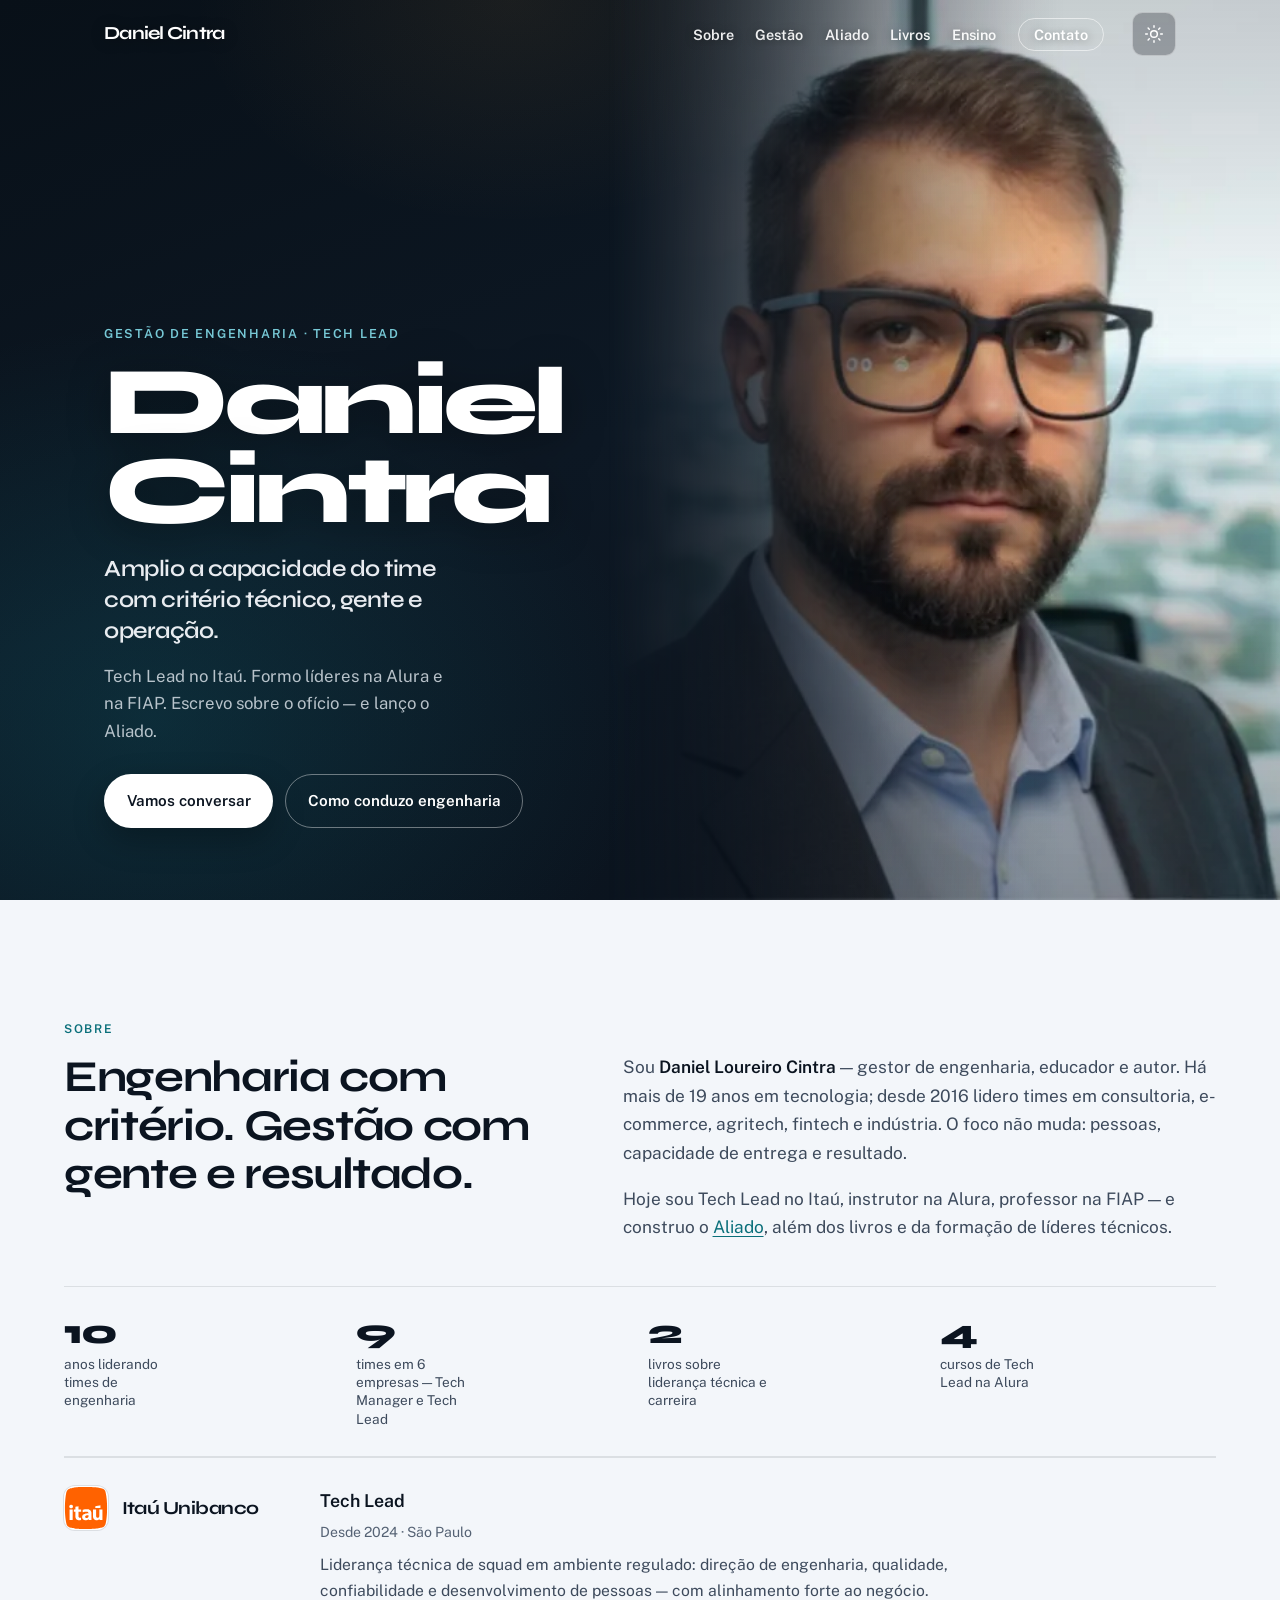
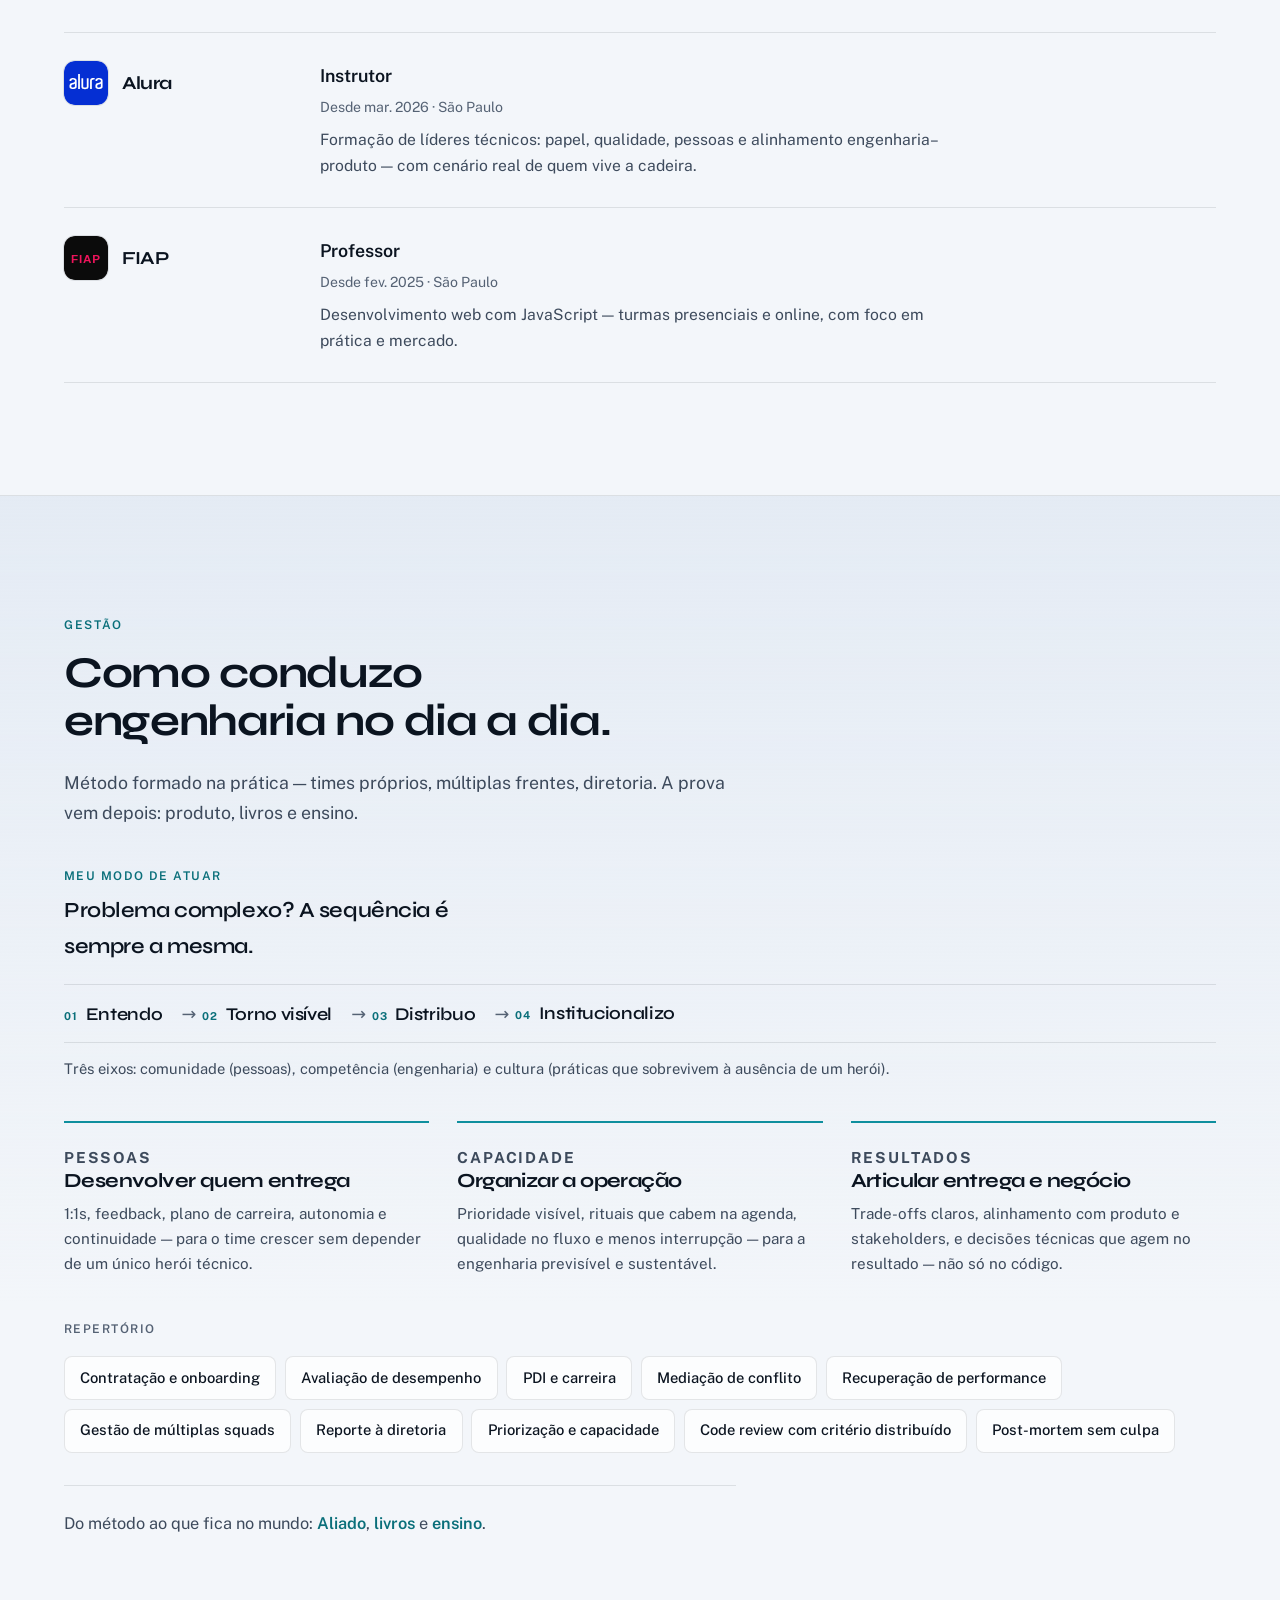
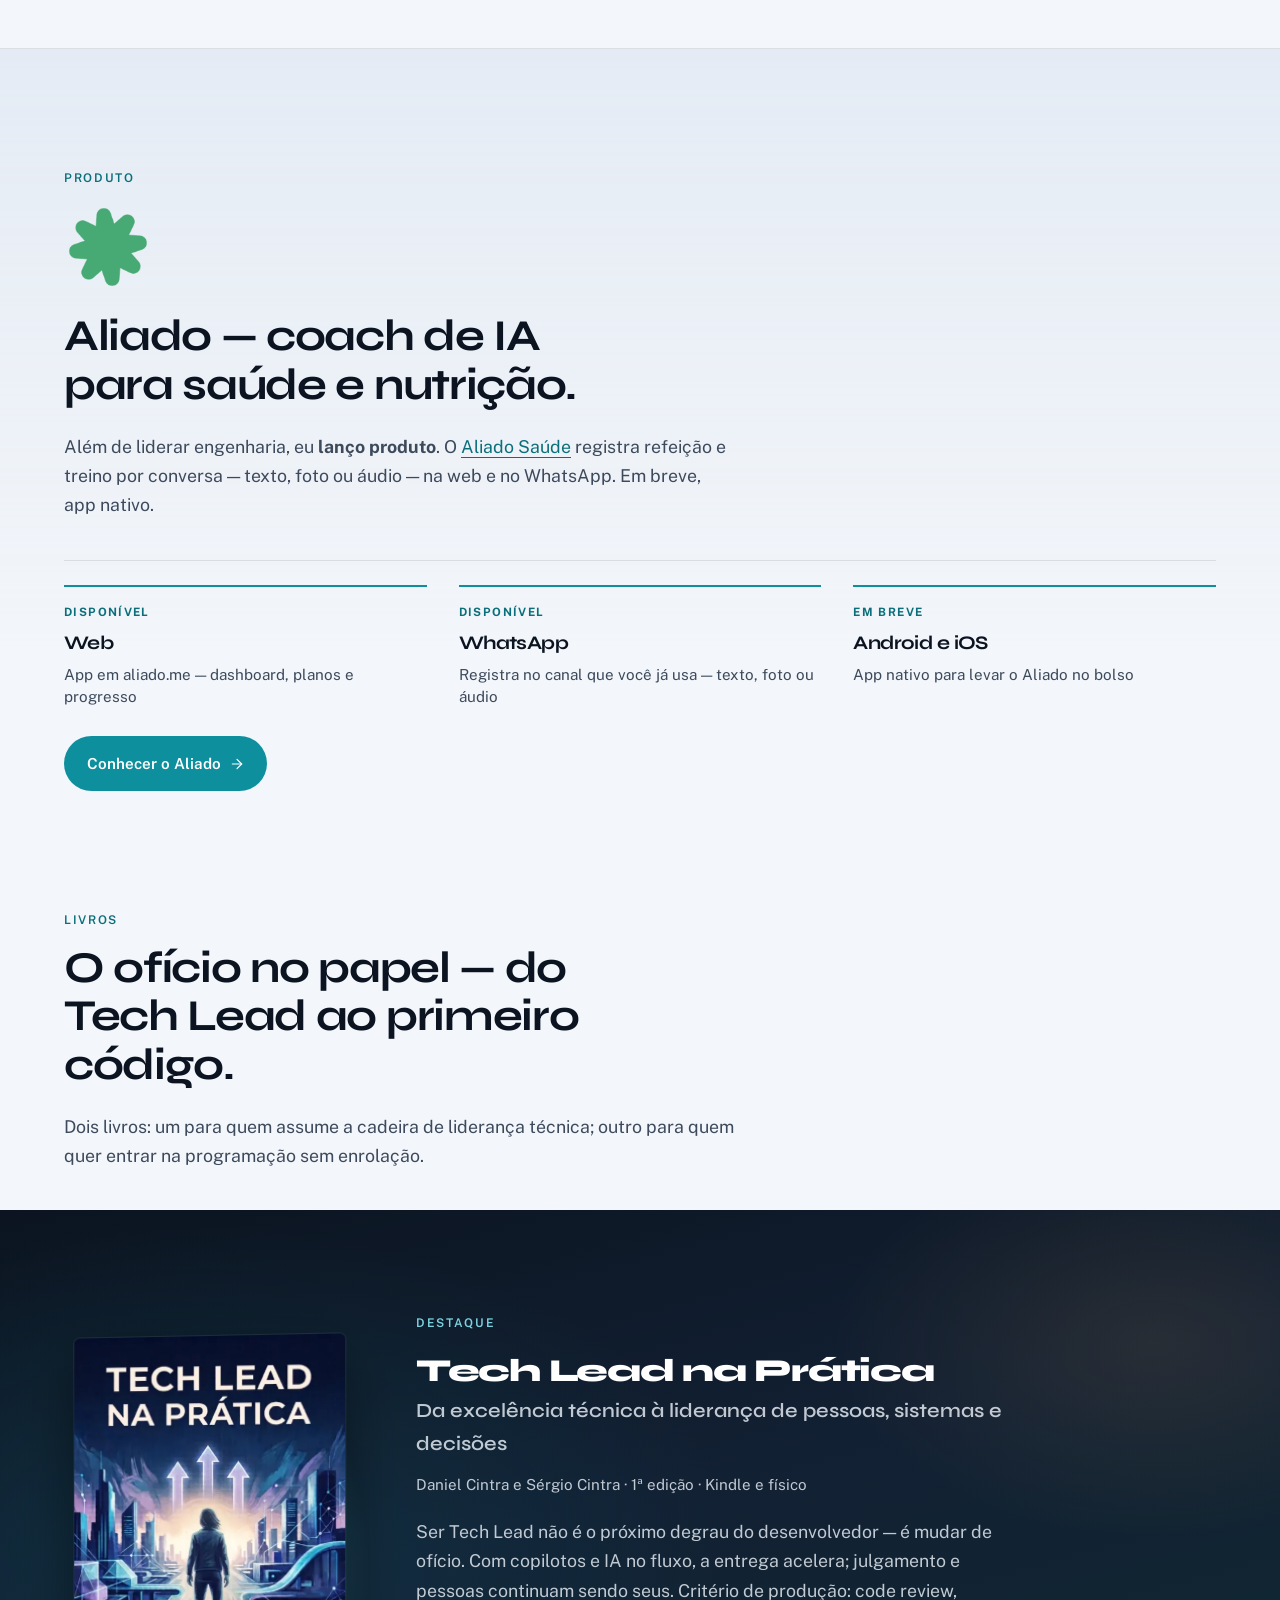
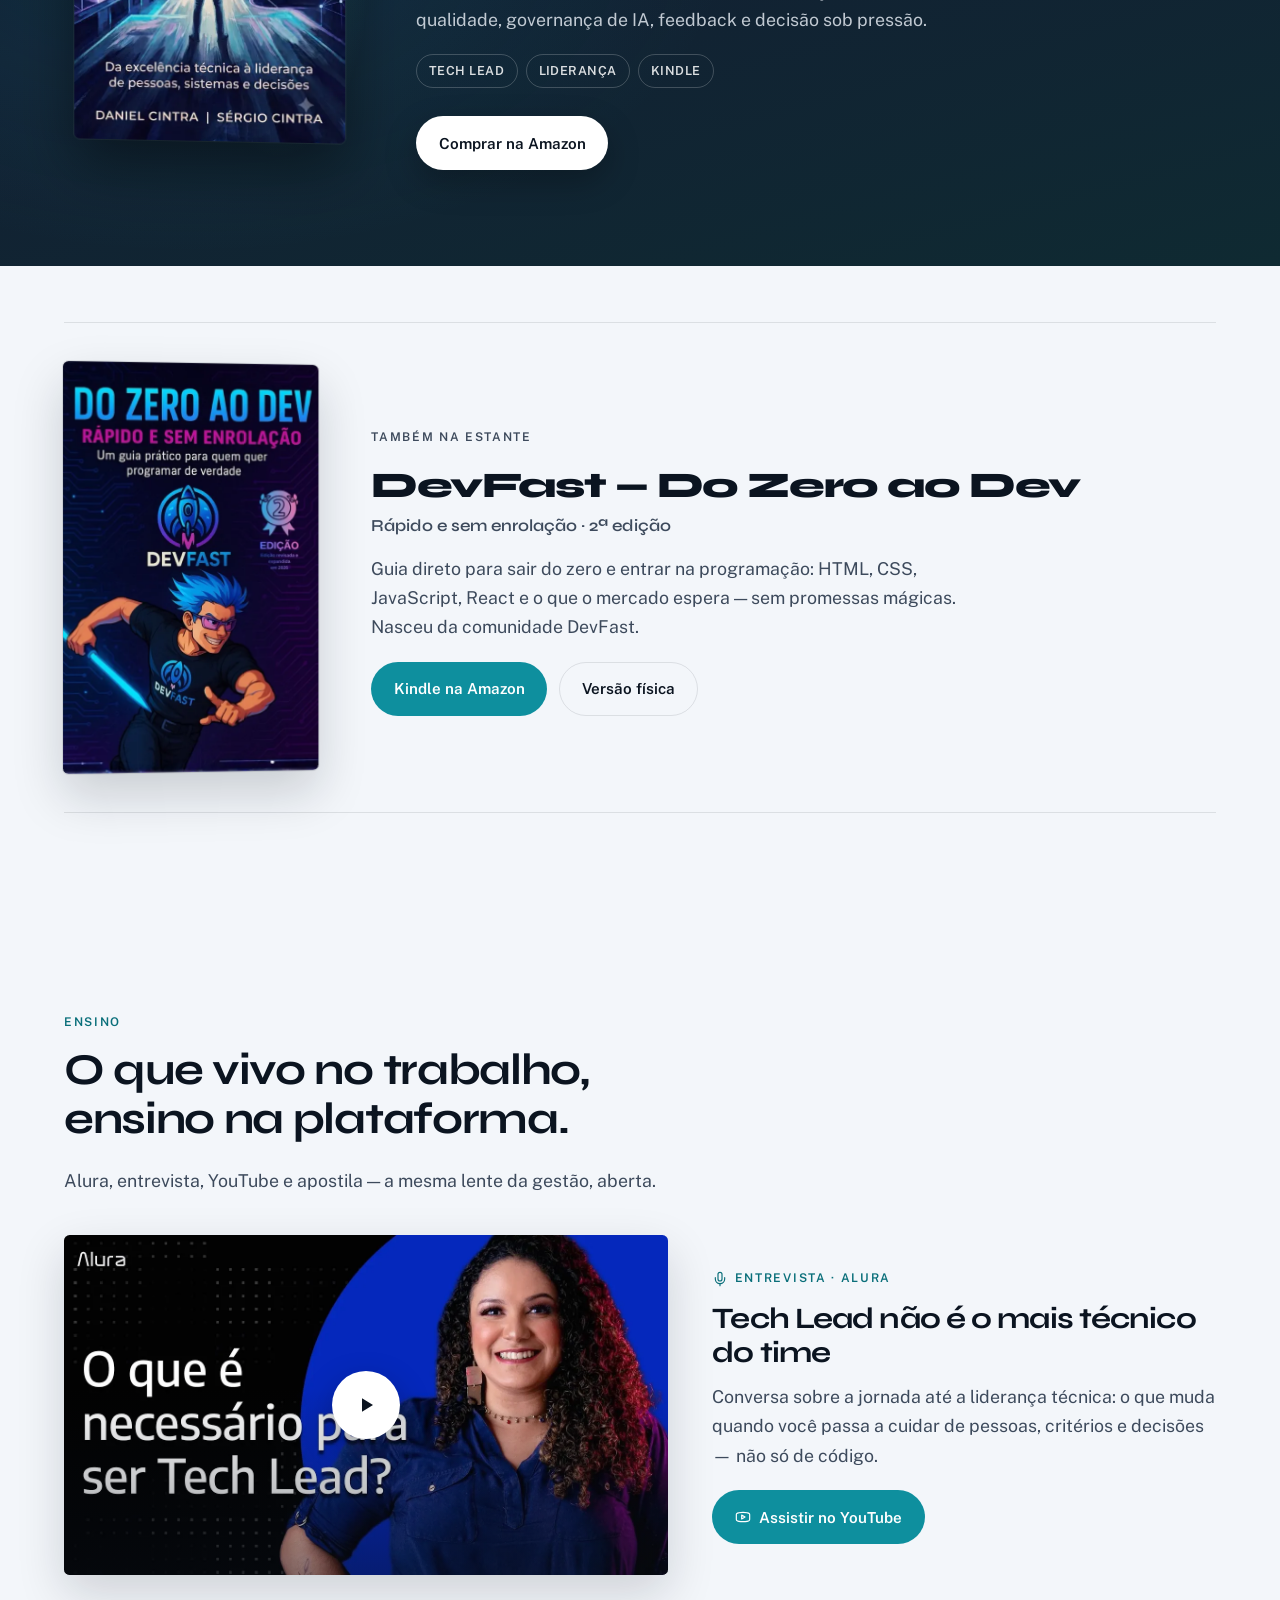
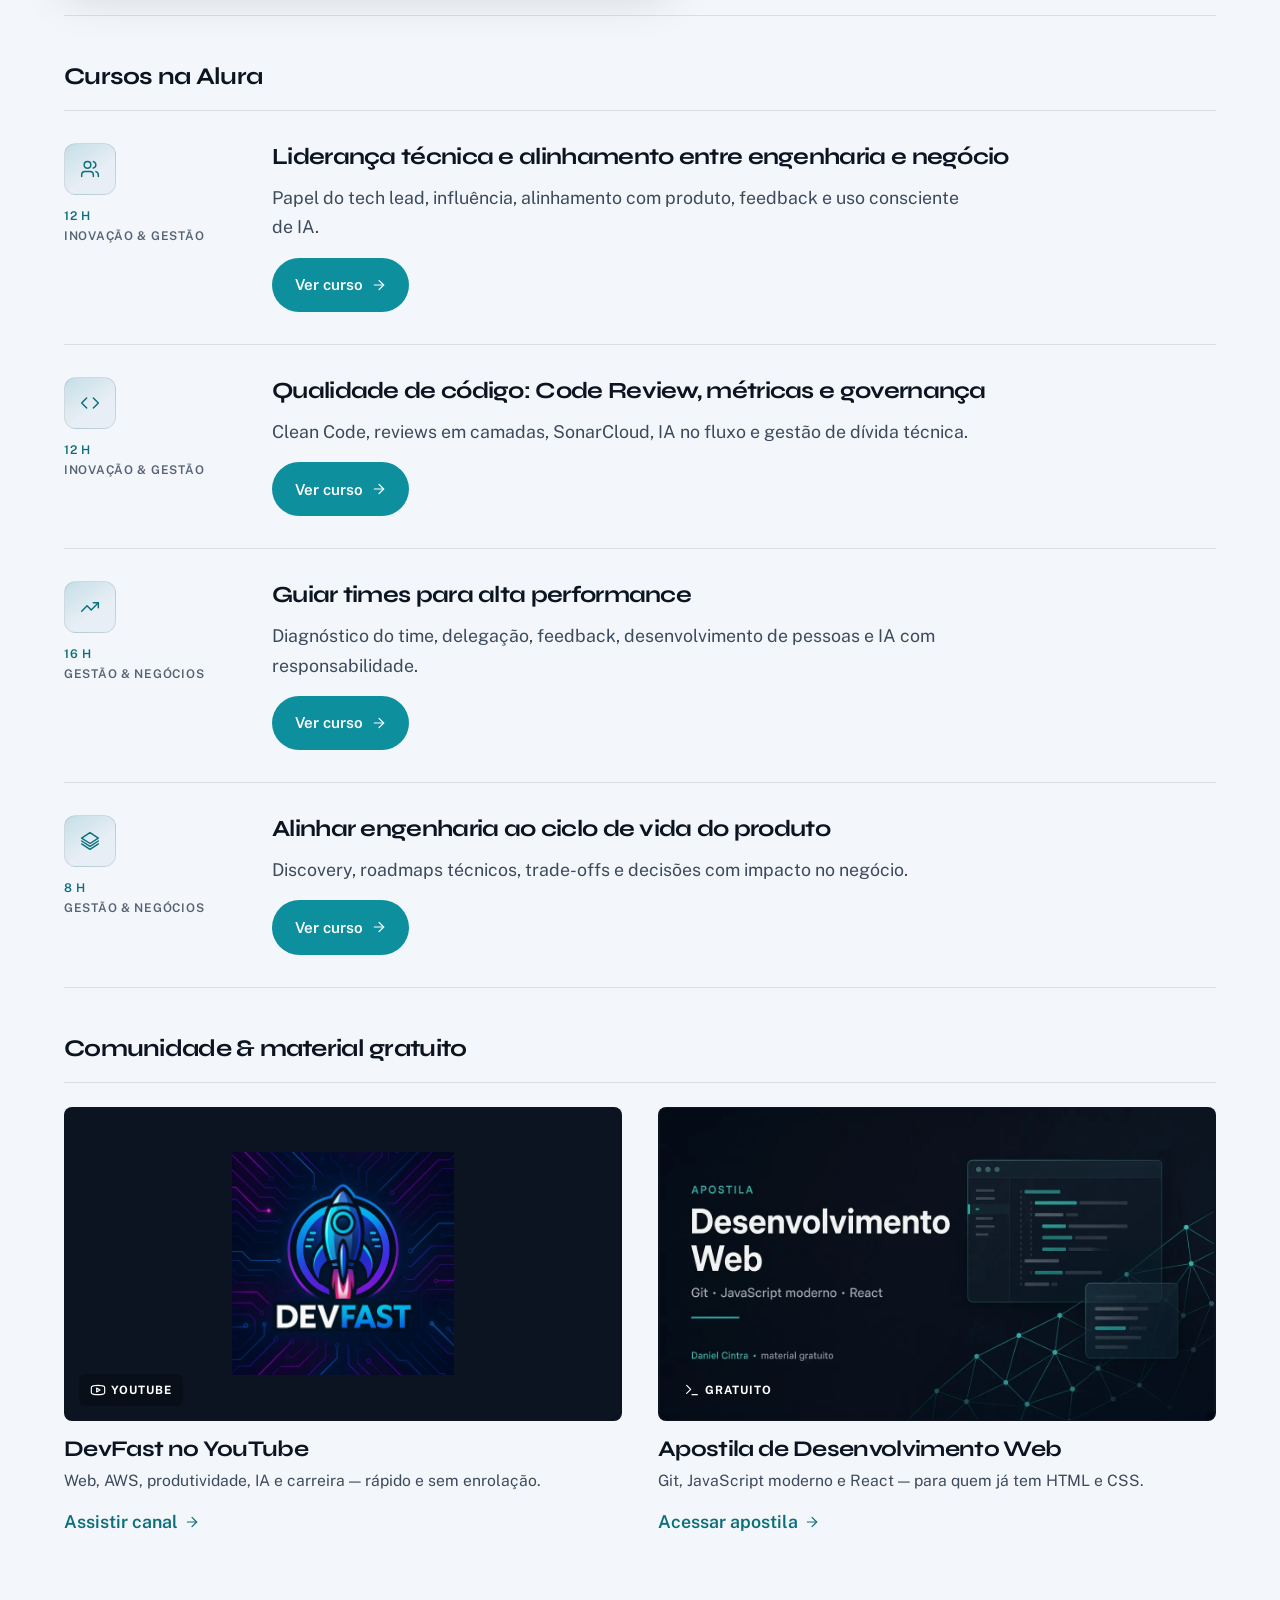
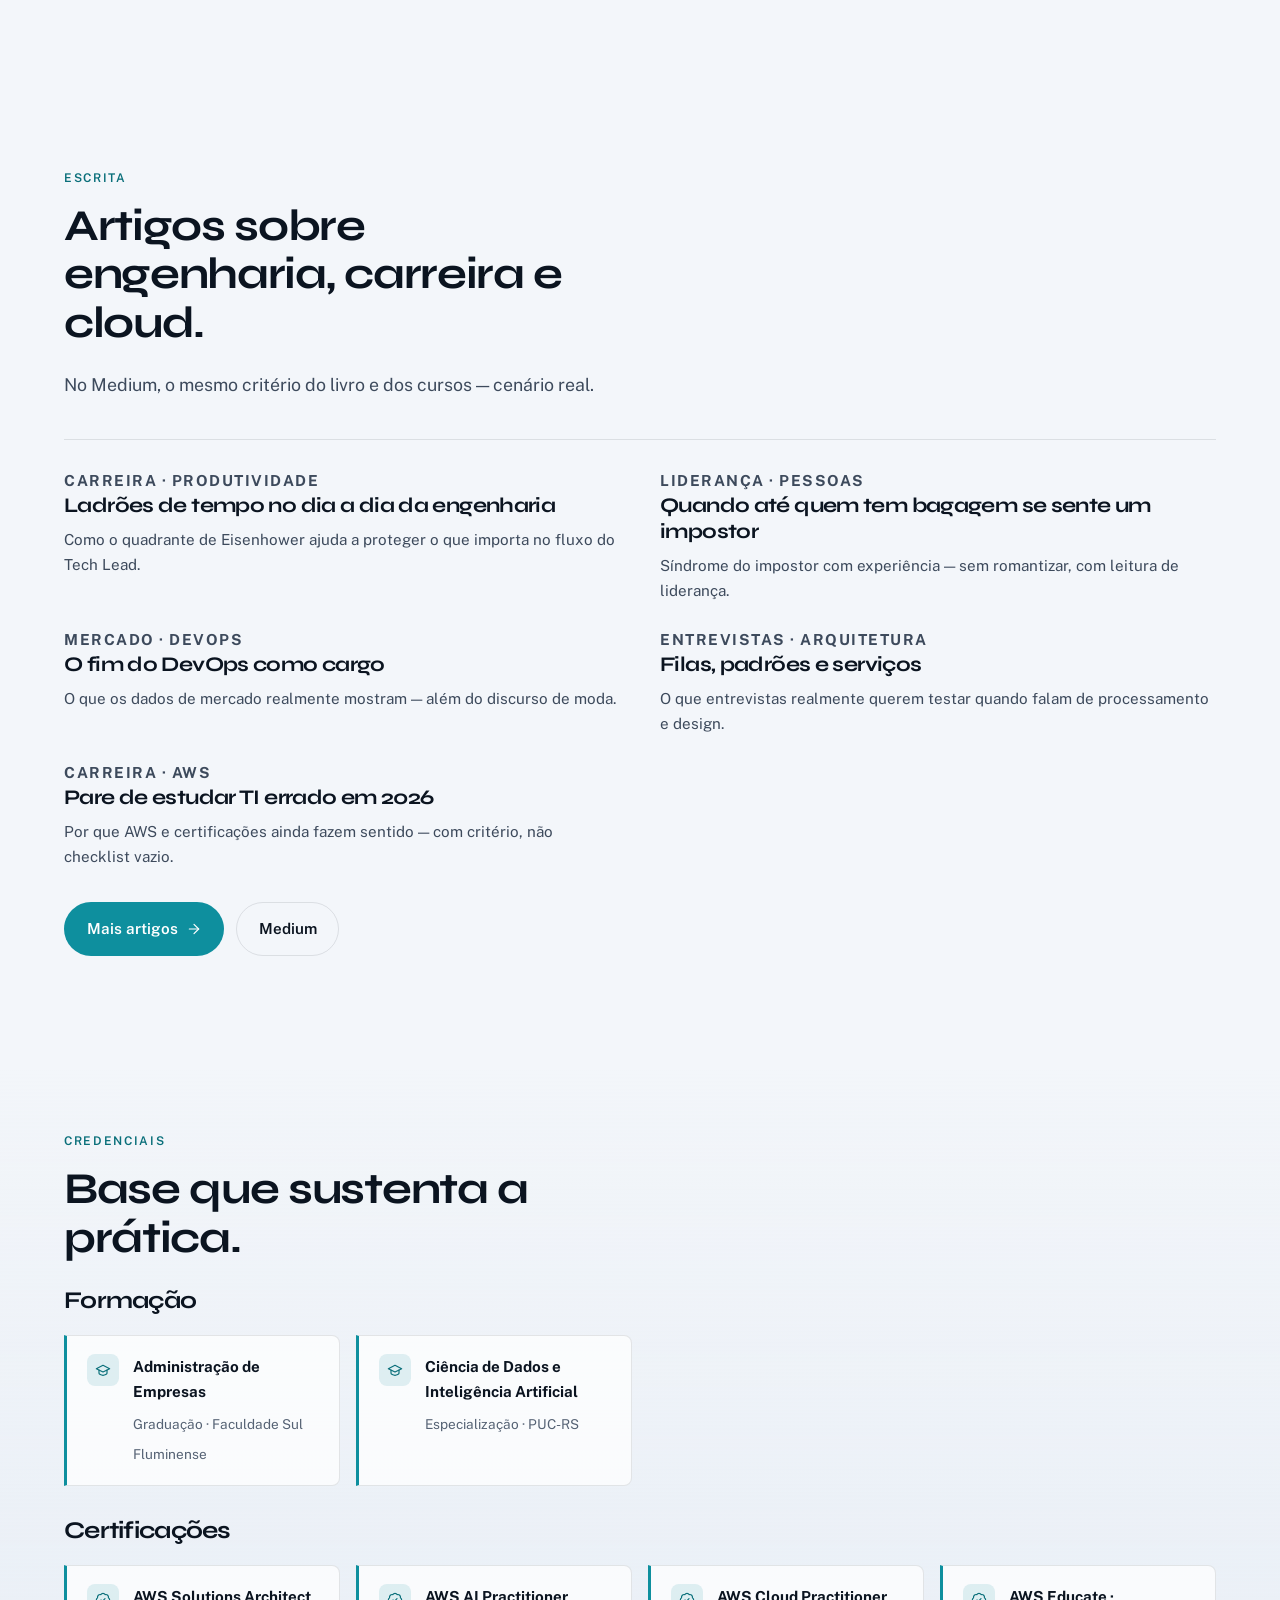
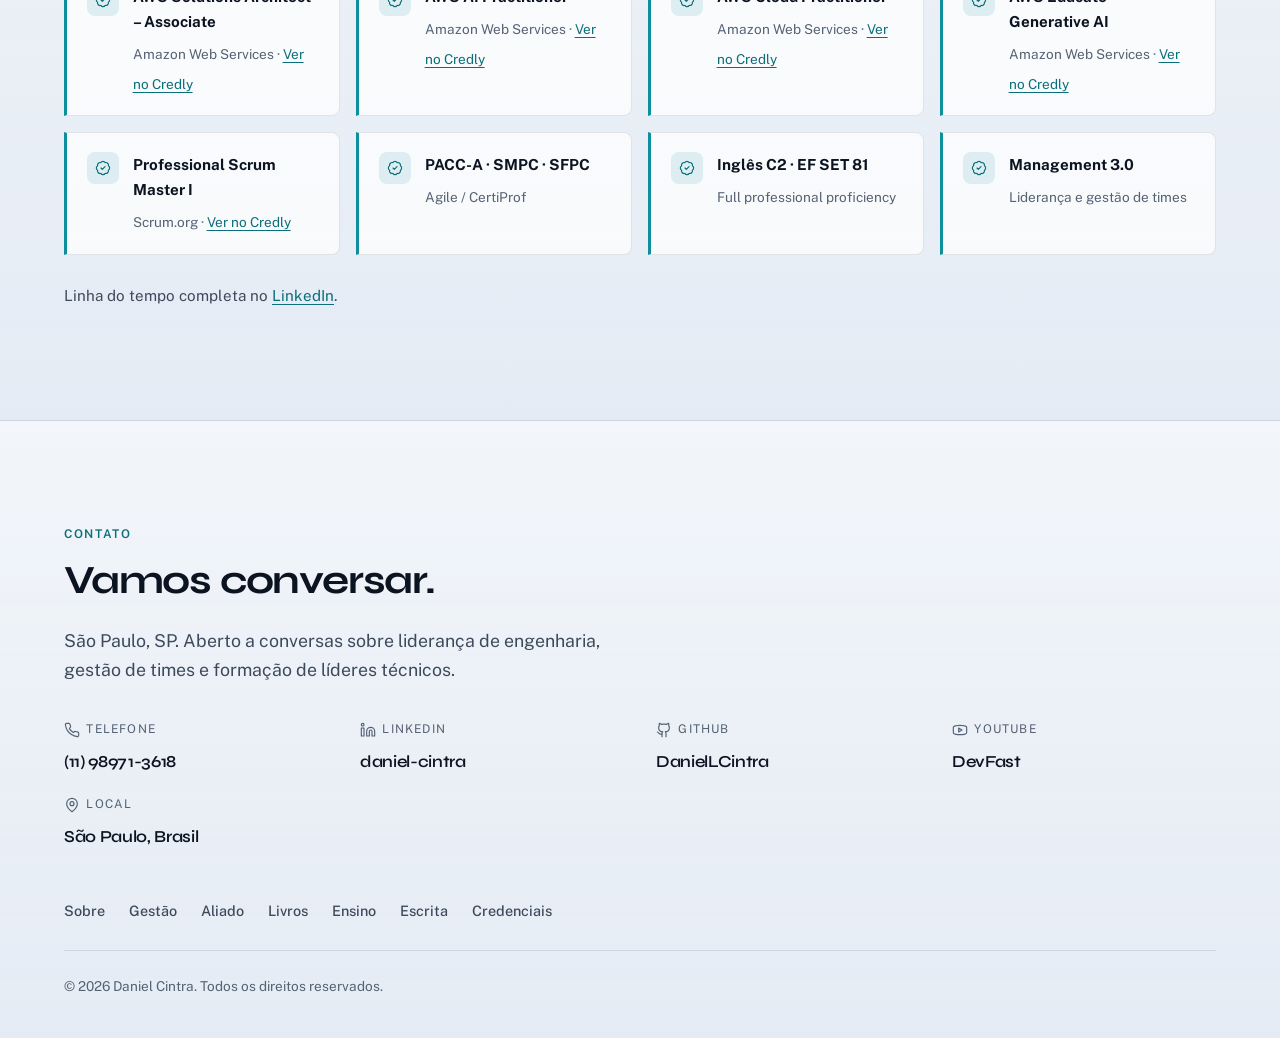
<file: index.html>
<!DOCTYPE html>
<html lang="pt-BR">

<head>
	<meta charset="utf-8" />
	<meta name="viewport" content="width=device-width, initial-scale=1" />
	<title>Daniel Cintra — Gestão de Engenharia & Tech Lead</title>
	<meta name="description"
		content="Daniel Cintra — gestor de engenharia e Tech Lead no Itaú. Instrutor Alura, professor FIAP e autor de Tech Lead na Prática." />
	<meta name="theme-color" content="#f3f6fa" />
	<script>
		(() => {
			try {
				const stored = localStorage.getItem("theme");
				const dark =
					stored === "dark" ||
					(stored !== "light" && window.matchMedia("(prefers-color-scheme: dark)").matches);
				if (dark) document.documentElement.setAttribute("data-theme", "dark");
			} catch (_) {}
		})();
	</script>
	<link rel="canonical" href="https://daniellcintra.github.io/" />
	<meta property="og:type" content="website" />
	<meta property="og:locale" content="pt_BR" />
	<meta property="og:url" content="https://daniellcintra.github.io/" />
	<meta property="og:title" content="Daniel Cintra — Gestão de Engenharia & Tech Lead" />
	<meta property="og:description"
		content="Gestor de engenharia e Tech Lead no Itaú. Instrutor Alura, professor FIAP e autor de Tech Lead na Prática." />
	<meta property="og:image" content="https://daniellcintra.github.io/images/optimized/og-share.jpg" />
	<meta property="og:image:width" content="1200" />
	<meta property="og:image:height" content="630" />
	<meta name="twitter:card" content="summary_large_image" />
	<meta name="twitter:title" content="Daniel Cintra — Gestão de Engenharia & Tech Lead" />
	<meta name="twitter:description"
		content="Gestor de engenharia e Tech Lead no Itaú. Instrutor Alura, professor FIAP e autor." />
	<meta name="twitter:image" content="https://daniellcintra.github.io/images/optimized/og-share.jpg" />
	<link rel="icon" href="favicon.svg" type="image/svg+xml" />
	<link rel="icon" href="images/optimized/favicon-32.png" type="image/png" sizes="32x32" />
	<link rel="apple-touch-icon" href="images/optimized/apple-touch-icon.png" />
	<link rel="preconnect" href="https://fonts.googleapis.com" />
	<link rel="preconnect" href="https://fonts.gstatic.com" crossorigin />
	<link
		href="https://fonts.googleapis.com/css2?family=Public+Sans:ital,wght@0,400;0,500;0,600;0,700;1,400&family=Syne:wght@600;700;800&display=swap"
		rel="stylesheet" />
	<link rel="stylesheet" href="assets/css/site.css" />
</head>

<body>
	<a class="skip-link" href="#conteudo">Ir para o conteúdo</a>
	<svg xmlns="http://www.w3.org/2000/svg" class="svg-sprite" aria-hidden="true" focusable="false">
		<symbol id="i-graduation" viewBox="0 0 24 24" fill="none" stroke="currentColor" stroke-width="1.75"
			stroke-linecap="round" stroke-linejoin="round">
			<path d="M22 10 12 5 2 10l10 5 10-5z" />
			<path d="M6 12v5c0 1 3 3 6 3s6-2 6-3v-5" />
		</symbol>
		<symbol id="i-users" viewBox="0 0 24 24" fill="none" stroke="currentColor" stroke-width="1.75"
			stroke-linecap="round" stroke-linejoin="round">
			<path d="M16 21v-2a4 4 0 0 0-4-4H6a4 4 0 0 0-4 4v2" />
			<circle cx="9" cy="7" r="4" />
			<path d="M22 21v-2a4 4 0 0 0-3-3.87" />
			<path d="M16 3.13a4 4 0 0 1 0 7.75" />
		</symbol>
		<symbol id="i-code" viewBox="0 0 24 24" fill="none" stroke="currentColor" stroke-width="1.75"
			stroke-linecap="round" stroke-linejoin="round">
			<path d="m16 18 6-6-6-6" />
			<path d="m8 6-6 6 6 6" />
		</symbol>
		<symbol id="i-trending" viewBox="0 0 24 24" fill="none" stroke="currentColor" stroke-width="1.75"
			stroke-linecap="round" stroke-linejoin="round">
			<path d="M16 7h6v6" />
			<path d="m22 7-8.5 8.5-5-5L2 17" />
		</symbol>
		<symbol id="i-layers" viewBox="0 0 24 24" fill="none" stroke="currentColor" stroke-width="1.75"
			stroke-linecap="round" stroke-linejoin="round">
			<path d="m12 2 10 6.5-10 6.5L2 8.5 12 2z" />
			<path d="m2 15.5 10 6.5 10-6.5" />
			<path d="m2 12 10 6.5 10-6.5" />
		</symbol>
		<symbol id="i-play" viewBox="0 0 24 24" fill="currentColor">
			<path d="M8 5.14v13.72L19 12 8 5.14z" />
		</symbol>
		<symbol id="i-youtube" viewBox="0 0 24 24" fill="none" stroke="currentColor" stroke-width="1.75"
			stroke-linecap="round" stroke-linejoin="round">
			<path
				d="M2.5 17a2.4 2.4 0 0 1-.5-1.5V8.5A2.4 2.4 0 0 1 2.5 7C4 5.5 8 5 12 5s8 .5 9.5 2a2.4 2.4 0 0 1 .5 1.5v7a2.4 2.4 0 0 1-.5 1.5c-1.5 1.5-5.5 2-9.5 2s-8-.5-9.5-2" />
			<path d="m10 9 5 3-5 3z" />
		</symbol>
		<symbol id="i-terminal" viewBox="0 0 24 24" fill="none" stroke="currentColor" stroke-width="1.75"
			stroke-linecap="round" stroke-linejoin="round">
			<path d="m4 17 6-6-6-6" />
			<path d="M12 19h8" />
		</symbol>
		<symbol id="i-phone" viewBox="0 0 24 24" fill="none" stroke="currentColor" stroke-width="1.75"
			stroke-linecap="round" stroke-linejoin="round">
			<path
				d="M22 16.92v3a2 2 0 0 1-2.18 2 19.79 19.79 0 0 1-8.63-3.07 19.5 19.5 0 0 1-6-6 19.79 19.79 0 0 1-3.07-8.67A2 2 0 0 1 4.11 2h3a2 2 0 0 1 2 1.72c.13.81.36 1.6.7 2.35a2 2 0 0 1-.45 2.11L8.09 9.91a16 16 0 0 0 6 6l1.27-1.27a2 2 0 0 1 2.11-.45c.75.34 1.54.57 2.35.7A2 2 0 0 1 22 16.92z" />
		</symbol>
		<symbol id="i-linkedin" viewBox="0 0 24 24" fill="none" stroke="currentColor" stroke-width="1.75"
			stroke-linecap="round" stroke-linejoin="round">
			<path d="M16 8a6 6 0 0 1 6 6v7h-4v-7a2 2 0 0 0-4 0v7h-4v-7a6 6 0 0 1 6-6z" />
			<rect x="2" y="9" width="4" height="12" />
			<circle cx="4" cy="4" r="2" />
		</symbol>
		<symbol id="i-github" viewBox="0 0 24 24" fill="none" stroke="currentColor" stroke-width="1.75"
			stroke-linecap="round" stroke-linejoin="round">
			<path
				d="M15 22v-4a4.8 4.8 0 0 0-1-3.5c3 0 6-2 6-5.5.08-1.25-.27-2.48-1-3.5.28-1.15.28-2.35 0-3.5 0 0-1 0-3 1.5-2.64-.5-5.36-.5-8 0C6 2 5 2 5 2c-.3 1.15-.3 2.35 0 3.5A5.4 5.4 0 0 0 4 9c0 3.5 3 5.5 6 5.5-.39.49-.68 1.05-.85 1.65S8.93 17.38 9 18v4" />
			<path d="M9 18c-4.5 1.5-4.5-2.5-7-3" />
		</symbol>
		<symbol id="i-map" viewBox="0 0 24 24" fill="none" stroke="currentColor" stroke-width="1.75"
			stroke-linecap="round" stroke-linejoin="round">
			<path d="M20 10c0 6-8 12-8 12s-8-6-8-12a8 8 0 0 1 16 0Z" />
			<circle cx="12" cy="10" r="3" />
		</symbol>
		<symbol id="i-badge" viewBox="0 0 24 24" fill="none" stroke="currentColor" stroke-width="1.75"
			stroke-linecap="round" stroke-linejoin="round">
			<path
				d="M3.85 8.62a4 4 0 0 1 4.78-4.77 4 4 0 0 1 6.74 0 4 4 0 0 1 4.78 4.78 4 4 0 0 1 0 6.74 4 4 0 0 1-4.77 4.78 4 4 0 0 1-6.75 0 4 4 0 0 1-4.78-4.77 4 4 0 0 1 0-6.76Z" />
			<path d="m9 12 2 2 4-4" />
		</symbol>
		<symbol id="i-mic" viewBox="0 0 24 24" fill="none" stroke="currentColor" stroke-width="1.75"
			stroke-linecap="round" stroke-linejoin="round">
			<path d="M12 2a3 3 0 0 0-3 3v7a3 3 0 0 0 6 0V5a3 3 0 0 0-3-3Z" />
			<path d="M19 10v2a7 7 0 0 1-14 0v-2" />
			<line x1="12" x2="12" y1="19" y2="22" />
		</symbol>
		<symbol id="i-arrow" viewBox="0 0 24 24" fill="none" stroke="currentColor" stroke-width="1.75"
			stroke-linecap="round" stroke-linejoin="round">
			<path d="M5 12h14" />
			<path d="m12 5 7 7-7 7" />
		</symbol>
		<symbol id="i-sun" viewBox="0 0 24 24" fill="none" stroke="currentColor" stroke-width="1.75"
			stroke-linecap="round" stroke-linejoin="round">
			<circle cx="12" cy="12" r="4" />
			<path d="M12 2v2M12 20v2M4.93 4.93l1.41 1.41M17.66 17.66l1.41 1.41M2 12h2M20 12h2M4.93 19.07l1.41-1.41M17.66 6.34l1.41-1.41" />
		</symbol>
		<symbol id="i-moon" viewBox="0 0 24 24" fill="none" stroke="currentColor" stroke-width="1.75"
			stroke-linecap="round" stroke-linejoin="round">
			<path d="M21 14.5A8.5 8.5 0 0 1 9.5 3 7 7 0 1 0 21 14.5z" />
		</symbol>
	</svg>

	<div class="bg-mesh" aria-hidden="true"></div>

	<header class="site-header">
		<div class="site-header__inner">
			<a class="brand" href="#topo">Daniel Cintra</a>
			<div class="header-actions">
				<button class="theme-toggle" type="button" aria-label="Ativar tema escuro" data-theme-toggle>
					<svg class="icon theme-toggle__sun" aria-hidden="true"><use href="#i-sun"></use></svg>
					<svg class="icon theme-toggle__moon" aria-hidden="true"><use href="#i-moon"></use></svg>
				</button>
				<button class="nav-toggle" type="button" aria-expanded="false" aria-controls="menu-principal"
					aria-label="Abrir menu">
					<span></span><span></span><span></span>
				</button>
			</div>
			<nav id="menu-principal" aria-label="Principal">
				<ul class="nav-list">
					<li><a href="#sobre">Sobre</a></li>
					<li><a href="#escopo">Gestão</a></li>
					<li><a href="#aliado">Aliado</a></li>
					<li><a href="#livros">Livros</a></li>
					<li><a href="#ensino">Ensino</a></li>
					<li><a class="nav-cta" href="#contato">Contato</a></li>
				</ul>
			</nav>
		</div>
	</header>

	<main id="topo">
		<!-- 1. Quem sou -->
		<section class="hero" aria-label="Apresentação">
			<div class="hero__copy" id="conteudo">
				<div class="hero__copy-inner">
					<p class="hero__eyebrow">Gestão de engenharia · Tech Lead</p>
					<h1 class="hero__name">Daniel Cintra</h1>
					<p class="hero__headline">Amplio a capacidade do time com critério técnico, gente e operação.</p>
					<p class="hero__lede">Tech Lead no Itaú. Formo líderes na Alura e na FIAP. Escrevo sobre o ofício —
						e lanço o Aliado.</p>
					<div class="btn-row">
						<a class="btn btn--primary" href="#contato">Vamos conversar</a>
						<a class="btn btn--ghost" href="#escopo">Como conduzo engenharia</a>
					</div>
				</div>
			</div>
			<div class="hero__visual">
				<picture>
					<source type="image/webp" srcset="images/optimized/profile-640.webp 640w, images/optimized/profile.webp 1200w"
						sizes="(max-width: 900px) 100vw, 50vw" />
					<img src="images/optimized/profile.jpg" width="1200" height="1200"
						alt="Retrato profissional de Daniel Cintra" fetchpriority="high" decoding="async"
						sizes="(max-width: 900px) 100vw, 50vw" />
				</picture>
			</div>
		</section>

		<!-- 2. Quem sou + prova -->
		<section id="sobre" class="section">
			<div class="section__inner reveal">
				<p class="section__label">Sobre</p>
				<div class="about-grid">
					<div>
						<h2 class="section__title">Engenharia com critério. Gestão com gente e resultado.</h2>
					</div>
					<div class="about-body">
						<p>Sou <strong>Daniel Loureiro Cintra</strong> — gestor de engenharia, educador e autor. Há mais
							de 19 anos em tecnologia; desde 2016 lidero times em consultoria, e-commerce, agritech,
							fintech e indústria. O foco não muda: pessoas, capacidade de entrega e resultado.</p>
						<p>Hoje sou Tech Lead no Itaú, instrutor na Alura, professor na FIAP — e construo o
							<a href="#aliado">Aliado</a>, além dos livros e da formação de líderes técnicos.</p>
					</div>
				</div>

				<div class="proof">
					<div class="proof__item">
						<strong>10</strong>
						<span>anos liderando times de engenharia</span>
					</div>
					<div class="proof__item">
						<strong>9</strong>
						<span>times em 6 empresas — Tech Manager e Tech Lead</span>
					</div>
					<div class="proof__item">
						<strong>2</strong>
						<span>livros sobre liderança técnica e carreira</span>
					</div>
					<div class="proof__item">
						<strong>4</strong>
						<span>cursos de Tech Lead na Alura</span>
					</div>
				</div>

				<div class="roles">
					<article class="role">
						<div class="role__org">
							<img class="role__logo" src="images/logos/itau.svg" width="48" height="48" alt=""
								loading="lazy" decoding="async" />
							<span>Itaú Unibanco</span>
						</div>
						<div>
							<p class="role__title">Tech Lead</p>
							<p class="role__meta">Desde 2024 · São Paulo</p>
							<p class="role__desc">Liderança técnica de squad em ambiente regulado: direção de
								engenharia, qualidade, confiabilidade e desenvolvimento de pessoas — com alinhamento
								forte ao negócio.
							</p>
						</div>
					</article>
					<article class="role">
						<div class="role__org">
							<img class="role__logo" src="images/logos/alura-mark.svg" width="48" height="48" alt=""
								loading="lazy" decoding="async" />
							<span>Alura</span>
						</div>
						<div>
							<p class="role__title">Instrutor</p>
							<p class="role__meta">Desde mar. 2026 · São Paulo</p>
							<p class="role__desc">Formação de líderes técnicos: papel, qualidade, pessoas e
								alinhamento engenharia–produto — com cenário real de quem vive a cadeira.</p>
						</div>
					</article>
					<article class="role">
						<div class="role__org">
							<img class="role__logo" src="images/logos/fiap.svg" width="48" height="48" alt=""
								loading="lazy" decoding="async" />
							<span>FIAP</span>
						</div>
						<div>
							<p class="role__title">Professor</p>
							<p class="role__meta">Desde fev. 2025 · São Paulo</p>
							<p class="role__desc">Desenvolvimento web com JavaScript — turmas presenciais e online,
								com foco em prática e mercado.</p>
						</div>
					</article>
				</div>
			</div>
		</section>

		<!-- 3. Como atuo -->
		<section id="escopo" class="section scope">
			<div class="section__inner reveal">
				<p class="section__label">Gestão</p>
				<h2 class="section__title">Como conduzo engenharia no dia a dia.</h2>
				<p class="section__intro">Método formado na prática — times próprios, múltiplas frentes, diretoria.
					A prova vem depois: produto, livros e ensino.</p>

				<div class="method method--in-scope">
					<p class="method__label">Meu modo de atuar</p>
					<p class="method__lead">Problema complexo? A sequência é sempre a mesma.</p>
					<ol class="method__steps">
						<li><strong>Entendo</strong></li>
						<li><strong>Torno visível</strong></li>
						<li><strong>Distribuo</strong></li>
						<li><strong>Institucionalizo</strong></li>
					</ol>
					<p class="method__axis">Três eixos: comunidade (pessoas), competência (engenharia) e cultura
						(práticas que sobrevivem à ausência de um herói).</p>
				</div>

				<div class="scope-grid">
					<article class="scope-card">
						<p class="scope-card__kicker">Pessoas</p>
						<h3 class="scope-card__title">Desenvolver quem entrega</h3>
						<p>1:1s, feedback, plano de carreira, autonomia e continuidade — para o time crescer sem
							depender de um único herói técnico.</p>
					</article>
					<article class="scope-card">
						<p class="scope-card__kicker">Capacidade</p>
						<h3 class="scope-card__title">Organizar a operação</h3>
						<p>Prioridade visível, rituais que cabem na agenda, qualidade no fluxo e menos interrupção —
							para a engenharia previsível e sustentável.</p>
					</article>
					<article class="scope-card">
						<p class="scope-card__kicker">Resultados</p>
						<h3 class="scope-card__title">Articular entrega e negócio</h3>
						<p>Trade-offs claros, alinhamento com produto e stakeholders, e decisões técnicas que
							agem no resultado — não só no código.</p>
					</article>
				</div>

				<div class="scope-toolkit">
					<p class="skills-block__label">Repertório</p>
					<ul class="skills-cloud">
						<li>Contratação e onboarding</li>
						<li>Avaliação de desempenho</li>
						<li>PDI e carreira</li>
						<li>Mediação de conflito</li>
						<li>Recuperação de performance</li>
						<li>Gestão de múltiplas squads</li>
						<li>Reporte à diretoria</li>
						<li>Priorização e capacidade</li>
						<li>Code review com critério distribuído</li>
						<li>Post-mortem sem culpa</li>
					</ul>
				</div>

				<p class="scope-close">Do método ao que fica no mundo:
					<a href="#aliado">Aliado</a>,
					<a href="#livros">livros</a> e
					<a href="#ensino">ensino</a>.</p>
			</div>
		</section>

		<!-- 4. Produto próprio -->
		<section id="aliado" class="section product-band">
			<div class="section__inner reveal">
				<p class="section__label">Produto</p>
				<a class="product-logo" href="https://aliado.me/" target="_blank" rel="noopener noreferrer"
					aria-label="Aliado Saúde — abrir site">
					<img src="images/logos/aliado.png" width="256" height="256" alt=""
						loading="lazy" decoding="async" />
				</a>
				<h2 class="section__title">Aliado — coach de IA para saúde e nutrição.</h2>
				<p class="section__intro">Além de liderar engenharia, eu <strong>lanço produto</strong>. O
					<a href="https://aliado.me/" target="_blank" rel="noopener noreferrer">Aliado Saúde</a> registra
					refeição e treino por conversa — texto, foto ou áudio — na web e no WhatsApp. Em breve, app nativo.</p>

				<ul class="product-channels" aria-label="Onde usar o Aliado">
					<li>
						<span class="product-channels__kicker">Disponível</span>
						<strong>Web</strong>
						<span>App em aliado.me — dashboard, planos e progresso</span>
					</li>
					<li>
						<span class="product-channels__kicker">Disponível</span>
						<strong>WhatsApp</strong>
						<span>Registra no canal que você já usa — texto, foto ou áudio</span>
					</li>
					<li>
						<span class="product-channels__kicker">Em breve</span>
						<strong>Android e iOS</strong>
						<span>App nativo para levar o Aliado no bolso</span>
					</li>
				</ul>

				<div class="btn-row">
					<a class="btn btn--accent" href="https://aliado.me/" target="_blank"
						rel="noopener noreferrer">Conhecer o Aliado
						<svg class="icon icon--sm" aria-hidden="true"><use href="#i-arrow"></use></svg>
					</a>
				</div>
			</div>
		</section>

		<!-- 5. Codifico a prática -->
		<section id="livros" class="books">
			<div class="books__intro section__inner reveal">
				<p class="section__label">Livros</p>
				<h2 class="section__title">O ofício no papel — do Tech Lead ao primeiro código.</h2>
				<p class="section__intro">Dois livros: um para quem assume a cadeira de liderança técnica; outro para
					quem quer entrar na programação sem enrolação.</p>
			</div>

			<div class="book-feature">
				<div class="book-feature__grid reveal">
					<div class="book-cover">
						<picture>
							<source type="image/webp"
								srcset="images/optimized/tech-lead-na-pratica-480.webp 480w, images/optimized/tech-lead-na-pratica.webp 603w"
								sizes="(max-width: 900px) 13.5rem, 16rem" />
							<img src="images/optimized/tech-lead-na-pratica.jpg" width="603" height="900"
								alt="Capa do livro Tech Lead na Prática" loading="lazy" decoding="async" />
						</picture>
					</div>
					<div class="book-feature__copy">
						<p class="section__label">Destaque</p>
						<h3 class="book-feature__name">Tech Lead na Prática</h3>
						<p class="book-feature__sub">Da excelência técnica à liderança de pessoas, sistemas e decisões
						</p>
						<p class="book-authors">Daniel Cintra e Sérgio Cintra · 1ª edição · Kindle e físico</p>
						<p>Ser Tech Lead não é o próximo degrau do desenvolvedor — é mudar de ofício. Com copilotos e IA
							no fluxo, a entrega acelera; julgamento e pessoas continuam sendo seus. Critério de
							produção: code review, qualidade, governança de IA, feedback e decisão sob pressão.</p>
						<ul class="book-tags" aria-label="Temas">
							<li>Tech Lead</li>
							<li>Liderança</li>
							<li>Kindle</li>
						</ul>
						<div class="btn-row">
							<a class="btn btn--primary" href="https://www.amazon.com.br/dp/B0H7JX8TG8" target="_blank"
								rel="noopener noreferrer">Comprar na Amazon</a>
						</div>
					</div>
				</div>
			</div>

			<div class="section books-secondary">
				<div class="section__inner reveal">
					<article class="book-spotlight">
						<div class="book-spotlight__cover">
							<picture>
								<source type="image/webp" srcset="images/optimized/devfast-do-zero-ao-dev.webp" />
								<img src="images/optimized/devfast-do-zero-ao-dev.jpg" width="564" height="900"
									alt="Capa do livro DevFast — Do Zero ao Dev" loading="lazy" decoding="async" />
							</picture>
						</div>
						<div class="book-spotlight__copy">
							<p class="section__label">Também na estante</p>
							<h3 class="book-spotlight__title">DevFast — Do Zero ao Dev</h3>
							<p class="book-spotlight__sub">Rápido e sem enrolação · 2ª edição</p>
							<p>Guia direto para sair do zero e entrar na programação: HTML, CSS, JavaScript, React e o
								que o mercado espera — sem promessas mágicas. Nasceu da comunidade DevFast.</p>
							<div class="btn-row">
								<a class="btn btn--accent" href="https://www.amazon.com.br/dp/B0G5HJSZFK" target="_blank"
									rel="noopener noreferrer">Kindle na Amazon</a>
								<a class="btn btn--ghost" href="https://loja.uiclap.com/titulo/ua138321/" target="_blank"
									rel="noopener noreferrer">Versão física</a>
							</div>
						</div>
					</article>
				</div>
			</div>
		</section>

		<!-- 6. Escalo o conhecimento -->
		<section id="ensino" class="section">
			<div class="section__inner reveal">
				<p class="section__label">Ensino</p>
				<h2 class="section__title">O que vivo no trabalho, ensino na plataforma.</h2>
				<p class="section__intro">Alura, entrevista, YouTube e apostila — a mesma lente da gestão, aberta.</p>

				<article class="interview-inline">
					<a class="interview__thumb"
						href="https://www.youtube.com/watch?v=m4qPmVHfemo&t=30s"
						target="_blank" rel="noopener noreferrer"
						aria-label="Assistir entrevista na Alura">
						<picture>
							<source type="image/webp" srcset="images/optimized/entrevista-alura-tech-lead.webp" />
							<img src="images/optimized/entrevista-alura-tech-lead.jpg" width="1280" height="720"
								alt="Thumbnail da entrevista na Alura" loading="lazy" decoding="async" />
						</picture>
						<span class="interview__play" aria-hidden="true">
							<svg class="icon icon--lg"><use href="#i-play"></use></svg>
						</span>
					</a>
					<div>
						<p class="section__label">
							<svg class="icon icon--sm" aria-hidden="true"><use href="#i-mic"></use></svg>
							Entrevista · Alura
						</p>
						<h3 class="interview-inline__title">Tech Lead não é o mais técnico do time</h3>
						<p>Conversa sobre a jornada até a liderança técnica: o que muda quando você passa a cuidar de
							pessoas, critérios e decisões — não só de código.</p>
						<a class="btn btn--accent" href="https://www.youtube.com/watch?v=m4qPmVHfemo&t=30s"
							target="_blank" rel="noopener noreferrer">
							<svg class="icon icon--sm" aria-hidden="true"><use href="#i-youtube"></use></svg>
							Assistir no YouTube
						</a>
					</div>
				</article>

				<h3 class="subhead">Cursos na Alura</h3>
				<div class="course-list">
					<article class="course">
						<div class="course__aside">
							<span class="icon-tile" aria-hidden="true">
								<svg class="icon"><use href="#i-users"></use></svg>
							</span>
							<div class="course__meta">
								<span>12 h</span>
								<span>Inovação &amp; Gestão</span>
							</div>
						</div>
						<div class="course__body">
							<h3 class="course__title">Liderança técnica e alinhamento entre engenharia e negócio</h3>
							<p class="course__desc">Papel do tech lead, influência, alinhamento com produto, feedback e
								uso consciente de IA.</p>
							<a class="btn btn--accent"
								href="https://www.alura.com.br/curso-online-techlead-lideranca-tecnica" target="_blank"
								rel="noopener noreferrer">
								Ver curso
								<svg class="icon icon--sm" aria-hidden="true"><use href="#i-arrow"></use></svg>
							</a>
						</div>
					</article>
					<article class="course">
						<div class="course__aside">
							<span class="icon-tile" aria-hidden="true">
								<svg class="icon"><use href="#i-code"></use></svg>
							</span>
							<div class="course__meta">
								<span>12 h</span>
								<span>Inovação &amp; Gestão</span>
							</div>
						</div>
						<div class="course__body">
							<h3 class="course__title">Qualidade de código: Code Review, métricas e governança</h3>
							<p class="course__desc">Clean Code, reviews em camadas, SonarCloud, IA no fluxo e gestão de
								dívida técnica.</p>
							<a class="btn btn--accent"
								href="https://www.alura.com.br/curso-online-qualidade-codigo-code-review" target="_blank"
								rel="noopener noreferrer">
								Ver curso
								<svg class="icon icon--sm" aria-hidden="true"><use href="#i-arrow"></use></svg>
							</a>
						</div>
					</article>
					<article class="course">
						<div class="course__aside">
							<span class="icon-tile" aria-hidden="true">
								<svg class="icon"><use href="#i-trending"></use></svg>
							</span>
							<div class="course__meta">
								<span>16 h</span>
								<span>Gestão &amp; Negócios</span>
							</div>
						</div>
						<div class="course__body">
							<h3 class="course__title">Guiar times para alta performance</h3>
							<p class="course__desc">Diagnóstico do time, delegação, feedback, desenvolvimento de pessoas
								e IA com responsabilidade.</p>
							<a class="btn btn--accent"
								href="https://cursos.alura.com.br/course/tech-lead-guiar-times-alta-performance"
								target="_blank" rel="noopener noreferrer">
								Ver curso
								<svg class="icon icon--sm" aria-hidden="true"><use href="#i-arrow"></use></svg>
							</a>
						</div>
					</article>
					<article class="course">
						<div class="course__aside">
							<span class="icon-tile" aria-hidden="true">
								<svg class="icon"><use href="#i-layers"></use></svg>
							</span>
							<div class="course__meta">
								<span>8 h</span>
								<span>Gestão &amp; Negócios</span>
							</div>
						</div>
						<div class="course__body">
							<h3 class="course__title">Alinhar engenharia ao ciclo de vida do produto</h3>
							<p class="course__desc">Discovery, roadmaps técnicos, trade-offs e decisões com impacto no
								negócio.</p>
							<a class="btn btn--accent"
								href="https://cursos.alura.com.br/course/produto-para-techlead-decisao-tecnica"
								target="_blank" rel="noopener noreferrer">
								Ver curso
								<svg class="icon icon--sm" aria-hidden="true"><use href="#i-arrow"></use></svg>
							</a>
						</div>
					</article>
				</div>

				<h3 class="subhead">Comunidade &amp; material gratuito</h3>
				<div class="media-pair">
					<article class="media-card">
						<a class="media-card__visual media-card__visual--logo" href="https://www.youtube.com/@DevFastOficial" target="_blank"
							rel="noopener noreferrer" aria-label="Abrir canal DevFast no YouTube">
							<picture>
								<source type="image/webp" srcset="images/optimized/devfast-youtube.webp" />
								<img src="images/optimized/devfast-youtube.jpg" width="900" height="900"
									alt="Logo do canal DevFast no YouTube" loading="lazy" decoding="async" />
							</picture>
							<span class="media-card__badge" aria-hidden="true">
								<svg class="icon icon--sm"><use href="#i-youtube"></use></svg>
								YouTube
							</span>
						</a>
						<div class="media-card__body">
							<h3 class="media-card__title">DevFast no YouTube</h3>
							<p>Web, AWS, produtividade, IA e carreira — rápido e sem enrolação.</p>
							<a href="https://www.youtube.com/@DevFastOficial" target="_blank"
								rel="noopener noreferrer">Assistir canal
								<svg class="icon icon--sm" aria-hidden="true"><use href="#i-arrow"></use></svg>
							</a>
						</div>
					</article>
					<article class="media-card">
						<a class="media-card__visual" href="https://www.curso-webdev.com/?page=principal" target="_blank"
							rel="noopener noreferrer" aria-label="Abrir apostila de Desenvolvimento Web">
							<picture>
								<source type="image/webp" srcset="images/optimized/apostila-webdev.webp" />
								<img src="images/optimized/apostila-webdev.jpg" width="1280" height="720"
									alt="Capa da Apostila de Desenvolvimento Web" loading="lazy" decoding="async" />
							</picture>
							<span class="media-card__badge" aria-hidden="true">
								<svg class="icon icon--sm"><use href="#i-terminal"></use></svg>
								Gratuito
							</span>
						</a>
						<div class="media-card__body">
							<h3 class="media-card__title">Apostila de Desenvolvimento Web</h3>
							<p>Git, JavaScript moderno e React — para quem já tem HTML e CSS.</p>
							<a href="https://www.curso-webdev.com/?page=principal" target="_blank"
								rel="noopener noreferrer">Acessar apostila
								<svg class="icon icon--sm" aria-hidden="true"><use href="#i-arrow"></use></svg>
							</a>
						</div>
					</article>
				</div>
			</div>
		</section>

		<!-- 7. Continuo no texto -->
		<section id="escrita" class="section">
			<div class="section__inner reveal">
				<p class="section__label">Escrita</p>
				<h2 class="section__title">Artigos sobre engenharia, carreira e cloud.</h2>
				<p class="section__intro">No Medium, o mesmo critério do livro e dos cursos — cenário real.</p>

				<div class="article-list">
					<article class="article">
						<p class="article__meta">Carreira · Produtividade</p>
						<h3 class="article__title">
							<a href="https://medium.com/@danielcintra/ladr%C3%B5es-de-tempo-no-dia-a-dia-da-engenharia-de-software-como-o-quadrante-de-eisenhower-pode-ajudar-4f826063c6d0"
								target="_blank" rel="noopener noreferrer">Ladrões de tempo no dia a dia da engenharia</a>
						</h3>
						<p>Como o quadrante de Eisenhower ajuda a proteger o que importa no fluxo do Tech Lead.</p>
					</article>
					<article class="article">
						<p class="article__meta">Liderança · Pessoas</p>
						<h3 class="article__title">
							<a href="https://medium.com/@danielcintra/quando-at%C3%A9-quem-tem-bagagem-se-sente-um-impostor-d79e79aa718b"
								target="_blank" rel="noopener noreferrer">Quando até quem tem bagagem se sente um impostor</a>
						</h3>
						<p>Síndrome do impostor com experiência — sem romantizar, com leitura de liderança.</p>
					</article>
					<article class="article">
						<p class="article__meta">Mercado · DevOps</p>
						<h3 class="article__title">
							<a href="https://medium.com/@danielcintra/o-fim-do-devops-como-cargo-o-que-os-dados-de-mercado-realmente-mostram-f09b1b604e14"
								target="_blank" rel="noopener noreferrer">O fim do DevOps como cargo</a>
						</h3>
						<p>O que os dados de mercado realmente mostram — além do discurso de moda.</p>
					</article>
					<article class="article">
						<p class="article__meta">Entrevistas · Arquitetura</p>
						<h3 class="article__title">
							<a href="https://medium.com/@danielcintra/filas-padr%C3%B5es-de-processamento-e-servi%C3%A7os-o-que-entrevistas-realmente-querem-testar-fbe2e1955851"
								target="_blank" rel="noopener noreferrer">Filas, padrões e serviços</a>
						</h3>
						<p>O que entrevistas realmente querem testar quando falam de processamento e design.</p>
					</article>
					<article class="article">
						<p class="article__meta">Carreira · AWS</p>
						<h3 class="article__title">
							<a href="https://medium.com/@danielcintra/pare-de-estudar-ti-errado-em-2026-e-por-que-aws-e-certifica%C3%A7%C3%B5es-ainda-fazem-todo-sentido-890238f41965"
								target="_blank" rel="noopener noreferrer">Pare de estudar TI errado em 2026</a>
						</h3>
						<p>Por que AWS e certificações ainda fazem sentido — com critério, não checklist vazio.</p>
					</article>
				</div>

				<p class="article-more btn-row">
					<a class="btn btn--accent" href="artigos.html">Mais artigos
						<svg class="icon icon--sm" aria-hidden="true"><use href="#i-arrow"></use></svg>
					</a>
					<a class="btn btn--ghost" href="https://medium.com/@danielcintra" target="_blank"
						rel="noopener noreferrer">Medium</a>
				</p>
			</div>
		</section>
		<!-- 8. Base (só no rodapé) -->
		<section id="credenciais" class="section section--tight-top creds-band">
			<div class="section__inner reveal">
				<p class="section__label">Credenciais</p>
				<h2 class="section__title">Base que sustenta a prática.</h2>

				<h3 class="subhead">Formação</h3>
				<ul class="certs certs--education">
					<li>
						<span class="icon-badge icon-badge--sm" aria-hidden="true">
							<svg class="icon icon--sm"><use href="#i-graduation"></use></svg>
						</span>
						<div>
							<strong>Administração de Empresas</strong>
							<span>Graduação · Faculdade Sul Fluminense</span>
						</div>
					</li>
					<li>
						<span class="icon-badge icon-badge--sm" aria-hidden="true">
							<svg class="icon icon--sm"><use href="#i-graduation"></use></svg>
						</span>
						<div>
							<strong>Ciência de Dados e Inteligência Artificial</strong>
							<span>Especialização · PUC-RS</span>
						</div>
					</li>
				</ul>

				<h3 class="subhead">Certificações</h3>
				<ul class="certs">
					<li>
						<span class="icon-badge icon-badge--sm" aria-hidden="true">
							<svg class="icon icon--sm"><use href="#i-badge"></use></svg>
						</span>
						<div>
							<strong>AWS Solutions Architect – Associate</strong>
							<span>Amazon Web Services ·
								<a href="https://www.credly.com/earner/earned/share/840e9229-85a2-4b0b-81de-e2a7e96e3834"
									target="_blank" rel="noopener noreferrer">Ver no Credly</a>
							</span>
						</div>
					</li>
					<li>
						<span class="icon-badge icon-badge--sm" aria-hidden="true">
							<svg class="icon icon--sm"><use href="#i-badge"></use></svg>
						</span>
						<div>
							<strong>AWS AI Practitioner</strong>
							<span>Amazon Web Services ·
								<a href="https://www.credly.com/earner/earned/share/3e3f26e9-63d8-49b0-aa58-09f05384a0d6"
									target="_blank" rel="noopener noreferrer">Ver no Credly</a>
							</span>
						</div>
					</li>
					<li>
						<span class="icon-badge icon-badge--sm" aria-hidden="true">
							<svg class="icon icon--sm"><use href="#i-badge"></use></svg>
						</span>
						<div>
							<strong>AWS Cloud Practitioner</strong>
							<span>Amazon Web Services ·
								<a href="https://www.credly.com/earner/earned/share/6004f390-a84a-4258-b4d9-4cb942d4d0dd"
									target="_blank" rel="noopener noreferrer">Ver no Credly</a>
							</span>
						</div>
					</li>
					<li>
						<span class="icon-badge icon-badge--sm" aria-hidden="true">
							<svg class="icon icon--sm"><use href="#i-badge"></use></svg>
						</span>
						<div>
							<strong>AWS Educate · Generative AI</strong>
							<span>Amazon Web Services ·
								<a href="https://www.credly.com/earner/earned/share/7d46e170-5d22-457c-9118-08103af5a7d1"
									target="_blank" rel="noopener noreferrer">Ver no Credly</a>
							</span>
						</div>
					</li>
					<li>
						<span class="icon-badge icon-badge--sm" aria-hidden="true">
							<svg class="icon icon--sm"><use href="#i-badge"></use></svg>
						</span>
						<div>
							<strong>Professional Scrum Master I</strong>
							<span>Scrum.org ·
								<a href="https://www.credly.com/earner/earned/share/95685983-5bed-48a8-bc3a-54c84c715e16"
									target="_blank" rel="noopener noreferrer">Ver no Credly</a>
							</span>
						</div>
					</li>
					<li>
						<span class="icon-badge icon-badge--sm" aria-hidden="true">
							<svg class="icon icon--sm"><use href="#i-badge"></use></svg>
						</span>
						<div>
							<strong>PACC-A · SMPC · SFPC</strong>
							<span>Agile / CertiProf</span>
						</div>
					</li>
					<li>
						<span class="icon-badge icon-badge--sm" aria-hidden="true">
							<svg class="icon icon--sm"><use href="#i-badge"></use></svg>
						</span>
						<div>
							<strong>Inglês C2 · EF SET 81</strong>
							<span>Full professional proficiency</span>
						</div>
					</li>
					<li>
						<span class="icon-badge icon-badge--sm" aria-hidden="true">
							<svg class="icon icon--sm"><use href="#i-badge"></use></svg>
						</span>
						<div>
							<strong>Management 3.0</strong>
							<span>Liderança e gestão de times</span>
						</div>
					</li>
				</ul>
				<p class="certs-note">
					Linha do tempo completa no
					<a href="https://www.linkedin.com/in/daniel-cintra-460a7218/" target="_blank"
						rel="noopener noreferrer">LinkedIn</a>.
				</p>
			</div>
		</section>

	</main>

	<footer id="contato" class="footer">
		<div class="footer__inner reveal">
			<p class="section__label">Contato</p>
			<h2 class="footer__title">Vamos conversar.</h2>
			<p class="footer__lede">São Paulo, SP. Aberto a conversas sobre liderança de engenharia, gestão de times
				e formação de líderes técnicos.</p>
			<ul class="contact-links">
				<li>
					<small>
						<svg class="icon icon--sm" aria-hidden="true"><use href="#i-phone"></use></svg>
						Telefone
					</small>
					<a href="tel:+5511989713618"><strong>(11) 98971-3618</strong></a>
				</li>
				<li>
					<small>
						<svg class="icon icon--sm" aria-hidden="true"><use href="#i-linkedin"></use></svg>
						LinkedIn
					</small>
					<a href="https://www.linkedin.com/in/daniel-cintra-460a7218/" target="_blank"
						rel="noopener noreferrer"><strong>daniel-cintra</strong></a>
				</li>
				<li>
					<small>
						<svg class="icon icon--sm" aria-hidden="true"><use href="#i-github"></use></svg>
						GitHub
					</small>
					<a href="https://github.com/DanielLCintra" target="_blank"
						rel="noopener noreferrer"><strong>DanielLCintra</strong></a>
				</li>
				<li>
					<small>
						<svg class="icon icon--sm" aria-hidden="true"><use href="#i-youtube"></use></svg>
						YouTube
					</small>
					<a href="https://www.youtube.com/@DevFastOficial" target="_blank"
						rel="noopener noreferrer"><strong>DevFast</strong></a>
				</li>
				<li>
					<small>
						<svg class="icon icon--sm" aria-hidden="true"><use href="#i-map"></use></svg>
						Local
					</small>
					<span><strong>São Paulo, Brasil</strong></span>
				</li>
			</ul>
			<nav class="footer-nav" aria-label="Secundária">
				<a href="#sobre">Sobre</a>
				<a href="#escopo">Gestão</a>
				<a href="#aliado">Aliado</a>
				<a href="#livros">Livros</a>
				<a href="#ensino">Ensino</a>
				<a href="#escrita">Escrita</a>
				<a href="#credenciais">Credenciais</a>
			</nav>
			<p class="footer__copy">&copy; <span id="year"></span> Daniel Cintra. Todos os direitos reservados.</p>
		</div>
	</footer>

	<script>
		document.getElementById("year").textContent = new Date().getFullYear();
	</script>
	<script src="assets/js/site.js" defer></script>
</body>

</html>
</file>
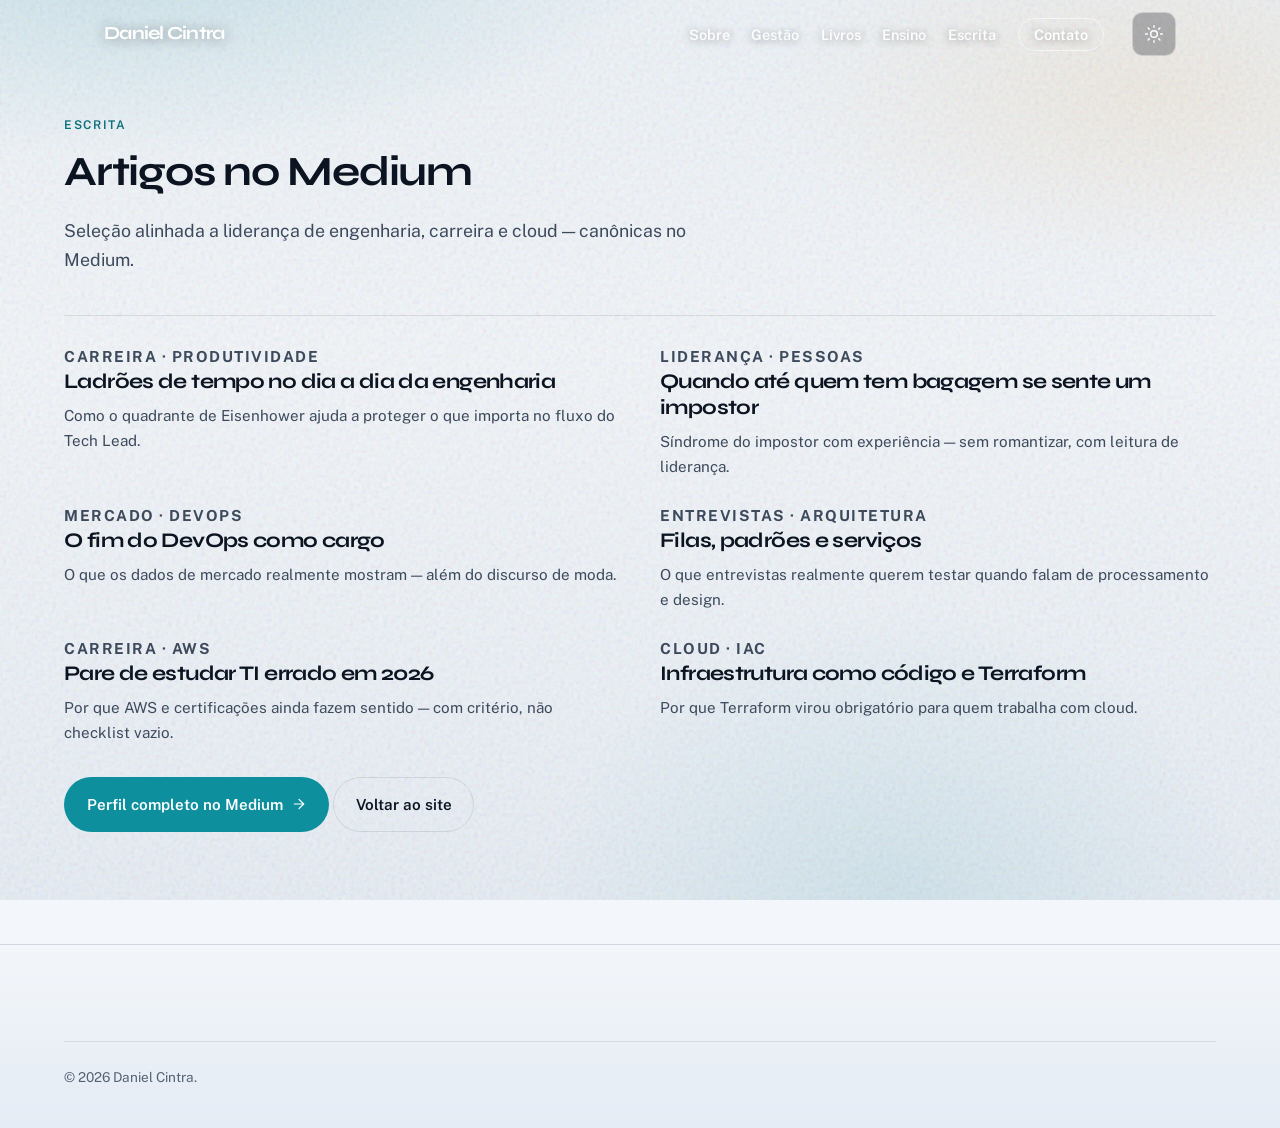
<file: artigos.html>
<!DOCTYPE html>
<html lang="pt-BR">

<head>
	<meta charset="utf-8" />
	<meta name="viewport" content="width=device-width, initial-scale=1" />
	<title>Artigos — Daniel Cintra</title>
	<meta name="description"
		content="Artigos de Daniel Cintra sobre liderança de engenharia, carreira, cloud AWS e entrevistas técnicas." />
	<meta name="theme-color" content="#f3f6fa" />
	<script>
		(() => {
			try {
				const stored = localStorage.getItem("theme");
				const dark =
					stored === "dark" ||
					(stored !== "light" && window.matchMedia("(prefers-color-scheme: dark)").matches);
				if (dark) document.documentElement.setAttribute("data-theme", "dark");
			} catch (_) {}
		})();
	</script>
	<link rel="canonical" href="https://daniellcintra.github.io/artigos.html" />
	<meta property="og:type" content="website" />
	<meta property="og:locale" content="pt_BR" />
	<meta property="og:url" content="https://daniellcintra.github.io/artigos.html" />
	<meta property="og:title" content="Artigos — Daniel Cintra" />
	<meta property="og:description"
		content="Liderança de engenharia, carreira, cloud AWS e entrevistas — publicações no Medium." />
	<meta property="og:image" content="https://daniellcintra.github.io/images/optimized/og-share.jpg" />
	<link rel="icon" href="favicon.svg" type="image/svg+xml" />
	<link rel="icon" href="images/optimized/favicon-32.png" type="image/png" sizes="32x32" />
	<link rel="preconnect" href="https://fonts.googleapis.com" />
	<link rel="preconnect" href="https://fonts.gstatic.com" crossorigin />
	<link
		href="https://fonts.googleapis.com/css2?family=Public+Sans:ital,wght@0,400;0,500;0,600;0,700;1,400&family=Syne:wght@600;700;800&display=swap"
		rel="stylesheet" />
	<link rel="stylesheet" href="assets/css/site.css" />
</head>

<body class="page-articles">
	<a class="skip-link" href="#conteudo">Ir para o conteúdo</a>
	<svg xmlns="http://www.w3.org/2000/svg" class="svg-sprite" aria-hidden="true" focusable="false">
		<symbol id="i-arrow" viewBox="0 0 24 24" fill="none" stroke="currentColor" stroke-width="1.75"
			stroke-linecap="round" stroke-linejoin="round">
			<path d="M5 12h14" />
			<path d="m12 5 7 7-7 7" />
		</symbol>
		<symbol id="i-sun" viewBox="0 0 24 24" fill="none" stroke="currentColor" stroke-width="1.75"
			stroke-linecap="round" stroke-linejoin="round">
			<circle cx="12" cy="12" r="4" />
			<path
				d="M12 2v2M12 20v2M4.93 4.93l1.41 1.41M17.66 17.66l1.41 1.41M2 12h2M20 12h2M4.93 19.07l1.41-1.41M17.66 6.34l1.41-1.41" />
		</symbol>
		<symbol id="i-moon" viewBox="0 0 24 24" fill="none" stroke="currentColor" stroke-width="1.75"
			stroke-linecap="round" stroke-linejoin="round">
			<path d="M21 14.5A8.5 8.5 0 0 1 9.5 3 7 7 0 1 0 21 14.5z" />
		</symbol>
	</svg>

	<div class="bg-mesh" aria-hidden="true"></div>

	<header class="site-header is-scrolled">
		<div class="site-header__inner">
			<a class="brand" href="index.html">Daniel Cintra</a>
			<div class="header-actions">
				<button class="theme-toggle" type="button" aria-label="Ativar tema escuro" data-theme-toggle>
					<svg class="icon theme-toggle__sun" aria-hidden="true"><use href="#i-sun"></use></svg>
					<svg class="icon theme-toggle__moon" aria-hidden="true"><use href="#i-moon"></use></svg>
				</button>
				<button class="nav-toggle" type="button" aria-expanded="false" aria-controls="menu-principal"
					aria-label="Abrir menu">
					<span></span><span></span><span></span>
				</button>
			</div>
			<nav id="menu-principal" aria-label="Principal">
				<ul class="nav-list">
					<li><a href="index.html#sobre">Sobre</a></li>
					<li><a href="index.html#escopo">Gestão</a></li>
					<li><a href="index.html#livros">Livros</a></li>
					<li><a href="index.html#ensino">Ensino</a></li>
					<li><a href="artigos.html" aria-current="page">Escrita</a></li>
					<li><a class="nav-cta" href="index.html#contato">Contato</a></li>
				</ul>
			</nav>
		</div>
	</header>

	<main id="conteudo" class="section">
		<div class="section__inner reveal is-visible">
			<p class="section__label">Escrita</p>
			<h1 class="section__title">Artigos no Medium</h1>
			<p class="section__intro">Seleção alinhada a liderança de engenharia, carreira e cloud — canônicas no
				Medium.</p>

			<div class="article-list">
				<article class="article">
					<p class="article__meta">Carreira · Produtividade</p>
					<h2 class="article__title">
						<a href="https://medium.com/@danielcintra/ladr%C3%B5es-de-tempo-no-dia-a-dia-da-engenharia-de-software-como-o-quadrante-de-eisenhower-pode-ajudar-4f826063c6d0"
							target="_blank" rel="noopener noreferrer">Ladrões de tempo no dia a dia da engenharia</a>
					</h2>
					<p>Como o quadrante de Eisenhower ajuda a proteger o que importa no fluxo do Tech Lead.</p>
				</article>
				<article class="article">
					<p class="article__meta">Liderança · Pessoas</p>
					<h2 class="article__title">
						<a href="https://medium.com/@danielcintra/quando-at%C3%A9-quem-tem-bagagem-se-sente-um-impostor-d79e79aa718b"
							target="_blank" rel="noopener noreferrer">Quando até quem tem bagagem se sente um impostor</a>
					</h2>
					<p>Síndrome do impostor com experiência — sem romantizar, com leitura de liderança.</p>
				</article>
				<article class="article">
					<p class="article__meta">Mercado · DevOps</p>
					<h2 class="article__title">
						<a href="https://medium.com/@danielcintra/o-fim-do-devops-como-cargo-o-que-os-dados-de-mercado-realmente-mostram-f09b1b604e14"
							target="_blank" rel="noopener noreferrer">O fim do DevOps como cargo</a>
					</h2>
					<p>O que os dados de mercado realmente mostram — além do discurso de moda.</p>
				</article>
				<article class="article">
					<p class="article__meta">Entrevistas · Arquitetura</p>
					<h2 class="article__title">
						<a href="https://medium.com/@danielcintra/filas-padr%C3%B5es-de-processamento-e-servi%C3%A7os-o-que-entrevistas-realmente-querem-testar-fbe2e1955851"
							target="_blank" rel="noopener noreferrer">Filas, padrões e serviços</a>
					</h2>
					<p>O que entrevistas realmente querem testar quando falam de processamento e design.</p>
				</article>
				<article class="article">
					<p class="article__meta">Carreira · AWS</p>
					<h2 class="article__title">
						<a href="https://medium.com/@danielcintra/pare-de-estudar-ti-errado-em-2026-e-por-que-aws-e-certifica%C3%A7%C3%B5es-ainda-fazem-todo-sentido-890238f41965"
							target="_blank" rel="noopener noreferrer">Pare de estudar TI errado em 2026</a>
					</h2>
					<p>Por que AWS e certificações ainda fazem sentido — com critério, não checklist vazio.</p>
				</article>
				<article class="article">
					<p class="article__meta">Cloud · IaC</p>
					<h2 class="article__title">
						<a href="https://medium.com/@danielcintra/infraestrutura-como-c%C3%B3digo-por-que-terraform-virou-obrigat%C3%B3rio-para-quem-trabalha-com-cloud-em-0a4a7601ad16"
							target="_blank" rel="noopener noreferrer">Infraestrutura como código e Terraform</a>
					</h2>
					<p>Por que Terraform virou obrigatório para quem trabalha com cloud.</p>
				</article>
			</div>

			<p class="article-more">
				<a class="btn btn--accent" href="https://medium.com/@danielcintra" target="_blank"
					rel="noopener noreferrer">Perfil completo no Medium
					<svg class="icon icon--sm" aria-hidden="true"><use href="#i-arrow"></use></svg>
				</a>
				<a class="btn btn--ghost" href="index.html">Voltar ao site</a>
			</p>
		</div>
	</main>

	<footer class="footer">
		<div class="footer__inner">
			<p class="footer__copy">&copy; <span id="year"></span> Daniel Cintra.</p>
		</div>
	</footer>

	<script>
		document.getElementById("year").textContent = new Date().getFullYear();
	</script>
	<script src="assets/js/site.js" defer></script>
</body>

</html>
</file>
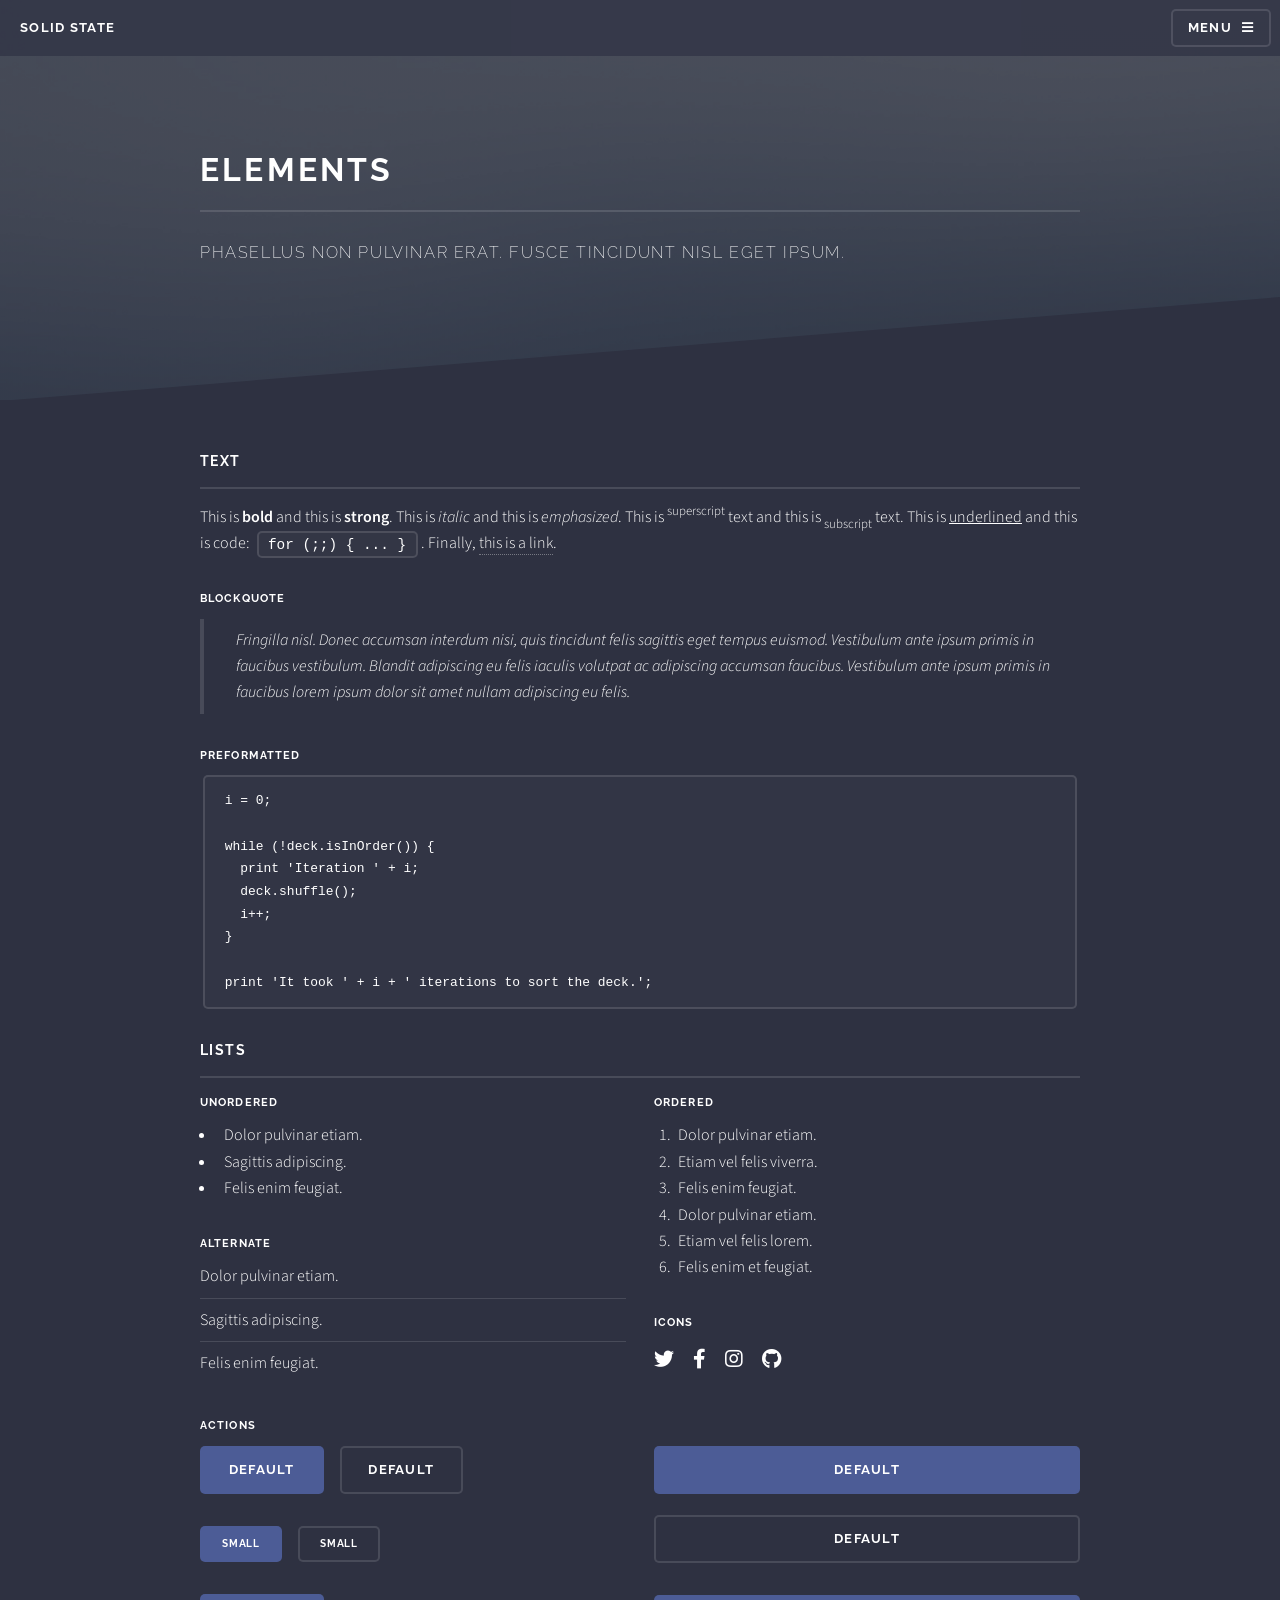
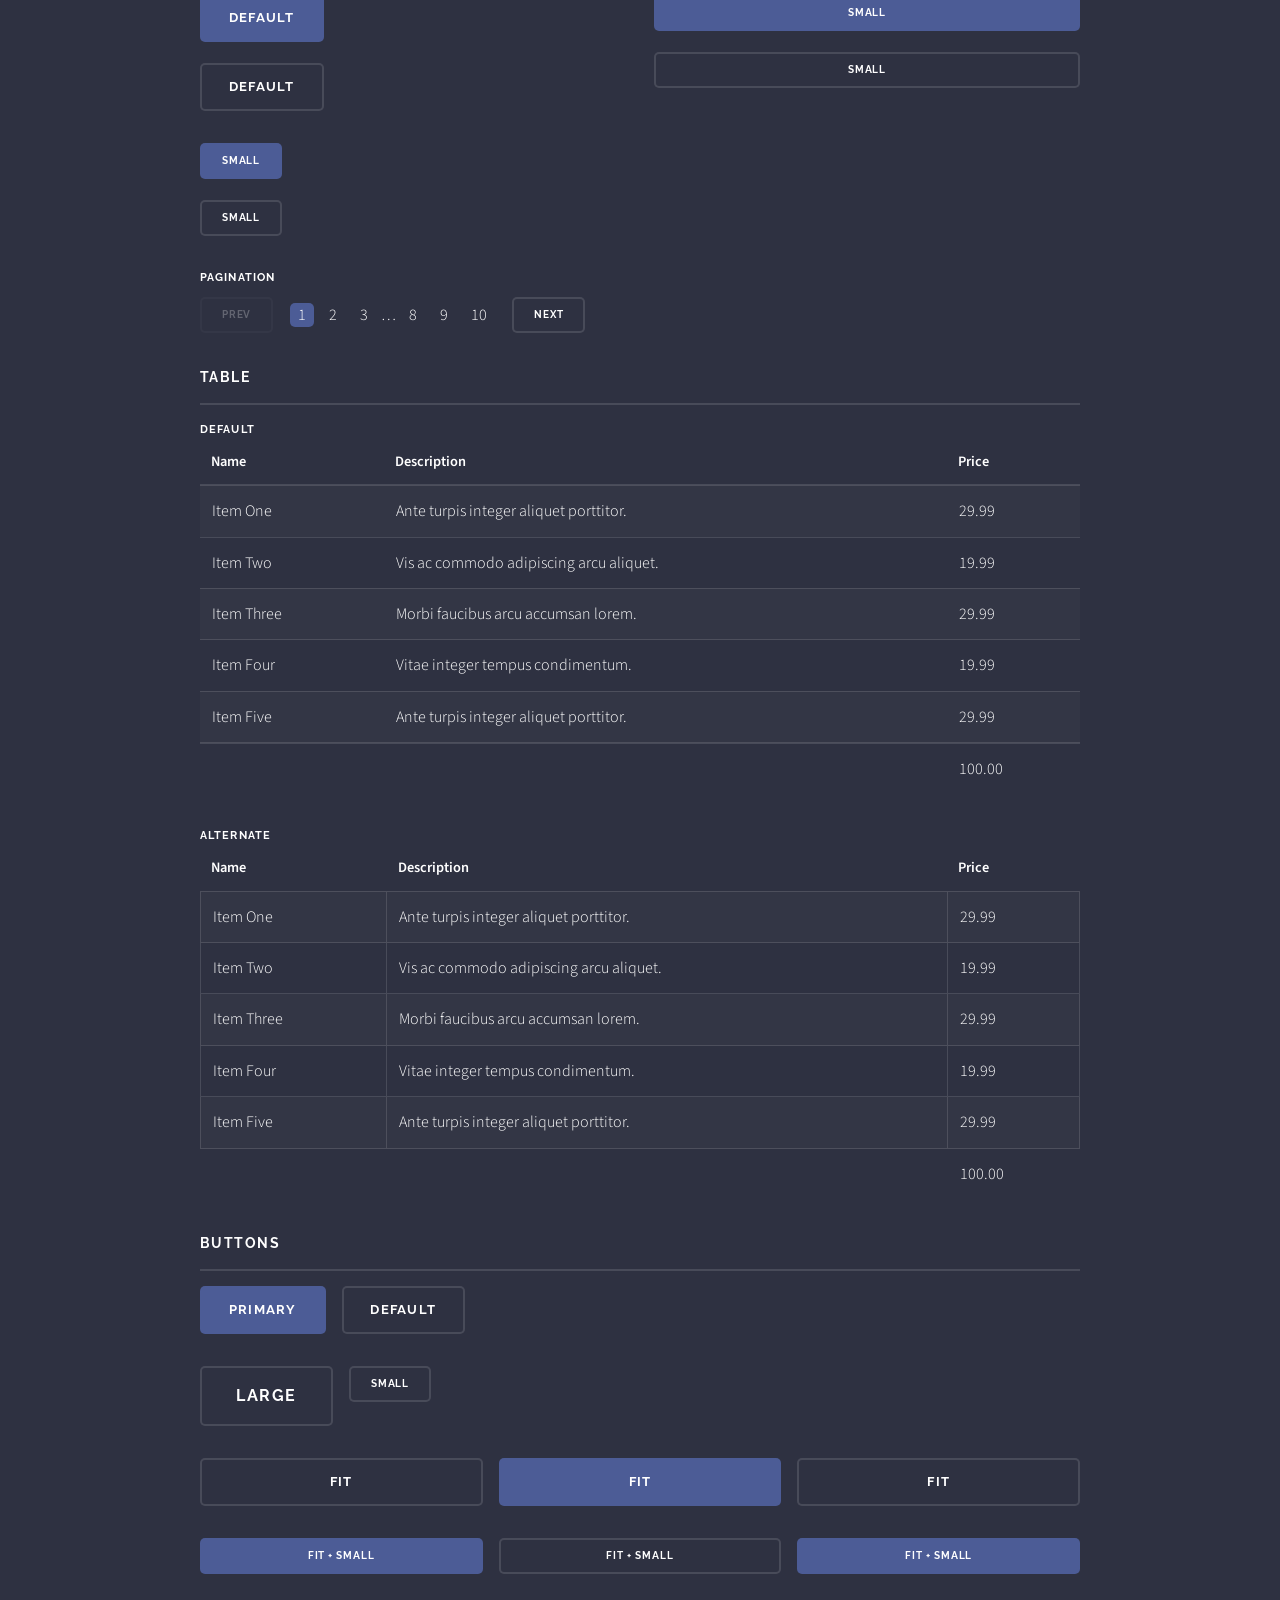
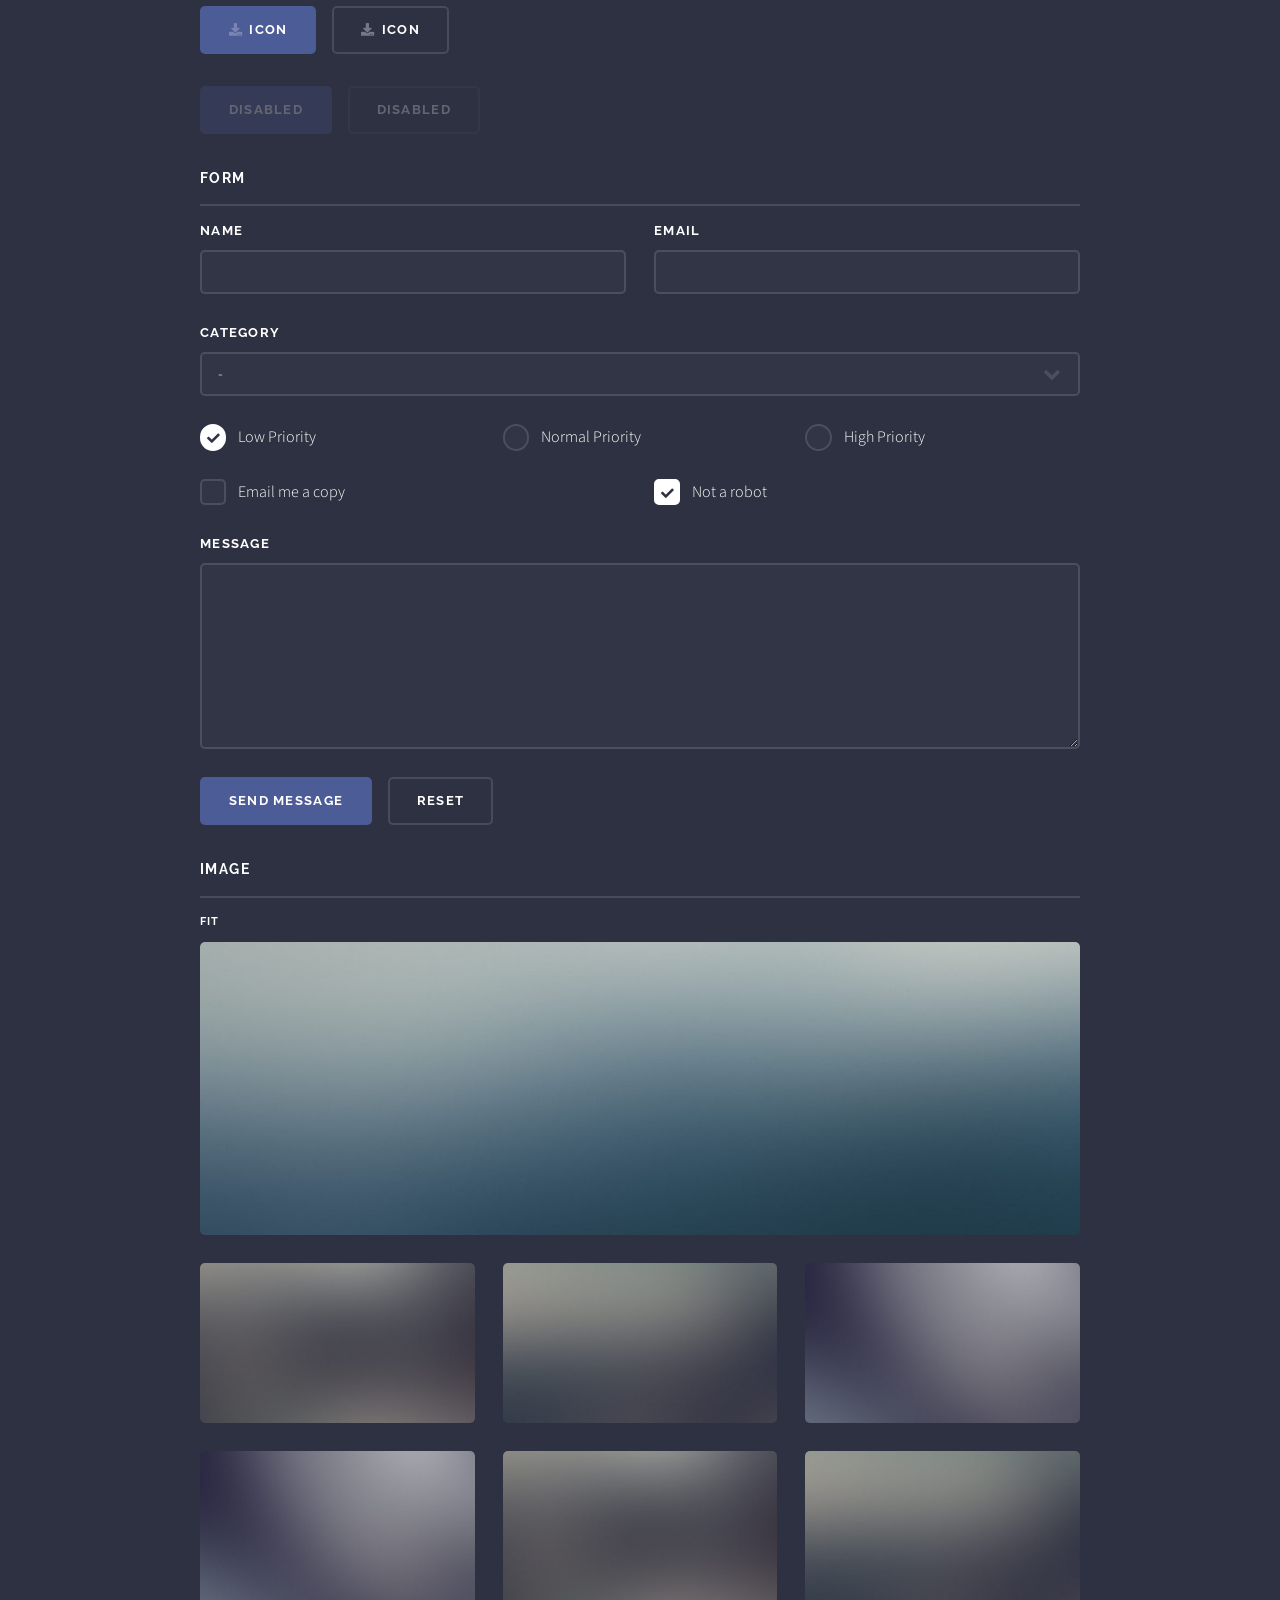
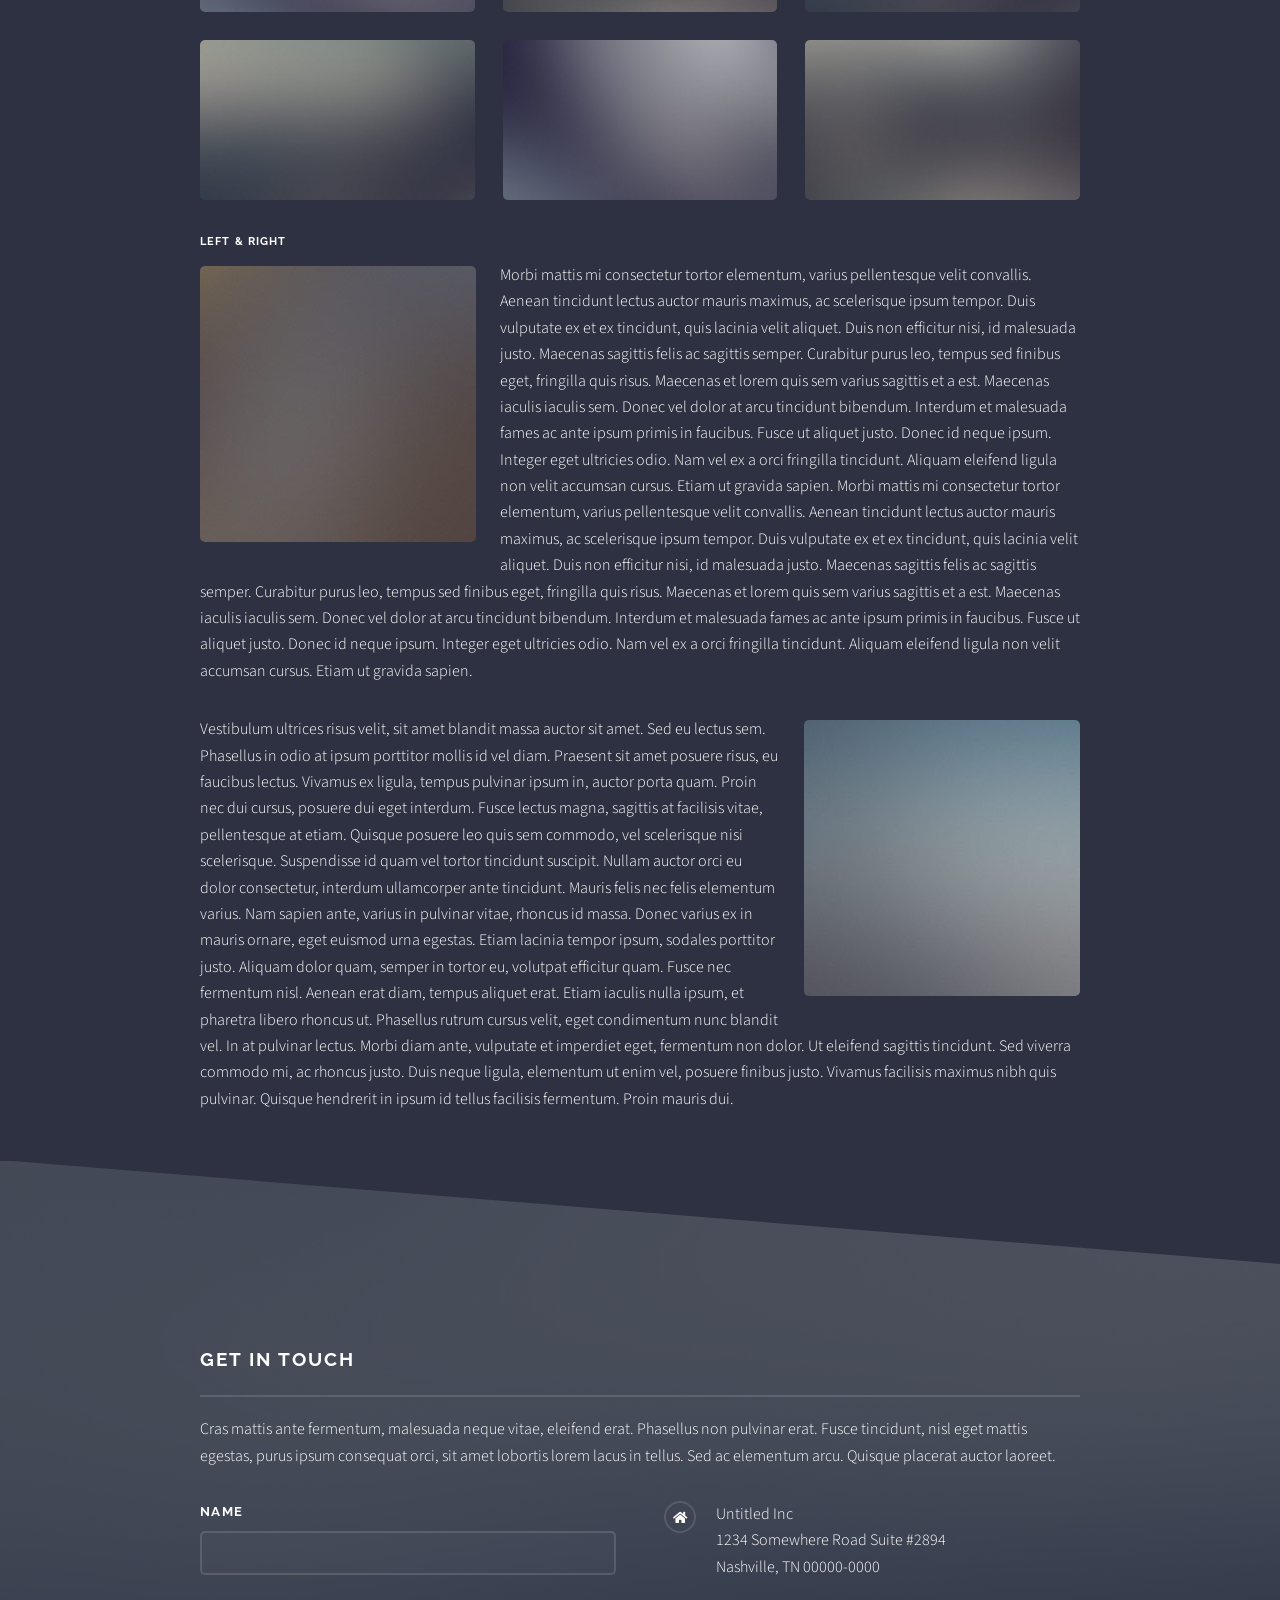
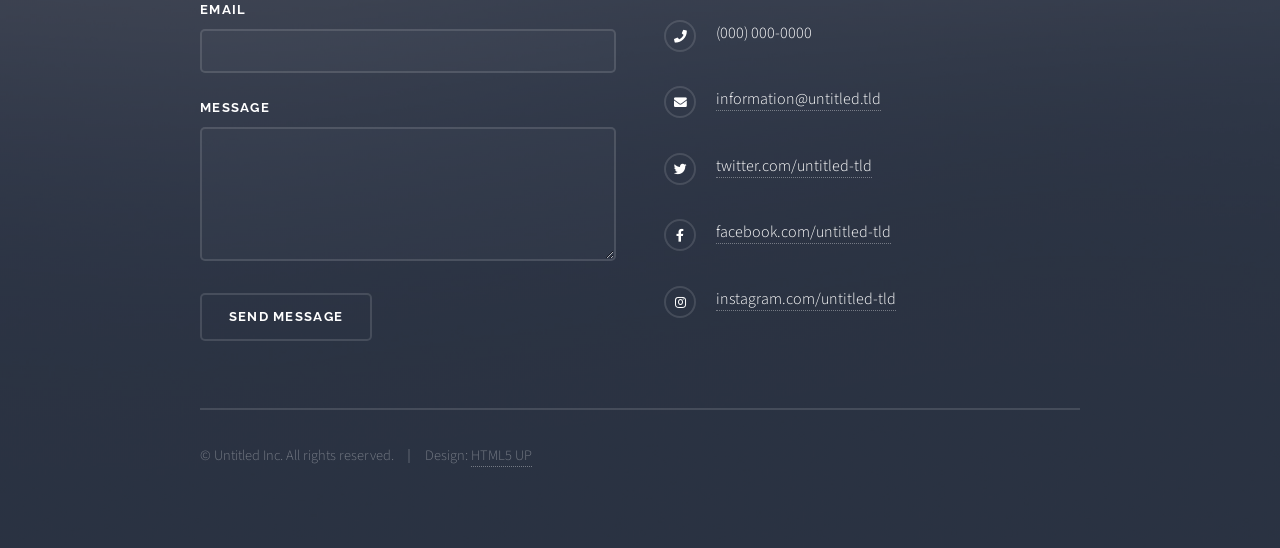
<file: elements.html>
<!DOCTYPE HTML>
<!--
	Solid State by HTML5 UP
	html5up.net | @ajlkn
	Free for personal and commercial use under the CCA 3.0 license (html5up.net/license)
-->
<html>
	<head>
		<title>Elements - Solid State by HTML5 UP</title>
		<meta charset="utf-8" />
		<meta name="robots" content="noindex, nofollow" />
		<meta name="viewport" content="width=device-width, initial-scale=1, user-scalable=no" />
		<link rel="stylesheet" href="assets/css/main.css" />
		<noscript><link rel="stylesheet" href="assets/css/noscript.css" /></noscript>
	</head>
	<body class="is-preload">

		<!-- Page Wrapper -->
			<div id="page-wrapper">

				<!-- Header -->
					<header id="header">
						<h1><a href="index.html">Solid State</a></h1>
						<nav>
							<a href="#menu">Menu</a>
						</nav>
					</header>

				<!-- Menu -->
					<nav id="menu">
						<div class="inner">
							<h2>Menu</h2>
							<ul class="links">
								<li><a href="index.html">Home</a></li>
								<li><a href="generic.html">Generic</a></li>
								<li><a href="elements.html">Elements</a></li>
								<li><a href="#">Log In</a></li>
								<li><a href="#">Sign Up</a></li>
							</ul>
							<a href="#" class="close">Close</a>
						</div>
					</nav>

				<!-- Wrapper -->
					<section id="wrapper">
						<header>
							<div class="inner">
								<h2>Elements</h2>
								<p>Phasellus non pulvinar erat. Fusce tincidunt nisl eget ipsum.</p>
							</div>
						</header>

						<!-- Content -->
							<div class="wrapper">
								<div class="inner">

									<section>
										<h3 class="major">Text</h3>
										<p>This is <b>bold</b> and this is <strong>strong</strong>. This is <i>italic</i> and this is <em>emphasized</em>.
										This is <sup>superscript</sup> text and this is <sub>subscript</sub> text.
										This is <u>underlined</u> and this is code: <code>for (;;) { ... }</code>. Finally, <a href="#">this is a link</a>.</p>
										<h4>Blockquote</h4>
										<blockquote>Fringilla nisl. Donec accumsan interdum nisi, quis tincidunt felis sagittis eget tempus euismod. Vestibulum ante ipsum primis in faucibus vestibulum. Blandit adipiscing eu felis iaculis volutpat ac adipiscing accumsan faucibus. Vestibulum ante ipsum primis in faucibus lorem ipsum dolor sit amet nullam adipiscing eu felis.</blockquote>
										<h4>Preformatted</h4>
										<pre><code>i = 0;

while (!deck.isInOrder()) {
  print 'Iteration ' + i;
  deck.shuffle();
  i++;
}

print 'It took ' + i + ' iterations to sort the deck.';</code></pre>
									</section>

									<section>
										<h3 class="major">Lists</h3>
										<div class="row">
											<div class="col-6 col-12-medium">
												<h4>Unordered</h4>
												<ul>
													<li>Dolor pulvinar etiam.</li>
													<li>Sagittis adipiscing.</li>
													<li>Felis enim feugiat.</li>
												</ul>
												<h4>Alternate</h4>
												<ul class="alt">
													<li>Dolor pulvinar etiam.</li>
													<li>Sagittis adipiscing.</li>
													<li>Felis enim feugiat.</li>
												</ul>
											</div>
											<div class="col-6 col-12-medium">
												<h4>Ordered</h4>
												<ol>
													<li>Dolor pulvinar etiam.</li>
													<li>Etiam vel felis viverra.</li>
													<li>Felis enim feugiat.</li>
													<li>Dolor pulvinar etiam.</li>
													<li>Etiam vel felis lorem.</li>
													<li>Felis enim et feugiat.</li>
												</ol>
												<h4>Icons</h4>
												<ul class="icons">
													<li><a href="#" class="icon brands fa-twitter"><span class="label">Twitter</span></a></li>
													<li><a href="#" class="icon brands fa-facebook-f"><span class="label">Facebook</span></a></li>
													<li><a href="#" class="icon brands fa-instagram"><span class="label">Instagram</span></a></li>
													<li><a href="#" class="icon brands fa-github"><span class="label">Github</span></a></li>
												</ul>
											</div>
										</div>
										<h4>Actions</h4>
										<div class="row">
											<div class="col-6 col-12-medium">
												<ul class="actions">
													<li><a href="#" class="button primary">Default</a></li>
													<li><a href="#" class="button">Default</a></li>
												</ul>
												<ul class="actions small">
													<li><a href="#" class="button primary small">Small</a></li>
													<li><a href="#" class="button small">Small</a></li>
												</ul>
												<ul class="actions stacked">
													<li><a href="#" class="button primary">Default</a></li>
													<li><a href="#" class="button">Default</a></li>
												</ul>
												<ul class="actions stacked small">
													<li><a href="#" class="button primary small">Small</a></li>
													<li><a href="#" class="button small">Small</a></li>
												</ul>
											</div>
											<div class="col-6 col-12-medium">
												<ul class="actions stacked">
													<li><a href="#" class="button primary fit">Default</a></li>
													<li><a href="#" class="button fit">Default</a></li>
												</ul>
												<ul class="actions stacked small">
													<li><a href="#" class="button primary small fit">Small</a></li>
													<li><a href="#" class="button small fit">Small</a></li>
												</ul>
											</div>
										</div>
										<h4>Pagination</h4>
										<ul class="pagination">
											<li><span class="button small disabled">Prev</span></li>
											<li><a href="#" class="page active">1</a></li>
											<li><a href="#" class="page">2</a></li>
											<li><a href="#" class="page">3</a></li>
											<li><span>&hellip;</span></li>
											<li><a href="#" class="page">8</a></li>
											<li><a href="#" class="page">9</a></li>
											<li><a href="#" class="page">10</a></li>
											<li><a href="#" class="button small">Next</a></li>
										</ul>
									</section>

									<section>
										<h3 class="major">Table</h3>
										<h4>Default</h4>
										<div class="table-wrapper">
											<table>
												<thead>
													<tr>
														<th>Name</th>
														<th>Description</th>
														<th>Price</th>
													</tr>
												</thead>
												<tbody>
													<tr>
														<td>Item One</td>
														<td>Ante turpis integer aliquet porttitor.</td>
														<td>29.99</td>
													</tr>
													<tr>
														<td>Item Two</td>
														<td>Vis ac commodo adipiscing arcu aliquet.</td>
														<td>19.99</td>
													</tr>
													<tr>
														<td>Item Three</td>
														<td> Morbi faucibus arcu accumsan lorem.</td>
														<td>29.99</td>
													</tr>
													<tr>
														<td>Item Four</td>
														<td>Vitae integer tempus condimentum.</td>
														<td>19.99</td>
													</tr>
													<tr>
														<td>Item Five</td>
														<td>Ante turpis integer aliquet porttitor.</td>
														<td>29.99</td>
													</tr>
												</tbody>
												<tfoot>
													<tr>
														<td colspan="2"></td>
														<td>100.00</td>
													</tr>
												</tfoot>
											</table>
										</div>

										<h4>Alternate</h4>
										<div class="table-wrapper">
											<table class="alt">
												<thead>
													<tr>
														<th>Name</th>
														<th>Description</th>
														<th>Price</th>
													</tr>
												</thead>
												<tbody>
													<tr>
														<td>Item One</td>
														<td>Ante turpis integer aliquet porttitor.</td>
														<td>29.99</td>
													</tr>
													<tr>
														<td>Item Two</td>
														<td>Vis ac commodo adipiscing arcu aliquet.</td>
														<td>19.99</td>
													</tr>
													<tr>
														<td>Item Three</td>
														<td> Morbi faucibus arcu accumsan lorem.</td>
														<td>29.99</td>
													</tr>
													<tr>
														<td>Item Four</td>
														<td>Vitae integer tempus condimentum.</td>
														<td>19.99</td>
													</tr>
													<tr>
														<td>Item Five</td>
														<td>Ante turpis integer aliquet porttitor.</td>
														<td>29.99</td>
													</tr>
												</tbody>
												<tfoot>
													<tr>
														<td colspan="2"></td>
														<td>100.00</td>
													</tr>
												</tfoot>
											</table>
										</div>
									</section>

									<section>
										<h3 class="major">Buttons</h3>
										<ul class="actions">
											<li><a href="#" class="button primary">Primary</a></li>
											<li><a href="#" class="button">Default</a></li>
										</ul>
										<ul class="actions">
											<li><a href="#" class="button large">Large</a></li>
											<li><a href="#" class="button small">Small</a></li>
										</ul>
										<ul class="actions fit">
											<li><a href="#" class="button fit">Fit</a></li>
											<li><a href="#" class="button primary fit">Fit</a></li>
											<li><a href="#" class="button fit">Fit</a></li>
										</ul>
										<ul class="actions fit small">
											<li><a href="#" class="button primary fit small">Fit + Small</a></li>
											<li><a href="#" class="button fit small">Fit + Small</a></li>
											<li><a href="#" class="button primary fit small">Fit + Small</a></li>
										</ul>
										<ul class="actions">
											<li><a href="#" class="button primary icon solid fa-download">Icon</a></li>
											<li><a href="#" class="button icon solid fa-download">Icon</a></li>
										</ul>
										<ul class="actions">
											<li><span class="button primary disabled">Disabled</span></li>
											<li><span class="button disabled">Disabled</span></li>
										</ul>
									</section>

									<section>
										<h3 class="major">Form</h3>
										<form method="post" action="#">
											<div class="row gtr-uniform">
												<div class="col-6 col-12-xsmall">
													<label for="demo-name">Name</label>
													<input type="text" name="demo-name" id="demo-name" value="" />
												</div>
												<div class="col-6 col-12-xsmall">
													<label for="demo-email">Email</label>
													<input type="email" name="demo-email" id="demo-email" value="" />
												</div>
												<div class="col-12">
													<label for="demo-category">Category</label>
													<select name="demo-category" id="demo-category">
														<option value="">-</option>
														<option value="1">Manufacturing</option>
														<option value="1">Shipping</option>
														<option value="1">Administration</option>
														<option value="1">Human Resources</option>
													</select>
												</div>
												<div class="col-4 col-12-small">
													<input type="radio" id="demo-priority-low" name="demo-priority" checked>
													<label for="demo-priority-low">Low Priority</label>
												</div>
												<div class="col-4 col-12-small">
													<input type="radio" id="demo-priority-normal" name="demo-priority">
													<label for="demo-priority-normal">Normal Priority</label>
												</div>
												<div class="col-4 col-12-small">
													<input type="radio" id="demo-priority-high" name="demo-priority">
													<label for="demo-priority-high">High Priority</label>
												</div>
												<div class="col-6 col-12-small">
													<input type="checkbox" id="demo-copy" name="demo-copy">
													<label for="demo-copy">Email me a copy</label>
												</div>
												<div class="col-6 col-12-small">
													<input type="checkbox" id="demo-human" name="demo-human" checked>
													<label for="demo-human">Not a robot</label>
												</div>
												<div class="col-12">
													<label for="demo-message">Message</label>
													<textarea name="demo-message" id="demo-message" rows="6"></textarea>
												</div>
												<div class="col-12">
													<ul class="actions">
														<li><input type="submit" value="Send Message" class="primary" /></li>
														<li><input type="reset" value="Reset" /></li>
													</ul>
												</div>
											</div>
										</form>
									</section>

									<section>
										<h3 class="major">Image</h3>
										<h4>Fit</h4>
										<div class="box alt">
											<div class="row gtr-uniform">
												<div class="col-12"><span class="image fit"><img src="images/pic08.jpg" alt="" /></span></div>
												<div class="col-4"><span class="image fit"><img src="images/pic05.jpg" alt="" /></span></div>
												<div class="col-4"><span class="image fit"><img src="images/pic06.jpg" alt="" /></span></div>
												<div class="col-4"><span class="image fit"><img src="images/pic07.jpg" alt="" /></span></div>
												<div class="col-4"><span class="image fit"><img src="images/pic07.jpg" alt="" /></span></div>
												<div class="col-4"><span class="image fit"><img src="images/pic05.jpg" alt="" /></span></div>
												<div class="col-4"><span class="image fit"><img src="images/pic06.jpg" alt="" /></span></div>
												<div class="col-4"><span class="image fit"><img src="images/pic06.jpg" alt="" /></span></div>
												<div class="col-4"><span class="image fit"><img src="images/pic07.jpg" alt="" /></span></div>
												<div class="col-4"><span class="image fit"><img src="images/pic05.jpg" alt="" /></span></div>
											</div>
										</div>
										<h4>Left &amp; Right</h4>
										<p><span class="image left"><img src="images/pic01.jpg" alt="" /></span>Morbi mattis mi consectetur tortor elementum, varius pellentesque velit convallis. Aenean tincidunt lectus auctor mauris maximus, ac scelerisque ipsum tempor. Duis vulputate ex et ex tincidunt, quis lacinia velit aliquet. Duis non efficitur nisi, id malesuada justo. Maecenas sagittis felis ac sagittis semper. Curabitur purus leo, tempus sed finibus eget, fringilla quis risus. Maecenas et lorem quis sem varius sagittis et a est. Maecenas iaculis iaculis sem. Donec vel dolor at arcu tincidunt bibendum. Interdum et malesuada fames ac ante ipsum primis in faucibus. Fusce ut aliquet justo. Donec id neque ipsum. Integer eget ultricies odio. Nam vel ex a orci fringilla tincidunt. Aliquam eleifend ligula non velit accumsan cursus. Etiam ut gravida sapien. Morbi mattis mi consectetur tortor elementum, varius pellentesque velit convallis. Aenean tincidunt lectus auctor mauris maximus, ac scelerisque ipsum tempor. Duis vulputate ex et ex tincidunt, quis lacinia velit aliquet. Duis non efficitur nisi, id malesuada justo. Maecenas sagittis felis ac sagittis semper. Curabitur purus leo, tempus sed finibus eget, fringilla quis risus. Maecenas et lorem quis sem varius sagittis et a est. Maecenas iaculis iaculis sem. Donec vel dolor at arcu tincidunt bibendum. Interdum et malesuada fames ac ante ipsum primis in faucibus. Fusce ut aliquet justo. Donec id neque ipsum. Integer eget ultricies odio. Nam vel ex a orci fringilla tincidunt. Aliquam eleifend ligula non velit accumsan cursus. Etiam ut gravida sapien.</p>
										<p><span class="image right"><img src="images/pic02.jpg" alt="" /></span>Vestibulum ultrices risus velit, sit amet blandit massa auctor sit amet. Sed eu lectus sem. Phasellus in odio at ipsum porttitor mollis id vel diam. Praesent sit amet posuere risus, eu faucibus lectus. Vivamus ex ligula, tempus pulvinar ipsum in, auctor porta quam. Proin nec dui cursus, posuere dui eget interdum. Fusce lectus magna, sagittis at facilisis vitae, pellentesque at etiam. Quisque posuere leo quis sem commodo, vel scelerisque nisi scelerisque. Suspendisse id quam vel tortor tincidunt suscipit. Nullam auctor orci eu dolor consectetur, interdum ullamcorper ante tincidunt. Mauris felis nec felis elementum varius. Nam sapien ante, varius in pulvinar vitae, rhoncus id massa. Donec varius ex in mauris ornare, eget euismod urna egestas. Etiam lacinia tempor ipsum, sodales porttitor justo. Aliquam dolor quam, semper in tortor eu, volutpat efficitur quam. Fusce nec fermentum nisl. Aenean erat diam, tempus aliquet erat. Etiam iaculis nulla ipsum, et pharetra libero rhoncus ut. Phasellus rutrum cursus velit, eget condimentum nunc blandit vel. In at pulvinar lectus. Morbi diam ante, vulputate et imperdiet eget, fermentum non dolor. Ut eleifend sagittis tincidunt. Sed viverra commodo mi, ac rhoncus justo. Duis neque ligula, elementum ut enim vel, posuere finibus justo. Vivamus facilisis maximus nibh quis pulvinar. Quisque hendrerit in ipsum id tellus facilisis fermentum. Proin mauris dui.</p>
									</section>

								</div>
							</div>

					</section>

				<!-- Footer -->
					<section id="footer">
						<div class="inner">
							<h2 class="major">Get in touch</h2>
							<p>Cras mattis ante fermentum, malesuada neque vitae, eleifend erat. Phasellus non pulvinar erat. Fusce tincidunt, nisl eget mattis egestas, purus ipsum consequat orci, sit amet lobortis lorem lacus in tellus. Sed ac elementum arcu. Quisque placerat auctor laoreet.</p>
							<form method="post" action="#">
								<div class="fields">
									<div class="field">
										<label for="name">Name</label>
										<input type="text" name="name" id="name" />
									</div>
									<div class="field">
										<label for="email">Email</label>
										<input type="email" name="email" id="email" />
									</div>
									<div class="field">
										<label for="message">Message</label>
										<textarea name="message" id="message" rows="4"></textarea>
									</div>
								</div>
								<ul class="actions">
									<li><input type="submit" value="Send Message" /></li>
								</ul>
							</form>
							<ul class="contact">
								<li class="icon solid fa-home">
									Untitled Inc<br />
									1234 Somewhere Road Suite #2894<br />
									Nashville, TN 00000-0000
								</li>
								<li class="icon solid fa-phone">(000) 000-0000</li>
								<li class="icon solid fa-envelope"><a href="#">information@untitled.tld</a></li>
								<li class="icon brands fa-twitter"><a href="#">twitter.com/untitled-tld</a></li>
								<li class="icon brands fa-facebook-f"><a href="#">facebook.com/untitled-tld</a></li>
								<li class="icon brands fa-instagram"><a href="#">instagram.com/untitled-tld</a></li>
							</ul>
							<ul class="copyright">
								<li>&copy; Untitled Inc. All rights reserved.</li><li>Design: <a href="http://html5up.net">HTML5 UP</a></li>
							</ul>
						</div>
					</section>

			</div>

		<!-- Scripts -->
			<script src="assets/js/jquery.min.js"></script>
			<script src="assets/js/jquery.scrollex.min.js"></script>
			<script src="assets/js/browser.min.js"></script>
			<script src="assets/js/breakpoints.min.js"></script>
			<script src="assets/js/util.js"></script>
			<script src="assets/js/main.js"></script>

	</body>
</html>
</file>
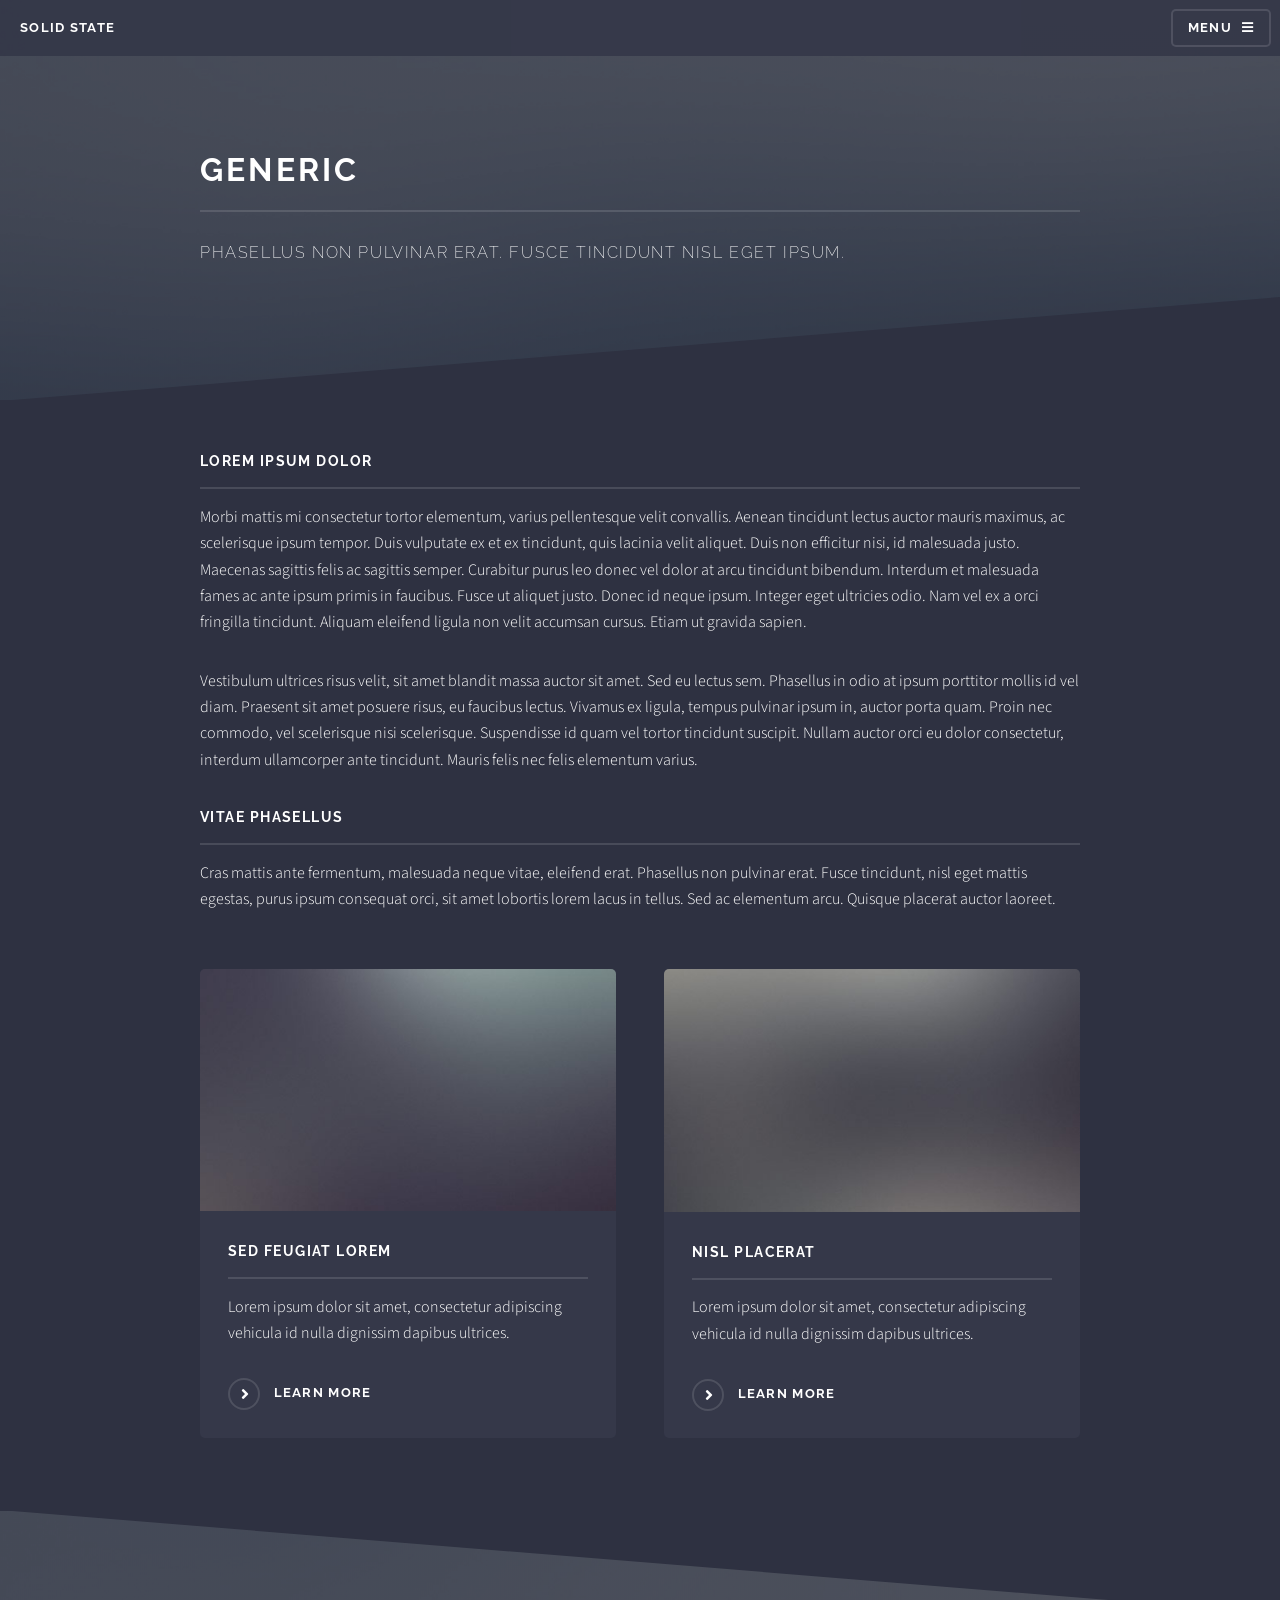
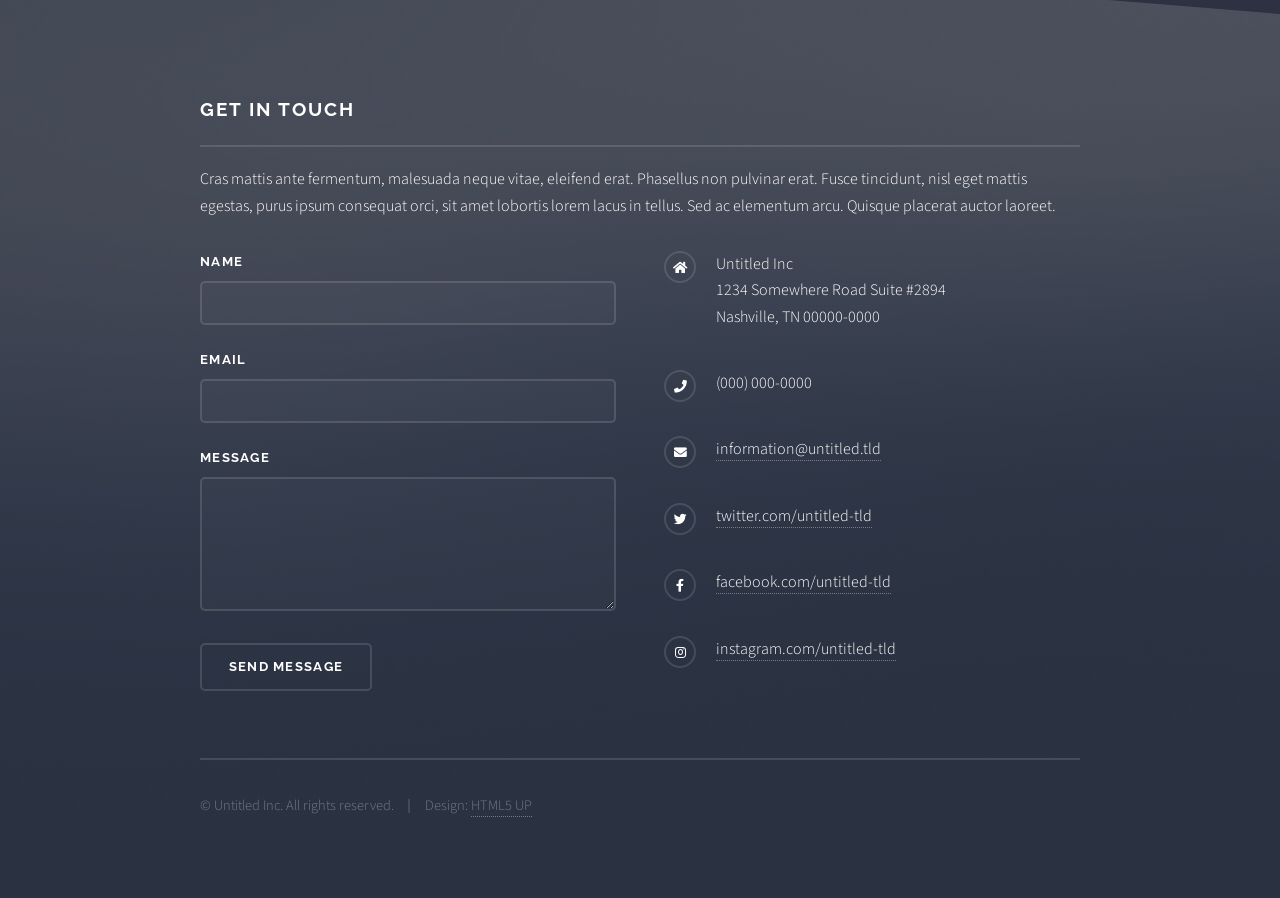
<file: generic.html>
<!DOCTYPE HTML>
<!--
	Solid State by HTML5 UP
	html5up.net | @ajlkn
	Free for personal and commercial use under the CCA 3.0 license (html5up.net/license)
-->
<html>
	<head>
		<title>Generic - Solid State by HTML5 UP</title>
		<meta charset="utf-8" />
		<meta name="robots" content="noindex, nofollow" />
		<meta name="viewport" content="width=device-width, initial-scale=1, user-scalable=no" />
		<link rel="stylesheet" href="assets/css/main.css" />
		<noscript><link rel="stylesheet" href="assets/css/noscript.css" /></noscript>
	</head>
	<body class="is-preload">

		<!-- Page Wrapper -->
			<div id="page-wrapper">

				<!-- Header -->
					<header id="header">
						<h1><a href="index.html">Solid State</a></h1>
						<nav>
							<a href="#menu">Menu</a>
						</nav>
					</header>

				<!-- Menu -->
					<nav id="menu">
						<div class="inner">
							<h2>Menu</h2>
							<ul class="links">
								<li><a href="index.html">Home</a></li>
								<li><a href="generic.html">Generic</a></li>
								<li><a href="elements.html">Elements</a></li>
								<li><a href="#">Log In</a></li>
								<li><a href="#">Sign Up</a></li>
							</ul>
							<a href="#" class="close">Close</a>
						</div>
					</nav>

				<!-- Wrapper -->
					<section id="wrapper">
						<header>
							<div class="inner">
								<h2>Generic</h2>
								<p>Phasellus non pulvinar erat. Fusce tincidunt nisl eget ipsum.</p>
							</div>
						</header>

						<!-- Content -->
							<div class="wrapper">
								<div class="inner">

									<h3 class="major">Lorem ipsum dolor</h3>
									<p>Morbi mattis mi consectetur tortor elementum, varius pellentesque velit convallis. Aenean tincidunt lectus auctor mauris maximus, ac scelerisque ipsum tempor. Duis vulputate ex et ex tincidunt, quis lacinia velit aliquet. Duis non efficitur nisi, id malesuada justo. Maecenas sagittis felis ac sagittis semper. Curabitur purus leo donec vel dolor at arcu tincidunt bibendum. Interdum et malesuada fames ac ante ipsum primis in faucibus. Fusce ut aliquet justo. Donec id neque ipsum. Integer eget ultricies odio. Nam vel ex a orci fringilla tincidunt. Aliquam eleifend ligula non velit accumsan cursus. Etiam ut gravida sapien.</p>

									<p>Vestibulum ultrices risus velit, sit amet blandit massa auctor sit amet. Sed eu lectus sem. Phasellus in odio at ipsum porttitor mollis id vel diam. Praesent sit amet posuere risus, eu faucibus lectus. Vivamus ex ligula, tempus pulvinar ipsum in, auctor porta quam. Proin nec commodo, vel scelerisque nisi scelerisque. Suspendisse id quam vel tortor tincidunt suscipit. Nullam auctor orci eu dolor consectetur, interdum ullamcorper ante tincidunt. Mauris felis nec felis elementum varius.</p>

									<h3 class="major">Vitae phasellus</h3>
									<p>Cras mattis ante fermentum, malesuada neque vitae, eleifend erat. Phasellus non pulvinar erat. Fusce tincidunt, nisl eget mattis egestas, purus ipsum consequat orci, sit amet lobortis lorem lacus in tellus. Sed ac elementum arcu. Quisque placerat auctor laoreet.</p>

									<section class="features">
										<article>
											<a href="#" class="image"><img src="images/pic04.jpg" alt="" /></a>
											<h3 class="major">Sed feugiat lorem</h3>
											<p>Lorem ipsum dolor sit amet, consectetur adipiscing vehicula id nulla dignissim dapibus ultrices.</p>
											<a href="#" class="special">Learn more</a>
										</article>
										<article>
											<a href="#" class="image"><img src="images/pic05.jpg" alt="" /></a>
											<h3 class="major">Nisl placerat</h3>
											<p>Lorem ipsum dolor sit amet, consectetur adipiscing vehicula id nulla dignissim dapibus ultrices.</p>
											<a href="#" class="special">Learn more</a>
										</article>
									</section>

								</div>
							</div>

					</section>

				<!-- Footer -->
					<section id="footer">
						<div class="inner">
							<h2 class="major">Get in touch</h2>
							<p>Cras mattis ante fermentum, malesuada neque vitae, eleifend erat. Phasellus non pulvinar erat. Fusce tincidunt, nisl eget mattis egestas, purus ipsum consequat orci, sit amet lobortis lorem lacus in tellus. Sed ac elementum arcu. Quisque placerat auctor laoreet.</p>
							<form method="post" action="#">
								<div class="fields">
									<div class="field">
										<label for="name">Name</label>
										<input type="text" name="name" id="name" />
									</div>
									<div class="field">
										<label for="email">Email</label>
										<input type="email" name="email" id="email" />
									</div>
									<div class="field">
										<label for="message">Message</label>
										<textarea name="message" id="message" rows="4"></textarea>
									</div>
								</div>
								<ul class="actions">
									<li><input type="submit" value="Send Message" /></li>
								</ul>
							</form>
							<ul class="contact">
								<li class="icon solid fa-home">
									Untitled Inc<br />
									1234 Somewhere Road Suite #2894<br />
									Nashville, TN 00000-0000
								</li>
								<li class="icon solid fa-phone">(000) 000-0000</li>
								<li class="icon solid fa-envelope"><a href="#">information@untitled.tld</a></li>
								<li class="icon brands fa-twitter"><a href="#">twitter.com/untitled-tld</a></li>
								<li class="icon brands fa-facebook-f"><a href="#">facebook.com/untitled-tld</a></li>
								<li class="icon brands fa-instagram"><a href="#">instagram.com/untitled-tld</a></li>
							</ul>
							<ul class="copyright">
								<li>&copy; Untitled Inc. All rights reserved.</li><li>Design: <a href="http://html5up.net">HTML5 UP</a></li>
							</ul>
						</div>
					</section>

			</div>

		<!-- Scripts -->
			<script src="assets/js/jquery.min.js"></script>
			<script src="assets/js/jquery.scrollex.min.js"></script>
			<script src="assets/js/browser.min.js"></script>
			<script src="assets/js/breakpoints.min.js"></script>
			<script src="assets/js/util.js"></script>
			<script src="assets/js/main.js"></script>

	</body>
</html>
</file>
<file: assets/css/site.css>
/* Daniel Cintra — personal site 2026 */

:root {
  --ink: #0b1420;
  --ink-soft: #3d4a5c;
  --ink-faint: #556274;
  --paper: #f3f6fa;
  --paper-deep: #e4ebf4;
  --surface: rgba(255, 255, 255, 0.72);
  --line: rgba(11, 20, 32, 0.1);
  --accent: #0e8f9e;
  --accent-deep: #0a6f7a;
  --accent-soft: rgba(14, 143, 158, 0.12);
  --sunrise: #e8a54b;
  --header-bg: rgba(243, 246, 250, 0.82);
  --header-bg-solid: rgba(243, 246, 250, 0.96);
  --mesh-a: rgba(14, 143, 158, 0.18);
  --mesh-b: rgba(232, 165, 75, 0.12);
  --mesh-c: rgba(14, 143, 158, 0.1);
  --mesh-base: #eef3f8;
  --mesh-end: #e8eef5;
  --logo-bg: #fff;
  --ink-on-light: #0b1420;
  --btn-primary-bg: #0b1420;
  --btn-primary-fg: #fff;
  --nav-h: 4.25rem;
  --font-display: "Syne", system-ui, sans-serif;
  --font-body: "Public Sans", system-ui, sans-serif;
  --ease: cubic-bezier(0.22, 1, 0.36, 1);
  --max: 72rem;
  --gutter: clamp(1.25rem, 4vw, 2.5rem);
  color-scheme: light;
}

html[data-theme="dark"] {
  --ink: #e8eef6;
  --ink-soft: #b4c0d0;
  --ink-faint: #8a9aaf;
  --paper: #0d141c;
  --paper-deep: #151e2a;
  --surface: rgba(22, 32, 44, 0.78);
  --line: rgba(232, 238, 246, 0.12);
  --accent: #2bb8c7;
  --accent-deep: #5ecdd8;
  --accent-soft: rgba(43, 184, 199, 0.16);
  --sunrise: #e8a54b;
  --header-bg: rgba(13, 20, 28, 0.86);
  --header-bg-solid: rgba(13, 20, 28, 0.96);
  --mesh-a: rgba(43, 184, 199, 0.14);
  --mesh-b: rgba(232, 165, 75, 0.08);
  --mesh-c: rgba(43, 184, 199, 0.08);
  --mesh-base: #0d141c;
  --mesh-end: #121a24;
  --logo-bg: #161f2b;
  --ink-on-light: #0b1420;
  --btn-primary-bg: #e8eef6;
  --btn-primary-fg: #0b1420;
  color-scheme: dark;
}

*,
*::before,
*::after {
  box-sizing: border-box;
}

html {
  scroll-behavior: smooth;
  scroll-padding-top: calc(var(--nav-h) + 0.5rem);
}

body {
  margin: 0;
  font-family: var(--font-body);
  font-size: clamp(1rem, 0.95rem + 0.2vw, 1.125rem);
  line-height: 1.65;
  color: var(--ink);
  background: var(--paper);
  -webkit-font-smoothing: antialiased;
  text-rendering: optimizeLegibility;
}

img {
  max-width: 100%;
  display: block;
}

a {
  color: var(--accent-deep);
  text-underline-offset: 0.2em;
}

a:hover {
  color: var(--ink);
}

:focus {
  outline: none;
}

:focus-visible {
  outline: 2px solid var(--accent-deep);
  outline-offset: 3px;
}

.skip-link {
  position: absolute;
  left: var(--gutter);
  top: 0;
  z-index: 100;
  padding: 0.65rem 1rem;
  background: var(--ink);
  color: #fff;
  font-weight: 600;
  text-decoration: none;
  border-radius: 0 0 0.5rem 0.5rem;
  transform: translateY(-120%);
  transition: transform 0.2s var(--ease);
}

.skip-link:focus,
.skip-link:focus-visible {
  transform: translateY(0);
  color: #fff;
  outline-offset: 2px;
}

h1,
h2,
h3 {
  font-family: var(--font-display);
  font-weight: 700;
  line-height: 1.1;
  letter-spacing: -0.03em;
  margin: 0 0 0.6em;
}

p {
  margin: 0 0 1em;
}

p:last-child {
  margin-bottom: 0;
}

.sr-only {
  position: absolute;
  width: 1px;
  height: 1px;
  padding: 0;
  margin: -1px;
  overflow: hidden;
  clip: rect(0, 0, 0, 0);
  border: 0;
}

.svg-sprite {
  position: absolute;
  width: 0;
  height: 0;
  overflow: hidden;
}

.icon {
  width: 1.25rem;
  height: 1.25rem;
  display: block;
  flex-shrink: 0;
}

.icon--sm {
  width: 1rem;
  height: 1rem;
}

.icon--lg {
  width: 1.5rem;
  height: 1.5rem;
}

.icon--xl {
  width: 2rem;
  height: 2rem;
}

.icon-badge {
  display: inline-grid;
  place-items: center;
  width: 2.5rem;
  height: 2.5rem;
  border-radius: 0.65rem;
  background: var(--accent-soft);
  color: var(--accent-deep);
  flex-shrink: 0;
}

.icon-badge--sm {
  width: 2rem;
  height: 2rem;
  border-radius: 0.5rem;
}

.icon-tile {
  display: grid;
  place-items: center;
  width: 3.25rem;
  height: 3.25rem;
  border-radius: 0.75rem;
  background:
    linear-gradient(145deg, rgba(14, 143, 158, 0.16), transparent 60%),
    #e8eef5;
  border: 1px solid var(--line);
  color: var(--accent-deep);
  flex-shrink: 0;
}

.icon-tile--lg {
  width: 100%;
  aspect-ratio: 1;
  height: auto;
  border-radius: 0.5rem;
  box-shadow: 0 8px 24px rgba(11, 20, 32, 0.08);
}

.media-frame {
  width: 100%;
  overflow: hidden;
  border-radius: 0.35rem;
  background: var(--paper-deep);
  box-shadow: 0 8px 24px rgba(11, 20, 32, 0.12);
}

.media-frame--cover {
  aspect-ratio: 3 / 4;
}

.media-frame img {
  width: 100%;
  height: 100%;
  object-fit: cover;
  object-position: center top;
}

/* Atmosphere */
.bg-mesh {
  position: fixed;
  inset: 0;
  z-index: -1;
  pointer-events: none;
  background:
    radial-gradient(ellipse 80% 50% at 10% -10%, var(--mesh-a), transparent 55%),
    radial-gradient(ellipse 60% 40% at 90% 10%, var(--mesh-b), transparent 50%),
    radial-gradient(ellipse 50% 60% at 70% 100%, var(--mesh-c), transparent 55%),
    linear-gradient(180deg, var(--mesh-base) 0%, var(--paper) 40%, var(--mesh-end) 100%);
}

.bg-mesh::after {
  content: "";
  position: absolute;
  inset: 0;
  opacity: 0.35;
  background-image: url("data:image/svg+xml,%3Csvg viewBox='0 0 256 256' xmlns='http://www.w3.org/2000/svg'%3E%3Cfilter id='n'%3E%3CfeTurbulence type='fractalNoise' baseFrequency='0.85' numOctaves='4' stitchTiles='stitch'/%3E%3C/filter%3E%3Crect width='100%25' height='100%25' filter='url(%23n)' opacity='0.5'/%3E%3C/svg%3E");
  mix-blend-mode: multiply;
}

html[data-theme="dark"] .bg-mesh::after {
  opacity: 0.22;
  mix-blend-mode: soft-light;
}

/* Nav — always visible; transparent at top, frosted when scrolled */
.site-header {
  position: fixed;
  top: 0;
  left: 0;
  right: 0;
  z-index: 100;
  height: var(--nav-h);
  display: flex;
  align-items: center;
  border-bottom: 1px solid transparent;
  background: transparent;
  transition: background 0.35s var(--ease), backdrop-filter 0.35s var(--ease), border-color 0.35s;
}

.site-header.is-scrolled {
  background: var(--header-bg);
  backdrop-filter: blur(14px) saturate(1.2);
  -webkit-backdrop-filter: blur(14px) saturate(1.2);
  border-bottom-color: var(--line);
}

.site-header__inner {
  width: min(100%, var(--max));
  margin: 0 auto;
  padding: 0 var(--gutter);
  display: flex;
  align-items: center;
  justify-content: space-between;
  gap: 1rem;
}

.header-actions {
  display: flex;
  align-items: center;
  gap: 0.5rem;
  margin-left: auto;
}

.theme-toggle {
  display: inline-grid;
  place-items: center;
  width: 2.75rem;
  height: 2.75rem;
  border: 1px solid var(--line);
  border-radius: 0.65rem;
  background: var(--surface);
  color: var(--ink);
  cursor: pointer;
  padding: 0;
}

.theme-toggle__moon {
  display: none;
}

html[data-theme="dark"] .theme-toggle__sun {
  display: none;
}

html[data-theme="dark"] .theme-toggle__moon {
  display: block;
}

@media (min-width: 901px) {
  .site-header__inner .brand {
    order: 1;
  }

  #menu-principal {
    order: 2;
    margin-left: auto;
  }

  .header-actions {
    order: 3;
    margin-left: 0.75rem;
  }

  .header-actions .nav-toggle {
    display: none;
  }
}

.brand {
  font-family: var(--font-display);
  font-weight: 700;
  font-size: 1.15rem;
  letter-spacing: -0.04em;
  color: var(--ink);
  text-decoration: none;
}

.brand:hover {
  color: var(--accent-deep);
}

.nav-toggle {
  display: none;
  width: 2.75rem;
  height: 2.75rem;
  border: 1px solid var(--line);
  border-radius: 0.65rem;
  background: var(--surface);
  cursor: pointer;
  align-items: center;
  justify-content: center;
  gap: 5px;
  flex-direction: column;
  padding: 0;
}

.nav-toggle span {
  display: block;
  width: 1.15rem;
  height: 2px;
  background: var(--ink);
  transition: transform 0.3s var(--ease), opacity 0.2s;
}

.nav-toggle[aria-expanded="true"] span:nth-child(1) {
  transform: translateY(7px) rotate(45deg);
}

.nav-toggle[aria-expanded="true"] span:nth-child(2) {
  opacity: 0;
}

.nav-toggle[aria-expanded="true"] span:nth-child(3) {
  transform: translateY(-7px) rotate(-45deg);
}

.nav-list {
  display: flex;
  align-items: center;
  gap: 0.15rem 1.35rem;
  list-style: none;
  margin: 0;
  padding: 0;
}

.nav-list a {
  font-size: 0.9rem;
  font-weight: 500;
  color: var(--ink-soft);
  text-decoration: none;
  transition: color 0.2s;
}

.nav-list a:hover,
.nav-list a[aria-current="true"] {
  color: var(--ink);
}

.nav-cta {
  padding: 0.45rem 0.95rem !important;
  border: 1.5px solid currentColor;
  border-radius: 999px;
  font-weight: 600 !important;
}

/* Buttons */
.btn {
  display: inline-flex;
  align-items: center;
  justify-content: center;
  gap: 0.5rem;
  padding: 0.85rem 1.35rem;
  font-family: var(--font-body);
  font-size: 0.95rem;
  font-weight: 600;
  text-decoration: none;
  border-radius: 999px;
  border: 1.5px solid transparent;
  cursor: pointer;
  transition: transform 0.25s var(--ease), background 0.25s, color 0.25s, border-color 0.25s, box-shadow 0.25s;
}

.btn .icon {
  color: currentColor;
}

.btn:hover {
  transform: translateY(-2px);
}

.btn--primary {
  background: var(--btn-primary-bg);
  color: var(--btn-primary-fg);
  box-shadow: 0 10px 28px rgba(11, 20, 32, 0.18);
}

.btn--primary:hover {
  background: var(--accent-deep);
  color: #fff;
}

.btn--ghost {
  background: transparent;
  color: var(--ink);
  border-color: var(--line);
}

.btn--ghost:hover {
  border-color: var(--ink);
  color: var(--ink);
}

.btn--accent {
  background: var(--accent);
  color: #fff;
}

.btn--accent:hover {
  background: var(--accent-deep);
  color: #fff;
}

.btn-row {
  display: flex;
  flex-wrap: wrap;
  gap: 0.75rem;
}

/* Hero — photo bleeds from the right with a soft fade into copy (no hard column seam) */
.hero {
  position: relative;
  display: block;
  min-height: 100svh;
  overflow: hidden;
  color: #f4f7fb;
  background:
    radial-gradient(ellipse 70% 80% at 12% 80%, rgba(14, 143, 158, 0.18), transparent 55%),
    radial-gradient(ellipse 50% 50% at 40% 0%, rgba(232, 165, 75, 0.08), transparent 50%),
    linear-gradient(160deg, #081018 0%, #0d1824 48%, #0a121c 100%);
}

.hero__copy {
  position: relative;
  z-index: 2;
  display: flex;
  align-items: flex-end;
  width: min(100%, var(--max));
  margin: 0 auto;
  min-height: 100svh;
  padding: calc(var(--nav-h) + 1.5rem) var(--gutter) clamp(3rem, 8vh, 5rem);
  box-sizing: border-box;
}

.hero__copy-inner {
  width: min(100%, 34rem);
}

.hero__visual {
  position: absolute;
  z-index: 1;
  top: 0;
  right: 0;
  bottom: 0;
  width: min(58vw, 42rem);
  overflow: hidden;
  background: #0a121c;
  -webkit-mask-image: linear-gradient(
    90deg,
    transparent 0%,
    rgba(0, 0, 0, 0.35) 18%,
    rgba(0, 0, 0, 0.85) 42%,
    #000 62%
  );
  mask-image: linear-gradient(
    90deg,
    transparent 0%,
    rgba(0, 0, 0, 0.35) 18%,
    rgba(0, 0, 0, 0.85) 42%,
    #000 62%
  );
}

.hero__visual picture {
  position: absolute;
  inset: 0;
  display: block;
}

.hero__visual img {
  display: block;
  width: 100%;
  height: 100%;
  object-fit: cover;
  object-position: center 16%;
  transform: scale(1.04);
  animation: hero-settle 1.8s var(--ease) forwards;
}

.hero__visual::after {
  content: "";
  position: absolute;
  inset: 0;
  background:
    linear-gradient(
      90deg,
      rgba(8, 14, 24, 0.72) 0%,
      rgba(8, 14, 24, 0.28) 38%,
      transparent 68%
    ),
    linear-gradient(180deg, rgba(8, 14, 24, 0.2) 0%, transparent 40%, rgba(8, 14, 24, 0.35) 100%);
  pointer-events: none;
}

@media (min-width: 1400px) {
  .hero__visual {
    width: min(54vw, 46rem);
  }
}

.hero__eyebrow {
  display: inline-block;
  font-size: 0.78rem;
  font-weight: 600;
  letter-spacing: 0.14em;
  text-transform: uppercase;
  color: rgba(125, 211, 224, 0.95);
  margin: 0 0 0.85rem;
  opacity: 0;
  transform: translateY(1rem);
  animation: rise 0.9s var(--ease) 0.05s forwards;
}

.hero__name {
  font-family: var(--font-display);
  font-size: clamp(3.25rem, 8vw, 6rem);
  font-weight: 800;
  letter-spacing: -0.05em;
  line-height: 0.92;
  margin: 0 0 1.1rem;
  color: #fff;
  text-shadow: 0 8px 40px rgba(0, 0, 0, 0.35);
  opacity: 0;
  transform: translateY(1.25rem);
  animation: rise 0.9s var(--ease) 0.15s forwards;
}

.hero__headline {
  font-family: var(--font-display);
  font-size: clamp(1.15rem, 2vw, 1.45rem);
  font-weight: 600;
  letter-spacing: -0.02em;
  line-height: 1.35;
  color: rgba(244, 247, 251, 0.95);
  margin: 0 0 1rem;
  max-width: 24ch;
  opacity: 0;
  transform: translateY(1rem);
  animation: rise 0.9s var(--ease) 0.3s forwards;
}

.hero__lede {
  color: rgba(232, 238, 245, 0.78);
  font-size: 1.05rem;
  max-width: 36ch;
  margin-bottom: 1.75rem;
  opacity: 0;
  transform: translateY(1rem);
  animation: rise 0.9s var(--ease) 0.45s forwards;
}

.hero .btn-row {
  opacity: 0;
  transform: translateY(1rem);
  animation: rise 0.9s var(--ease) 0.6s forwards;
}

.hero .btn--primary {
  background: #fff;
  color: var(--ink-on-light);
  box-shadow: 0 12px 32px rgba(0, 0, 0, 0.28);
}

.hero .btn--primary:hover {
  background: var(--accent);
  color: #fff;
}

.hero .btn--ghost {
  color: #fff;
  border-color: rgba(255, 255, 255, 0.4);
}

.hero .btn--ghost:hover {
  border-color: #fff;
  color: #fff;
  background: rgba(255, 255, 255, 0.08);
}

.hero__scroll {
  position: absolute;
  bottom: 1.5rem;
  right: var(--gutter);
  font-size: 0.75rem;
  letter-spacing: 0.12em;
  text-transform: uppercase;
  color: rgba(232, 238, 245, 0.55);
  opacity: 0;
  animation: rise 0.8s var(--ease) 1s forwards;
}

/* Transparent (top): light text with stronger contrast over dark hero */
.site-header:not(.is-scrolled) .brand {
  color: #fff;
  text-shadow: 0 1px 14px rgba(0, 0, 0, 0.45);
}

.site-header:not(.is-scrolled) .nav-list a {
  color: rgba(255, 255, 255, 0.92);
  text-shadow: 0 1px 10px rgba(0, 0, 0, 0.4);
  font-weight: 600;
}

.site-header:not(.is-scrolled) .nav-list a:hover,
.site-header:not(.is-scrolled) .nav-list a[aria-current="true"] {
  color: #fff;
}

.site-header:not(.is-scrolled) .nav-cta {
  border-color: rgba(255, 255, 255, 0.55);
  color: #fff !important;
  text-shadow: none;
}

.site-header:not(.is-scrolled) .nav-cta:hover {
  background: rgba(255, 255, 255, 0.12);
  color: #fff !important;
}

.site-header:not(.is-scrolled) .theme-toggle {
  border-color: rgba(255, 255, 255, 0.4);
  background: rgba(8, 14, 24, 0.28);
  color: #fff;
}

.site-header:not(.is-scrolled) .nav-toggle {
  border-color: rgba(255, 255, 255, 0.4);
  background: rgba(8, 14, 24, 0.28);
}

.site-header:not(.is-scrolled) .nav-toggle span {
  background: #fff;
}

/* Scrolled: theme ink on frosted bar */
.site-header.is-scrolled .brand {
  color: var(--ink);
  text-shadow: none;
}

.site-header.is-scrolled .nav-list a {
  color: var(--ink-soft);
  text-shadow: none;
  font-weight: 500;
}

.site-header.is-scrolled .nav-list a:hover,
.site-header.is-scrolled .nav-list a[aria-current="true"] {
  color: var(--ink);
}

.site-header.is-scrolled .nav-cta {
  border-color: var(--line);
  color: var(--ink) !important;
}

.site-header.is-scrolled .nav-cta:hover {
  border-color: var(--ink);
  background: var(--accent-soft);
  color: var(--ink) !important;
}

.site-header.is-scrolled .theme-toggle {
  border-color: var(--line);
  background: var(--surface);
  color: var(--ink);
}

.site-header.is-scrolled .nav-toggle {
  border-color: var(--line);
  background: var(--surface);
}

.site-header.is-scrolled .nav-toggle span {
  background: var(--ink);
}

@keyframes rise {
  to {
    opacity: 1;
    transform: translateY(0);
  }
}

@keyframes hero-settle {
  to {
    transform: scale(1);
  }
}

/* Sections */
.section {
  padding: clamp(4rem, 10vw, 7rem) var(--gutter);
}

.section__inner {
  width: min(100%, var(--max));
  margin: 0 auto;
}

.section__label {
  display: inline-flex;
  align-items: center;
  gap: 0.4rem;
  font-size: 0.75rem;
  font-weight: 600;
  letter-spacing: 0.14em;
  text-transform: uppercase;
  color: var(--accent-deep);
  margin-bottom: 0.85rem;
}

.section__title {
  font-size: clamp(1.85rem, 3.5vw, 2.75rem);
  max-width: 18ch;
}

.section__intro {
  color: var(--ink-soft);
  max-width: 42rem;
  margin-top: -0.25rem;
  margin-bottom: 2.5rem;
}

.section--tight-top {
  padding-top: clamp(2rem, 5vw, 3.5rem);
}

.reveal {
  opacity: 0;
  transform: translateY(1.5rem);
  transition: opacity 0.8s var(--ease), transform 0.8s var(--ease);
}

.reveal.is-visible {
  opacity: 1;
  transform: translateY(0);
}

/* About */
.about-grid {
  display: grid;
  grid-template-columns: 1fr 1.2fr;
  gap: clamp(2rem, 5vw, 4rem);
  align-items: start;
}

.about-grid .section__title {
  position: sticky;
  top: calc(var(--nav-h) + 1.5rem);
}

.about-body {
  color: var(--ink-soft);
  font-size: 1.08rem;
}

.about-body strong {
  color: var(--ink);
  font-weight: 600;
}

/* Roles — not cards; editorial list */
.roles {
  display: grid;
  gap: 0;
  border-top: 1px solid var(--line);
}

.role {
  display: grid;
  grid-template-columns: minmax(11rem, 14rem) 1fr;
  gap: 1rem 2rem;
  padding: 1.75rem 0;
  border-bottom: 1px solid var(--line);
  align-items: start;
}

.role__org {
  display: flex;
  align-items: center;
  gap: 0.85rem;
  font-family: var(--font-display);
  font-weight: 700;
  font-size: 1.15rem;
  letter-spacing: -0.03em;
  line-height: 1.2;
  margin: 0;
}

.role__logo {
  width: 2.75rem;
  height: 2.75rem;
  object-fit: contain;
  border-radius: 0.7rem;
  flex-shrink: 0;
  background: var(--logo-bg);
  box-shadow: 0 0 0 1px var(--line);
}

.role__title {
  font-weight: 600;
  color: var(--ink);
  margin-bottom: 0.35rem;
}

.role__meta {
  font-size: 0.88rem;
  color: var(--ink-faint);
  margin-bottom: 0.5rem;
}

.role__desc {
  color: var(--ink-soft);
  font-size: 0.98rem;
  max-width: 40rem;
}

/* Books chapter */
.books__intro {
  padding-bottom: 0;
}

.books__intro .section__intro {
  margin-bottom: 2.5rem;
}

.method {
  margin-top: 3rem;
  padding: clamp(1.5rem, 3vw, 2rem) 0 0;
  border-top: 1px solid var(--line);
}

.method--in-scope {
  margin-top: 0;
  margin-bottom: 2.5rem;
  padding-top: 0;
  border-top: none;
}

.method__label {
  font-size: 0.75rem;
  font-weight: 600;
  letter-spacing: 0.12em;
  text-transform: uppercase;
  color: var(--accent-deep);
  margin: 0 0 0.4rem;
}

.method__lead {
  font-family: var(--font-display);
  font-size: clamp(1.15rem, 2vw, 1.35rem);
  font-weight: 600;
  letter-spacing: -0.02em;
  margin: 0 0 1.25rem;
  max-width: 28ch;
}

.method__steps {
  list-style: none;
  margin: 0;
  padding: 0.85rem 0;
  display: flex;
  flex-wrap: wrap;
  align-items: center;
  gap: 0.55rem 0.35rem;
  counter-reset: step;
  border-top: 1px solid var(--line);
  border-bottom: 1px solid var(--line);
}

.method__steps li {
  display: inline-flex;
  align-items: baseline;
  gap: 0.5rem;
  counter-increment: step;
}

.method__steps li:not(:last-child)::after {
  content: "→";
  margin-left: 0.7rem;
  color: var(--ink-faint);
  font-weight: 400;
  letter-spacing: 0;
}

.method__steps li::before {
  content: "0" counter(step);
  font-size: 0.68rem;
  font-weight: 700;
  letter-spacing: 0.08em;
  color: var(--accent-deep);
  flex-shrink: 0;
}

.method__steps strong {
  font-family: var(--font-display);
  font-size: clamp(1rem, 1.6vw, 1.12rem);
  font-weight: 600;
  letter-spacing: -0.02em;
  line-height: 1.25;
}

.method__axis {
  margin: 0.9rem 0 0;
  font-size: 0.92rem;
  color: var(--ink-soft);
}

/* Articles / Medium */
.article-list {
  display: grid;
  grid-template-columns: repeat(2, minmax(0, 1fr));
  gap: 1.5rem 2.5rem;
  margin-top: 0.5rem;
  padding-top: 1.75rem;
  border-top: 1px solid var(--line);
}

.article__meta {
  font-size: 0.72rem;
  font-weight: 700;
  letter-spacing: 0.1em;
  text-transform: uppercase;
  color: var(--accent-deep);
  margin: 0 0 0.4rem;
}

.article__title {
  font-family: var(--font-display);
  font-size: clamp(1.1rem, 1.8vw, 1.3rem);
  letter-spacing: -0.03em;
  margin: 0 0 0.5rem;
  line-height: 1.25;
}

.article__title a {
  color: var(--ink);
  text-decoration: none;
}

.article__title a:hover {
  color: var(--accent-deep);
}

.article p {
  margin: 0;
  color: var(--ink-soft);
  font-size: 0.95rem;
}

.article-more {
  margin: 2rem 0 0;
}

.page-articles .section {
  padding-top: calc(var(--nav-h) + 2.5rem);
}

.page-articles .section__title {
  font-size: clamp(1.85rem, 4vw, 2.6rem);
}

.proof {
  display: grid;
  grid-template-columns: repeat(4, 1fr);
  gap: 1rem;
  margin: 2.75rem 0 0;
  padding: 1.75rem 0;
  border-top: 1px solid var(--line);
  border-bottom: 1px solid var(--line);
}

.proof__item {
  display: flex;
  flex-direction: column;
  gap: 0.35rem;
}

.proof__item strong {
  font-family: var(--font-display);
  font-size: clamp(1.65rem, 3vw, 2.15rem);
  font-weight: 800;
  letter-spacing: -0.04em;
  line-height: 1;
  color: var(--ink);
}

.proof__item span {
  font-size: 0.85rem;
  color: var(--ink-soft);
  line-height: 1.35;
  max-width: 16ch;
}

.skills-block {
  margin-top: 2.75rem;
  padding-top: 2rem;
  border-top: 1px solid var(--line);
}

.skills-block__label {
  font-size: 0.75rem;
  font-weight: 600;
  letter-spacing: 0.12em;
  text-transform: uppercase;
  color: var(--ink-faint);
  margin: 0 0 1rem;
}

/* Coordination scope — the sell */
.scope {
  background: linear-gradient(180deg, var(--paper-deep), transparent 70%);
  border-top: 1px solid var(--line);
}

.scope-grid {
  display: grid;
  grid-template-columns: repeat(3, 1fr);
  gap: 1.25rem 1.75rem;
  margin-bottom: 2.25rem;
}

.scope-card {
  padding: 1.35rem 0 0;
  border-top: 2px solid var(--accent);
}

.scope-card__kicker {
  font-size: 0.72rem;
  font-weight: 700;
  letter-spacing: 0.12em;
  text-transform: uppercase;
  color: var(--accent-deep);
  margin: 0 0 0.4rem;
}

.scope-card__title {
  font-family: var(--font-display);
  font-size: 1.25rem;
  letter-spacing: -0.03em;
  margin: 0 0 0.55rem;
}

.scope-card p {
  margin: 0;
  color: var(--ink-soft);
  font-size: 0.95rem;
}

.scope-toolkit {
  padding-top: 0.5rem;
}

.scope-close {
  margin: 2rem 0 0;
  padding-top: 1.5rem;
  border-top: 1px solid var(--line);
  color: var(--ink-soft);
  max-width: 42rem;
  font-size: 1.02rem;
}

.scope-close a {
  font-weight: 600;
  text-decoration: none;
  white-space: nowrap;
}

.scope-close a:hover {
  text-decoration: underline;
}

.subhead {
  font-family: var(--font-display);
  font-size: clamp(1.25rem, 2vw, 1.5rem);
  letter-spacing: -0.03em;
  margin: 3rem 0 1.25rem;
}

/* Product — Aliado */
.product-band {
  border-top: 1px solid var(--line);
  background: linear-gradient(180deg, var(--paper-deep), transparent 70%);
}

.product-logo {
  display: block;
  width: fit-content;
  margin: 0 0 1.35rem;
  border-radius: 1rem;
  transition: transform 0.25s ease, filter 0.25s ease;
}

.product-logo img {
  display: block;
  width: clamp(4rem, 8vw, 5.5rem);
  height: auto;
  border-radius: 1rem;
}

.product-logo:hover {
  transform: translateY(-2px);
  filter: brightness(1.06);
}

.product-logo:focus-visible {
  outline: 2px solid var(--accent);
  outline-offset: 4px;
}

.product-channels {
  list-style: none;
  margin: 2rem 0 1.75rem;
  padding: 1.5rem 0 0;
  border-top: 1px solid var(--line);
  display: grid;
  grid-template-columns: repeat(3, minmax(0, 1fr));
  gap: 1.5rem 2rem;
}

.product-channels li {
  display: flex;
  flex-direction: column;
  gap: 0.35rem;
  padding-top: 1rem;
  border-top: 2px solid var(--accent);
}

.product-channels__kicker {
  font-size: 0.72rem;
  font-weight: 700;
  letter-spacing: 0.12em;
  text-transform: uppercase;
  color: var(--accent-deep);
}

.product-channels strong {
  font-family: var(--font-display);
  font-size: 1.2rem;
  font-weight: 700;
  letter-spacing: -0.03em;
  color: var(--ink);
}

.product-channels li > span:last-child {
  color: var(--ink-soft);
  font-size: 0.95rem;
  line-height: 1.45;
}

/* Featured book — dominant visual */
.book-feature {
  position: relative;
  padding: clamp(3.5rem, 8vw, 6rem) var(--gutter);
  overflow: hidden;
  background:
    radial-gradient(ellipse 70% 80% at 15% 50%, rgba(14, 143, 158, 0.15), transparent 60%),
    radial-gradient(ellipse 50% 60% at 90% 20%, rgba(232, 165, 75, 0.1), transparent 50%),
    linear-gradient(165deg, #0b1420 0%, #122033 45%, #0f2a32 100%);
  color: #e8eef5;
}

.book-feature .section__label {
  color: var(--glow, #7dd3e0);
}

.book-feature__name {
  font-family: var(--font-display);
  font-size: clamp(1.85rem, 3.5vw, 2.75rem);
  font-weight: 800;
  letter-spacing: -0.04em;
  color: #fff;
  margin: 0 0 0.5rem;
  line-height: 1.05;
}

.book-feature__sub {
  font-family: var(--font-display);
  font-size: clamp(1.05rem, 1.8vw, 1.25rem);
  font-weight: 600;
  color: rgba(232, 238, 245, 0.88);
  margin: 0 0 0.75rem !important;
  max-width: 28ch;
}

.book-feature__grid {
  width: min(100%, var(--max));
  margin: 0 auto;
  display: grid;
  grid-template-columns: minmax(12rem, 18rem) 1fr;
  gap: clamp(2rem, 5vw, 4rem);
  align-items: center;
}

.book-cover {
  position: relative;
  justify-self: center;
  width: min(100%, 17rem);
}

.book-cover img {
  width: 100%;
  height: auto;
  aspect-ratio: 1696 / 2528;
  object-fit: cover;
  border-radius: 0.35rem;
  box-shadow:
    0 25px 60px rgba(0, 0, 0, 0.45),
    0 0 0 1px rgba(255, 255, 255, 0.08);
  transform: perspective(900px) rotateY(-5deg);
  transition: transform 0.6s var(--ease);
}

.book-cover:hover img {
  transform: perspective(900px) rotateY(-1deg) translateY(-4px);
}

.book-cover::before {
  content: "";
  position: absolute;
  inset: 8% -12% -8% 40%;
  background: radial-gradient(ellipse at center, rgba(103, 232, 249, 0.25), transparent 65%);
  z-index: -1;
  pointer-events: none;
}

.book-feature__copy h3 {
  font-size: clamp(1.5rem, 2.5vw, 2rem);
  color: #fff;
  margin-bottom: 0.4rem;
}

.book-authors {
  color: rgba(232, 238, 245, 0.7);
  font-size: 0.95rem;
  margin-bottom: 1.25rem;
}

.book-feature__copy p {
  color: rgba(232, 238, 245, 0.82);
  max-width: 38rem;
  margin-bottom: 1.25rem;
}

.book-tags {
  display: flex;
  flex-wrap: wrap;
  gap: 0.5rem;
  margin-bottom: 1.75rem;
  list-style: none;
  padding: 0;
}

.book-tags li {
  font-size: 0.78rem;
  font-weight: 600;
  letter-spacing: 0.04em;
  text-transform: uppercase;
  padding: 0.35rem 0.75rem;
  border: 1px solid rgba(255, 255, 255, 0.2);
  border-radius: 999px;
  color: rgba(255, 255, 255, 0.85);
}

.book-feature .btn--primary {
  background: #fff;
  color: var(--ink-on-light);
  box-shadow: 0 12px 32px rgba(0, 0, 0, 0.25);
}

.book-feature .btn--primary:hover {
  background: var(--accent);
  color: #fff;
}

.book-feature .btn--ghost {
  color: #fff;
  border-color: rgba(255, 255, 255, 0.35);
}

.book-feature .btn--ghost:hover {
  border-color: #fff;
  color: #fff;
}

.books-secondary {
  padding-top: clamp(2.5rem, 5vw, 3.5rem);
  padding-bottom: clamp(3rem, 7vw, 5rem);
}

.book-spotlight {
  display: grid;
  grid-template-columns: minmax(11rem, 16rem) 1fr;
  gap: clamp(1.75rem, 4vw, 3.5rem);
  align-items: center;
  padding: clamp(1.75rem, 4vw, 2.5rem) 0;
  border-top: 1px solid var(--line);
  border-bottom: 1px solid var(--line);
}

.book-spotlight__cover {
  width: 100%;
  max-width: 16rem;
  justify-self: center;
}

.book-spotlight__cover img {
  width: 100%;
  height: auto;
  aspect-ratio: 1283 / 2048;
  object-fit: cover;
  border-radius: 0.35rem;
  box-shadow:
    0 22px 50px rgba(11, 20, 32, 0.18),
    0 0 0 1px var(--line);
  transform: perspective(900px) rotateY(4deg);
  transition: transform 0.55s var(--ease);
}

.book-spotlight:hover .book-spotlight__cover img {
  transform: perspective(900px) rotateY(0deg) translateY(-4px);
}

.book-spotlight__title {
  font-family: var(--font-display);
  font-size: clamp(1.65rem, 3vw, 2.25rem);
  font-weight: 800;
  letter-spacing: -0.04em;
  margin: 0 0 0.45rem;
  line-height: 1.05;
}

.book-spotlight__sub {
  font-family: var(--font-display);
  font-size: 1.05rem;
  font-weight: 600;
  color: var(--accent-deep);
  margin: 0 0 0.85rem !important;
}

.book-spotlight__copy p {
  color: var(--ink-soft);
  max-width: 40rem;
  margin-bottom: 1.25rem;
}

/* Interview inside ensino */
.interview-inline {
  display: grid;
  grid-template-columns: 1.2fr 1fr;
  gap: clamp(1.5rem, 4vw, 2.75rem);
  align-items: center;
  margin: 0 0 1rem;
  padding-bottom: 2.5rem;
  border-bottom: 1px solid var(--line);
}

.interview-inline__title {
  font-family: var(--font-display);
  font-size: clamp(1.35rem, 2.4vw, 1.85rem);
  letter-spacing: -0.03em;
  margin: 0 0 0.75rem;
  line-height: 1.15;
}

.interview-inline > div > p:not(.section__label) {
  color: var(--ink-soft);
  margin-bottom: 1.25rem;
}

.interview__thumb {
  position: relative;
  display: block;
  overflow: hidden;
  border-radius: 0.35rem;
  text-decoration: none;
  box-shadow: 0 18px 48px rgba(11, 20, 32, 0.16);
  isolation: isolate;
}

.interview__thumb img {
  width: 100%;
  height: auto;
  aspect-ratio: 16 / 9;
  object-fit: cover;
  object-position: center;
  transition: transform 0.7s var(--ease);
}

.interview__thumb::after {
  content: "";
  position: absolute;
  inset: 0;
  background: linear-gradient(180deg, transparent 45%, rgba(8, 14, 24, 0.45) 100%);
  pointer-events: none;
}

.interview__thumb:hover img {
  transform: scale(1.04);
}

.interview__play {
  position: absolute;
  left: 50%;
  top: 50%;
  z-index: 2;
  translate: -50% -50%;
  width: 4.25rem;
  height: 4.25rem;
  border-radius: 50%;
  display: grid;
  place-items: center;
  background: #fff;
  color: var(--ink);
  box-shadow: 0 12px 32px rgba(0, 0, 0, 0.28);
  transition: transform 0.3s var(--ease), background 0.25s, color 0.25s;
}

.interview__thumb:hover .interview__play {
  transform: scale(1.08);
  background: var(--accent);
  color: #fff;
}

.interview__copy .section__title {
  max-width: 16ch;
  margin-bottom: 0.35rem;
}

.interview__subtitle {
  font-family: var(--font-display);
  font-size: clamp(1.05rem, 1.8vw, 1.25rem);
  font-weight: 600;
  letter-spacing: -0.02em;
  color: var(--accent-deep);
  margin: 0 0 1.15rem;
}

.interview__copy > p:not(.section__label):not(.interview__subtitle) {
  color: var(--ink-soft);
  max-width: 36rem;
  margin-bottom: 1.5rem;
}

/* Alura courses */
.course-list {
  display: grid;
  gap: 0;
  border-top: 1px solid var(--line);
}

.course {
  display: grid;
  grid-template-columns: minmax(8.5rem, 11rem) 1fr;
  gap: 1.25rem 2rem;
  padding: 2rem 0;
  border-bottom: 1px solid var(--line);
  align-items: start;
}

.course__aside {
  display: flex;
  flex-direction: column;
  gap: 0.85rem;
  align-items: flex-start;
}

.course__meta {
  display: flex;
  flex-direction: column;
  gap: 0.3rem;
}

.course__meta span {
  font-size: 0.75rem;
  font-weight: 600;
  letter-spacing: 0.06em;
  text-transform: uppercase;
  color: var(--ink-faint);
  line-height: 1.3;
}

.course__meta span:first-child {
  color: var(--accent-deep);
}

.course__title {
  font-family: var(--font-display);
  font-size: clamp(1.2rem, 2vw, 1.45rem);
  letter-spacing: -0.03em;
  line-height: 1.2;
  margin: 0 0 0.75rem;
}

.course__desc {
  color: var(--ink-soft);
  margin-bottom: 1rem;
  max-width: 44rem;
}

.course__points {
  margin: 0 0 1.35rem;
  padding: 0;
  list-style: none;
  display: grid;
  gap: 0.45rem;
  max-width: 40rem;
}

.course__points li {
  position: relative;
  padding-left: 1.1rem;
  color: var(--ink);
  font-size: 0.95rem;
}

.course__points li::before {
  content: "";
  position: absolute;
  left: 0;
  top: 0.55em;
  width: 0.4rem;
  height: 0.4rem;
  border-radius: 50%;
  background: var(--accent);
}

.media-pair {
  display: grid;
  grid-template-columns: repeat(2, minmax(0, 1fr));
  gap: clamp(1.5rem, 3vw, 2.25rem);
  margin-top: 0.75rem;
  padding-top: 1.5rem;
  border-top: 1px solid var(--line);
}

.media-card {
  display: flex;
  flex-direction: column;
  gap: 1rem;
  min-width: 0;
}

.media-card__visual {
  position: relative;
  display: block;
  overflow: hidden;
  border-radius: 0.5rem;
  aspect-ratio: 16 / 9;
  background: #0b1420;
  border: 1px solid var(--line);
  text-decoration: none;
}

.media-card__visual img {
  width: 100%;
  height: 100%;
  object-fit: contain;
  transition: transform 0.55s var(--ease);
}

.media-card__visual--logo {
  background: #0b1420;
}

.media-card__visual--logo img {
  object-fit: contain;
  padding: 8%;
}

.media-card__visual:hover img {
  transform: scale(1.02);
}

.media-card__badge {
  position: absolute;
  left: 0.85rem;
  bottom: 0.85rem;
  display: inline-flex;
  align-items: center;
  gap: 0.35rem;
  padding: 0.4rem 0.7rem;
  border-radius: 0.4rem;
  background: rgba(8, 14, 24, 0.82);
  color: #fff;
  font-size: 0.72rem;
  font-weight: 700;
  letter-spacing: 0.08em;
  text-transform: uppercase;
}

.media-card__title {
  font-family: var(--font-display);
  font-size: clamp(1.2rem, 2vw, 1.4rem);
  letter-spacing: -0.03em;
  margin: 0 0 0.4rem;
}

.media-card__body p {
  color: var(--ink-soft);
  font-size: 0.98rem;
  margin: 0 0 0.85rem;
}

.media-card__body > a {
  display: inline-flex;
  align-items: center;
  gap: 0.35rem;
  font-weight: 600;
  text-decoration: none;
  color: var(--accent-deep);
}

.media-card__body > a:hover {
  color: var(--ink);
}

.creds-band {
  background: linear-gradient(180deg, transparent, var(--paper-deep));
}

/* Skills */
.skills-cloud {
  display: flex;
  flex-wrap: wrap;
  gap: 0.55rem;
  list-style: none;
  padding: 0;
  margin: 0;
}

.skills-cloud li {
  padding: 0.55rem 0.95rem;
  background: var(--surface);
  border: 1px solid var(--line);
  border-radius: 0.5rem;
  font-size: 0.92rem;
  font-weight: 500;
  color: var(--ink);
  transition: border-color 0.25s, background 0.25s, transform 0.25s var(--ease);
}

.skills-cloud li:hover {
  border-color: var(--accent);
  background: var(--accent-soft);
  transform: translateY(-2px);
}

/* Certs */
.certs {
  display: grid;
  grid-template-columns: repeat(auto-fill, minmax(16rem, 1fr));
  gap: 1rem;
  list-style: none;
  padding: 0;
  margin: 0;
}

.certs--education {
  margin-bottom: 0.5rem;
}

.creds-band .subhead {
  margin-top: 2rem;
}

.creds-band .section__title + .subhead {
  margin-top: 1.5rem;
}

.certs li {
  display: flex;
  align-items: flex-start;
  gap: 0.85rem;
  padding: 1.15rem 1.25rem;
  background: var(--surface);
  border: 1px solid var(--line);
  border-left: 3px solid var(--accent);
  border-radius: 0 0.5rem 0.5rem 0;
}

.certs strong {
  display: block;
  font-size: 0.95rem;
  margin-bottom: 0.25rem;
}

.certs li > div span {
  font-size: 0.85rem;
  color: var(--ink-faint);
}

.certs-note {
  margin-top: 1.75rem;
  color: var(--ink-soft);
  font-size: 0.95rem;
}

/* Contact / footer */
.footer {
  padding: clamp(4rem, 10vw, 6rem) var(--gutter) 2.5rem;
  border-top: 1px solid var(--line);
  background: linear-gradient(180deg, transparent, var(--paper-deep));
}

.footer__inner {
  width: min(100%, var(--max));
  margin: 0 auto;
}

.footer__title {
  font-size: clamp(1.85rem, 3.5vw, 2.5rem);
  max-width: 16ch;
}

.footer__lede {
  color: var(--ink-soft);
  max-width: 36rem;
  margin-bottom: 2rem;
}

.contact-links {
  display: grid;
  grid-template-columns: repeat(auto-fill, minmax(14rem, 1fr));
  gap: 1rem 2rem;
  list-style: none;
  padding: 0;
  margin: 0 0 3rem;
}

.contact-links a,
.contact-links span {
  display: block;
  text-decoration: none;
  color: var(--ink);
}

.contact-links a:hover {
  color: var(--accent-deep);
}

.contact-links small {
  display: inline-flex;
  align-items: center;
  gap: 0.4rem;
  font-size: 0.75rem;
  letter-spacing: 0.1em;
  text-transform: uppercase;
  color: var(--ink-faint);
  margin-bottom: 0.35rem;
}

.contact-links strong {
  font-family: var(--font-display);
  font-weight: 600;
  font-size: 1.05rem;
  letter-spacing: -0.02em;
}

.footer-nav {
  display: flex;
  flex-wrap: wrap;
  gap: 0.75rem 1.5rem;
  margin-bottom: 1.75rem;
}

.footer-nav a {
  font-size: 0.9rem;
  font-weight: 500;
  color: var(--ink-soft);
  text-decoration: none;
}

.footer-nav a:hover {
  color: var(--ink);
}

.footer__copy {
  font-size: 0.85rem;
  color: var(--ink-faint);
  padding-top: 1.5rem;
  border-top: 1px solid var(--line);
}

/* Reduced motion */
@media (prefers-reduced-motion: reduce) {
  html {
    scroll-behavior: auto;
  }

  .hero__eyebrow,
  .hero__name,
  .hero__headline,
  .hero__lede,
  .hero .btn-row,
  .hero__scroll,
  .hero__visual img,
  .reveal {
    animation: none !important;
    opacity: 1 !important;
    transform: none !important;
    transition: none !important;
  }
}

/* Responsive */
@media (max-width: 900px) {
  .nav-toggle {
    display: flex;
  }

  .header-actions {
    margin-left: auto;
  }

  .site-header__inner {
    flex-wrap: wrap;
  }

  .nav-list {
    position: fixed;
    top: var(--nav-h);
    left: 0;
    right: 0;
    flex-direction: column;
    align-items: stretch;
    gap: 0;
    padding: 0.75rem var(--gutter) 1.25rem;
    background: var(--header-bg-solid);
    backdrop-filter: blur(12px);
    border-bottom: 1px solid var(--line);
    transform: translateY(-120%);
    opacity: 0;
    pointer-events: none;
    transition: transform 0.35s var(--ease), opacity 0.35s;
    max-height: calc(100vh - var(--nav-h));
    overflow-y: auto;
  }

  .nav-list.is-open {
    transform: translateY(0);
    opacity: 1;
    pointer-events: auto;
  }

  .nav-list a {
    padding: 0.85rem 0;
    border-bottom: 1px solid var(--line);
    font-size: 1.05rem;
  }

  .nav-cta {
    margin-top: 0.5rem;
    justify-content: center;
    text-align: center;
  }

  /* Mobile / tablet: square photo band fading into copy */
  .hero {
    display: flex;
    flex-direction: column;
    min-height: 0;
  }

  .hero__visual {
    position: relative;
    top: auto;
    right: auto;
    bottom: auto;
    width: 100%;
    aspect-ratio: 1 / 1;
    order: -1;
    -webkit-mask-image: linear-gradient(
      180deg,
      #000 0%,
      #000 72%,
      rgba(0, 0, 0, 0.55) 88%,
      transparent 100%
    );
    mask-image: linear-gradient(
      180deg,
      #000 0%,
      #000 72%,
      rgba(0, 0, 0, 0.55) 88%,
      transparent 100%
    );
  }

  .hero__visual img {
    object-position: center 14%;
  }

  .hero__visual::after {
    background: linear-gradient(
      180deg,
      rgba(8, 14, 24, 0.25) 0%,
      transparent 45%,
      rgba(8, 14, 24, 0.65) 100%
    );
  }

  .hero__copy {
    align-items: flex-start;
    min-height: 0;
    width: 100%;
    margin: 0;
    padding: 0.5rem var(--gutter) 2.75rem;
    margin-top: -2.5rem;
  }

  /* Mobile top: dark chrome over bright photo; open menu uses solid panel */
  .site-header:not(.is-scrolled) .brand {
    color: var(--ink-on-light);
    text-shadow: 0 1px 12px rgba(255, 255, 255, 0.45);
  }

  .site-header:not(.is-scrolled) .theme-toggle,
  .site-header:not(.is-scrolled) .nav-toggle {
    border-color: rgba(11, 20, 32, 0.16);
    background: rgba(243, 246, 250, 0.88);
    color: var(--ink-on-light);
  }

  .site-header:not(.is-scrolled) .nav-toggle span {
    background: var(--ink-on-light);
  }

  .site-header .nav-list.is-open {
    background: var(--header-bg-solid);
  }

  .site-header:not(.is-scrolled) .nav-list.is-open a {
    color: var(--ink-soft);
    text-shadow: none;
    font-weight: 500;
    border-bottom-color: var(--line);
  }

  .site-header:not(.is-scrolled) .nav-list.is-open a:hover,
  .site-header:not(.is-scrolled) .nav-list.is-open a[aria-current="true"] {
    color: var(--ink);
  }

  .hero__scroll {
    display: none;
  }

  .about-grid {
    grid-template-columns: 1fr;
  }

  .about-grid .section__title {
    position: static;
  }

  .role {
    grid-template-columns: 1fr;
    gap: 0.75rem;
  }

  .book-feature__grid {
    grid-template-columns: 1fr;
    text-align: center;
  }

  .book-feature__sub,
  .book-feature__copy p {
    margin-left: auto;
    margin-right: auto;
  }

  .book-tags {
    justify-content: center;
  }

  .book-feature .btn-row {
    justify-content: center;
  }

  .book-cover {
    width: min(100%, 13.5rem);
  }

  .book-cover img {
    transform: none;
  }

  .book-cover:hover img {
    transform: translateY(-4px);
  }

  .book-spotlight {
    grid-template-columns: minmax(9rem, 12rem) 1fr;
  }

  .book-spotlight__cover img {
    transform: none;
  }

  .book-spotlight:hover .book-spotlight__cover img {
    transform: translateY(-4px);
  }

  .interview-inline {
    grid-template-columns: 1fr;
  }

  .course {
    grid-template-columns: 1fr;
    gap: 1rem;
  }

  .course__aside {
    flex-direction: row;
    align-items: center;
    gap: 1rem;
  }

  .course__meta {
    flex-direction: row;
    flex-wrap: wrap;
    gap: 0.35rem 0.85rem;
  }

  .media-pair {
    grid-template-columns: 1fr;
  }

  .scope-grid,
  .product-channels {
    grid-template-columns: 1fr;
  }

  .article-list {
    grid-template-columns: 1fr;
    gap: 1.75rem;
  }

  .method__steps {
    flex-direction: column;
    align-items: flex-start;
    gap: 0.65rem;
  }

  .method__steps li:not(:last-child)::after {
    content: none;
  }

  .proof {
    grid-template-columns: 1fr 1fr;
  }
}

@media (max-width: 560px) {
  .proof {
    grid-template-columns: 1fr;
  }

  .proof {
    grid-template-columns: 1fr;
  }

  .book-spotlight {
    grid-template-columns: 1fr;
    text-align: center;
  }

  .book-spotlight__cover {
    max-width: 12rem;
  }

  .book-spotlight .btn-row {
    justify-content: center;
  }

  .hero__name {
    font-size: clamp(2.6rem, 12vw, 3.5rem);
  }
}
</file>
<file: assets/css/noscript.css>
/*
	Solid State by HTML5 UP
	html5up.net | @ajlkn
	Free for personal and commercial use under the CCA 3.0 license (html5up.net/license)
*/

/* Banner */

	body.is-preload #banner .logo {
		-moz-transform: none;
		-webkit-transform: none;
		-ms-transform: none;
		transform: none;
		opacity: 1;
	}

	body.is-preload #banner h2 {
		opacity: 1;
		-moz-transform: none;
		-webkit-transform: none;
		-ms-transform: none;
		transform: none;
		-moz-filter: none;
		-webkit-filter: none;
		-ms-filter: none;
		filter: none;
	}

	body.is-preload #banner p {
		opacity: 01;
		-moz-transform: none;
		-webkit-transform: none;
		-ms-transform: none;
		transform: none;
		-moz-filter: none;
		-webkit-filter: none;
		-ms-filter: none;
		filter: none;
	}
</file>
<file: assets/css/main.css>
@import url(fontawesome-all.min.css);
@import url("https://fonts.googleapis.com/css?family=Raleway:200,700|Source+Sans+Pro:300,600,300italic,600italic");

/*
	Solid State by HTML5 UP
	html5up.net | @ajlkn
	Free for personal and commercial use under the CCA 3.0 license (html5up.net/license)
*/

html, body, div, span, applet, object,
iframe, h1, h2, h3, h4, h5, h6, p, blockquote,
pre, a, abbr, acronym, address, big, cite,
code, del, dfn, em, img, ins, kbd, q, s, samp,
small, strike, strong, sub, sup, tt, var, b,
u, i, center, dl, dt, dd, ol, ul, li, fieldset,
form, label, legend, table, caption, tbody,
tfoot, thead, tr, th, td, article, aside,
canvas, details, embed, figure, figcaption,
footer, header, hgroup, menu, nav, output, ruby,
section, summary, time, mark, audio, video {
	margin: 0;
	padding: 0;
	border: 0;
	font-size: 100%;
	font: inherit;
	vertical-align: baseline;}

article, aside, details, figcaption, figure,
footer, header, hgroup, menu, nav, section {
	display: block;}

body {
	line-height: 1;
}

ol, ul {
	list-style: none;
}

blockquote, q {
	quotes: none;
}

	blockquote:before, blockquote:after, q:before, q:after {
		content: '';
		content: none;
	}

table {
	border-collapse: collapse;
	border-spacing: 0;
}

body {
	-webkit-text-size-adjust: none;
}

mark {
	background-color: transparent;
	color: inherit;
}

input::-moz-focus-inner {
	border: 0;
	padding: 0;
}

input, select, textarea {
	-moz-appearance: none;
	-webkit-appearance: none;
	-ms-appearance: none;
	appearance: none;
}

/* Basic */

	@-ms-viewport {
		width: device-width;
	}

	body {
		-ms-overflow-style: scrollbar;
	}

	@media screen and (max-width: 480px) {

		html, body {
			min-width: 320px;
		}

	}

	html {
		box-sizing: border-box;
	}

	*, *:before, *:after {
		box-sizing: inherit;
	}

	body {
		background-color: #2e3141;
		background-image: linear-gradient(to top, rgba(46, 49, 65, 0.8), rgba(46, 49, 65, 0.8)), url("../../images/bg.jpg");
		background-size: auto,
 cover;
		background-attachment: fixed,
 fixed;
		background-position: center,
 center;
	}

		body.is-preload *, body.is-preload *:before, body.is-preload *:after {
			-moz-animation: none !important;
			-webkit-animation: none !important;
			-ms-animation: none !important;
			animation: none !important;
			-moz-transition: none !important;
			-webkit-transition: none !important;
			-ms-transition: none !important;
			transition: none !important;
		}

/* Type */

	body, input, select, textarea {
		color: #ffffff;
		font-family: "Source Sans Pro", Helvetica, sans-serif;
		font-size: 16.5pt;
		font-weight: 300;
		line-height: 1.65;
	}

		@media screen and (max-width: 1680px) {

			body, input, select, textarea {
				font-size: 13pt;
			}

		}

		@media screen and (max-width: 1280px) {

			body, input, select, textarea {
				font-size: 12pt;
			}

		}

		@media screen and (max-width: 980px) {

			body, input, select, textarea {
				font-size: 12pt;
			}

		}

		@media screen and (max-width: 736px) {

			body, input, select, textarea {
				font-size: 12pt;
			}

		}

		@media screen and (max-width: 480px) {

			body, input, select, textarea {
				font-size: 12pt;
			}

		}

	a {
		-moz-transition: color 0.2s ease-in-out, border-bottom-color 0.2s ease-in-out;
		-webkit-transition: color 0.2s ease-in-out, border-bottom-color 0.2s ease-in-out;
		-ms-transition: color 0.2s ease-in-out, border-bottom-color 0.2s ease-in-out;
		transition: color 0.2s ease-in-out, border-bottom-color 0.2s ease-in-out;
		border-bottom: dotted 1px rgba(255, 255, 255, 0.35);
		color: #ffffff;
		text-decoration: none;
	}

		a:hover {
			border-bottom-color: transparent;
			color: #ffffff !important;
		}

		a.special:not(.button) {
			text-decoration: none;
			border-bottom: 0;
			display: block;
			font-family: Raleway, Helvetica, sans-serif;
			font-size: 0.8em;
			font-weight: 700;
			letter-spacing: 0.1em;
			margin: 0 0 2em 0;
			text-transform: uppercase;
		}

			a.special:not(.button):before {
				-moz-osx-font-smoothing: grayscale;
				-webkit-font-smoothing: antialiased;
				display: inline-block;
				font-style: normal;
				font-variant: normal;
				text-rendering: auto;
				line-height: 1;
				text-transform: none !important;
				font-family: 'Font Awesome 5 Free';
				font-weight: 900;
			}

			a.special:not(.button):before {
				-moz-transition: background-color 0.2s ease-in-out;
				-webkit-transition: background-color 0.2s ease-in-out;
				-ms-transition: background-color 0.2s ease-in-out;
				transition: background-color 0.2s ease-in-out;
				border-radius: 100%;
				border: solid 2px rgba(255, 255, 255, 0.125);
				content: '\f105';
				display: inline-block;
				font-size: 1.25em;
				height: 2em;
				line-height: 1.75em;
				margin-right: 0.85em;
				text-align: center;
				text-indent: 0.15em;
				vertical-align: middle;
				width: 2em;
			}

			a.special:not(.button):hover:before {
				background-color: rgba(255, 255, 255, 0.025);
			}

			a.special:not(.button):active:before {
				background-color: rgba(255, 255, 255, 0.075);
			}

	strong, b {
		color: #ffffff;
		font-weight: 600;
	}

	em, i {
		font-style: italic;
	}

	p {
		margin: 0 0 2em 0;
	}

	h1, h2, h3, h4, h5, h6 {
		color: #ffffff;
		font-family: Raleway, Helvetica, sans-serif;
		font-weight: 700;
		letter-spacing: 0.1em;
		margin: 0 0 1em 0;
		text-transform: uppercase;
	}

		h1 a, h2 a, h3 a, h4 a, h5 a, h6 a {
			color: inherit;
			text-decoration: none;
			border-bottom: 0;
		}

		h1 span, h2 span, h3 span, h4 span, h5 span, h6 span {
			font-weight: 200;
		}

		h1.major, h2.major, h3.major, h4.major, h5.major, h6.major {
			padding-bottom: 1em;
			border-bottom: solid 2px rgba(255, 255, 255, 0.125);
		}

	h2 {
		font-size: 1.2em;
	}

	h3 {
		font-size: 0.9em;
	}

	h4 {
		font-size: 0.7em;
	}

	h5 {
		font-size: 0.7em;
	}

	h6 {
		font-size: 0.7em;
	}

	@media screen and (max-width: 736px) {

		h2 {
			font-size: 1em;
		}

		h3 {
			font-size: 0.8em;
		}

	}

	sub {
		font-size: 0.8em;
		position: relative;
		top: 0.5em;
	}

	sup {
		font-size: 0.8em;
		position: relative;
		top: -0.5em;
	}

	blockquote {
		border-left: solid 4px rgba(255, 255, 255, 0.125);
		font-style: italic;
		margin: 0 0 2em 0;
		padding: 0.5em 0 0.5em 2em;
	}

	code {
		background: rgba(255, 255, 255, 0.025);
		border-radius: 5px;
		border: solid 2px rgba(255, 255, 255, 0.125);
		font-family: "Courier New", monospace;
		font-size: 0.9em;
		margin: 0 0.25em;
		padding: 0.25em 0.65em;
	}

	pre {
		-webkit-overflow-scrolling: touch;
		font-family: "Courier New", monospace;
		font-size: 0.9em;
		margin: 0 0 2em 0;
	}

		pre code {
			display: block;
			line-height: 1.75em;
			padding: 1em 1.5em;
			overflow-x: auto;
		}

	hr {
		border: 0;
		border-bottom: solid 2px rgba(255, 255, 255, 0.125);
		margin: 2.5em 0;
	}

		hr.major {
			margin: 4em 0;
		}

	.align-left {
		text-align: left;
	}

	.align-center {
		text-align: center;
	}

	.align-right {
		text-align: right;
	}

/* Row */

	.row {
		display: flex;
		flex-wrap: wrap;
		box-sizing: border-box;
		align-items: stretch;
	}

		.row > * {
			box-sizing: border-box;
		}

		.row.gtr-uniform > * > :last-child {
			margin-bottom: 0;
		}

		.row.aln-left {
			justify-content: flex-start;
		}

		.row.aln-center {
			justify-content: center;
		}

		.row.aln-right {
			justify-content: flex-end;
		}

		.row.aln-top {
			align-items: flex-start;
		}

		.row.aln-middle {
			align-items: center;
		}

		.row.aln-bottom {
			align-items: flex-end;
		}

		.row > .imp {
			order: -1;
		}

		.row > .col-1 {
			width: 8.33333%;
		}

		.row > .off-1 {
			margin-left: 8.33333%;
		}

		.row > .col-2 {
			width: 16.66667%;
		}

		.row > .off-2 {
			margin-left: 16.66667%;
		}

		.row > .col-3 {
			width: 25%;
		}

		.row > .off-3 {
			margin-left: 25%;
		}

		.row > .col-4 {
			width: 33.33333%;
		}

		.row > .off-4 {
			margin-left: 33.33333%;
		}

		.row > .col-5 {
			width: 41.66667%;
		}

		.row > .off-5 {
			margin-left: 41.66667%;
		}

		.row > .col-6 {
			width: 50%;
		}

		.row > .off-6 {
			margin-left: 50%;
		}

		.row > .col-7 {
			width: 58.33333%;
		}

		.row > .off-7 {
			margin-left: 58.33333%;
		}

		.row > .col-8 {
			width: 66.66667%;
		}

		.row > .off-8 {
			margin-left: 66.66667%;
		}

		.row > .col-9 {
			width: 75%;
		}

		.row > .off-9 {
			margin-left: 75%;
		}

		.row > .col-10 {
			width: 83.33333%;
		}

		.row > .off-10 {
			margin-left: 83.33333%;
		}

		.row > .col-11 {
			width: 91.66667%;
		}

		.row > .off-11 {
			margin-left: 91.66667%;
		}

		.row > .col-12 {
			width: 100%;
		}

		.row > .off-12 {
			margin-left: 100%;
		}

		.row.gtr-0 {
			margin-top: 0;
			margin-left: 0em;
		}

			.row.gtr-0 > * {
				padding: 0 0 0 0em;
			}

			.row.gtr-0.gtr-uniform {
				margin-top: 0em;
			}

				.row.gtr-0.gtr-uniform > * {
					padding-top: 0em;
				}

		.row.gtr-25 {
			margin-top: 0;
			margin-left: -0.4375em;
		}

			.row.gtr-25 > * {
				padding: 0 0 0 0.4375em;
			}

			.row.gtr-25.gtr-uniform {
				margin-top: -0.4375em;
			}

				.row.gtr-25.gtr-uniform > * {
					padding-top: 0.4375em;
				}

		.row.gtr-50 {
			margin-top: 0;
			margin-left: -0.875em;
		}

			.row.gtr-50 > * {
				padding: 0 0 0 0.875em;
			}

			.row.gtr-50.gtr-uniform {
				margin-top: -0.875em;
			}

				.row.gtr-50.gtr-uniform > * {
					padding-top: 0.875em;
				}

		.row {
			margin-top: 0;
			margin-left: -1.75em;
		}

			.row > * {
				padding: 0 0 0 1.75em;
			}

			.row.gtr-uniform {
				margin-top: -1.75em;
			}

				.row.gtr-uniform > * {
					padding-top: 1.75em;
				}

		.row.gtr-150 {
			margin-top: 0;
			margin-left: -2.625em;
		}

			.row.gtr-150 > * {
				padding: 0 0 0 2.625em;
			}

			.row.gtr-150.gtr-uniform {
				margin-top: -2.625em;
			}

				.row.gtr-150.gtr-uniform > * {
					padding-top: 2.625em;
				}

		.row.gtr-200 {
			margin-top: 0;
			margin-left: -3.5em;
		}

			.row.gtr-200 > * {
				padding: 0 0 0 3.5em;
			}

			.row.gtr-200.gtr-uniform {
				margin-top: -3.5em;
			}

				.row.gtr-200.gtr-uniform > * {
					padding-top: 3.5em;
				}

		@media screen and (max-width: 1680px) {

			.row {
				display: flex;
				flex-wrap: wrap;
				box-sizing: border-box;
				align-items: stretch;
			}

				.row > * {
					box-sizing: border-box;
				}

				.row.gtr-uniform > * > :last-child {
					margin-bottom: 0;
				}

				.row.aln-left {
					justify-content: flex-start;
				}

				.row.aln-center {
					justify-content: center;
				}

				.row.aln-right {
					justify-content: flex-end;
				}

				.row.aln-top {
					align-items: flex-start;
				}

				.row.aln-middle {
					align-items: center;
				}

				.row.aln-bottom {
					align-items: flex-end;
				}

				.row > .imp-xlarge {
					order: -1;
				}

				.row > .col-1-xlarge {
					width: 8.33333%;
				}

				.row > .off-1-xlarge {
					margin-left: 8.33333%;
				}

				.row > .col-2-xlarge {
					width: 16.66667%;
				}

				.row > .off-2-xlarge {
					margin-left: 16.66667%;
				}

				.row > .col-3-xlarge {
					width: 25%;
				}

				.row > .off-3-xlarge {
					margin-left: 25%;
				}

				.row > .col-4-xlarge {
					width: 33.33333%;
				}

				.row > .off-4-xlarge {
					margin-left: 33.33333%;
				}

				.row > .col-5-xlarge {
					width: 41.66667%;
				}

				.row > .off-5-xlarge {
					margin-left: 41.66667%;
				}

				.row > .col-6-xlarge {
					width: 50%;
				}

				.row > .off-6-xlarge {
					margin-left: 50%;
				}

				.row > .col-7-xlarge {
					width: 58.33333%;
				}

				.row > .off-7-xlarge {
					margin-left: 58.33333%;
				}

				.row > .col-8-xlarge {
					width: 66.66667%;
				}

				.row > .off-8-xlarge {
					margin-left: 66.66667%;
				}

				.row > .col-9-xlarge {
					width: 75%;
				}

				.row > .off-9-xlarge {
					margin-left: 75%;
				}

				.row > .col-10-xlarge {
					width: 83.33333%;
				}

				.row > .off-10-xlarge {
					margin-left: 83.33333%;
				}

				.row > .col-11-xlarge {
					width: 91.66667%;
				}

				.row > .off-11-xlarge {
					margin-left: 91.66667%;
				}

				.row > .col-12-xlarge {
					width: 100%;
				}

				.row > .off-12-xlarge {
					margin-left: 100%;
				}

				.row.gtr-0 {
					margin-top: 0;
					margin-left: 0em;
				}

					.row.gtr-0 > * {
						padding: 0 0 0 0em;
					}

					.row.gtr-0.gtr-uniform {
						margin-top: 0em;
					}

						.row.gtr-0.gtr-uniform > * {
							padding-top: 0em;
						}

				.row.gtr-25 {
					margin-top: 0;
					margin-left: -0.4375em;
				}

					.row.gtr-25 > * {
						padding: 0 0 0 0.4375em;
					}

					.row.gtr-25.gtr-uniform {
						margin-top: -0.4375em;
					}

						.row.gtr-25.gtr-uniform > * {
							padding-top: 0.4375em;
						}

				.row.gtr-50 {
					margin-top: 0;
					margin-left: -0.875em;
				}

					.row.gtr-50 > * {
						padding: 0 0 0 0.875em;
					}

					.row.gtr-50.gtr-uniform {
						margin-top: -0.875em;
					}

						.row.gtr-50.gtr-uniform > * {
							padding-top: 0.875em;
						}

				.row {
					margin-top: 0;
					margin-left: -1.75em;
				}

					.row > * {
						padding: 0 0 0 1.75em;
					}

					.row.gtr-uniform {
						margin-top: -1.75em;
					}

						.row.gtr-uniform > * {
							padding-top: 1.75em;
						}

				.row.gtr-150 {
					margin-top: 0;
					margin-left: -2.625em;
				}

					.row.gtr-150 > * {
						padding: 0 0 0 2.625em;
					}

					.row.gtr-150.gtr-uniform {
						margin-top: -2.625em;
					}

						.row.gtr-150.gtr-uniform > * {
							padding-top: 2.625em;
						}

				.row.gtr-200 {
					margin-top: 0;
					margin-left: -3.5em;
				}

					.row.gtr-200 > * {
						padding: 0 0 0 3.5em;
					}

					.row.gtr-200.gtr-uniform {
						margin-top: -3.5em;
					}

						.row.gtr-200.gtr-uniform > * {
							padding-top: 3.5em;
						}

		}

		@media screen and (max-width: 1280px) {

			.row {
				display: flex;
				flex-wrap: wrap;
				box-sizing: border-box;
				align-items: stretch;
			}

				.row > * {
					box-sizing: border-box;
				}

				.row.gtr-uniform > * > :last-child {
					margin-bottom: 0;
				}

				.row.aln-left {
					justify-content: flex-start;
				}

				.row.aln-center {
					justify-content: center;
				}

				.row.aln-right {
					justify-content: flex-end;
				}

				.row.aln-top {
					align-items: flex-start;
				}

				.row.aln-middle {
					align-items: center;
				}

				.row.aln-bottom {
					align-items: flex-end;
				}

				.row > .imp-large {
					order: -1;
				}

				.row > .col-1-large {
					width: 8.33333%;
				}

				.row > .off-1-large {
					margin-left: 8.33333%;
				}

				.row > .col-2-large {
					width: 16.66667%;
				}

				.row > .off-2-large {
					margin-left: 16.66667%;
				}

				.row > .col-3-large {
					width: 25%;
				}

				.row > .off-3-large {
					margin-left: 25%;
				}

				.row > .col-4-large {
					width: 33.33333%;
				}

				.row > .off-4-large {
					margin-left: 33.33333%;
				}

				.row > .col-5-large {
					width: 41.66667%;
				}

				.row > .off-5-large {
					margin-left: 41.66667%;
				}

				.row > .col-6-large {
					width: 50%;
				}

				.row > .off-6-large {
					margin-left: 50%;
				}

				.row > .col-7-large {
					width: 58.33333%;
				}

				.row > .off-7-large {
					margin-left: 58.33333%;
				}

				.row > .col-8-large {
					width: 66.66667%;
				}

				.row > .off-8-large {
					margin-left: 66.66667%;
				}

				.row > .col-9-large {
					width: 75%;
				}

				.row > .off-9-large {
					margin-left: 75%;
				}

				.row > .col-10-large {
					width: 83.33333%;
				}

				.row > .off-10-large {
					margin-left: 83.33333%;
				}

				.row > .col-11-large {
					width: 91.66667%;
				}

				.row > .off-11-large {
					margin-left: 91.66667%;
				}

				.row > .col-12-large {
					width: 100%;
				}

				.row > .off-12-large {
					margin-left: 100%;
				}

				.row.gtr-0 {
					margin-top: 0;
					margin-left: 0em;
				}

					.row.gtr-0 > * {
						padding: 0 0 0 0em;
					}

					.row.gtr-0.gtr-uniform {
						margin-top: 0em;
					}

						.row.gtr-0.gtr-uniform > * {
							padding-top: 0em;
						}

				.row.gtr-25 {
					margin-top: 0;
					margin-left: -0.4375em;
				}

					.row.gtr-25 > * {
						padding: 0 0 0 0.4375em;
					}

					.row.gtr-25.gtr-uniform {
						margin-top: -0.4375em;
					}

						.row.gtr-25.gtr-uniform > * {
							padding-top: 0.4375em;
						}

				.row.gtr-50 {
					margin-top: 0;
					margin-left: -0.875em;
				}

					.row.gtr-50 > * {
						padding: 0 0 0 0.875em;
					}

					.row.gtr-50.gtr-uniform {
						margin-top: -0.875em;
					}

						.row.gtr-50.gtr-uniform > * {
							padding-top: 0.875em;
						}

				.row {
					margin-top: 0;
					margin-left: -1.75em;
				}

					.row > * {
						padding: 0 0 0 1.75em;
					}

					.row.gtr-uniform {
						margin-top: -1.75em;
					}

						.row.gtr-uniform > * {
							padding-top: 1.75em;
						}

				.row.gtr-150 {
					margin-top: 0;
					margin-left: -2.625em;
				}

					.row.gtr-150 > * {
						padding: 0 0 0 2.625em;
					}

					.row.gtr-150.gtr-uniform {
						margin-top: -2.625em;
					}

						.row.gtr-150.gtr-uniform > * {
							padding-top: 2.625em;
						}

				.row.gtr-200 {
					margin-top: 0;
					margin-left: -3.5em;
				}

					.row.gtr-200 > * {
						padding: 0 0 0 3.5em;
					}

					.row.gtr-200.gtr-uniform {
						margin-top: -3.5em;
					}

						.row.gtr-200.gtr-uniform > * {
							padding-top: 3.5em;
						}

		}

		@media screen and (max-width: 980px) {

			.row {
				display: flex;
				flex-wrap: wrap;
				box-sizing: border-box;
				align-items: stretch;
			}

				.row > * {
					box-sizing: border-box;
				}

				.row.gtr-uniform > * > :last-child {
					margin-bottom: 0;
				}

				.row.aln-left {
					justify-content: flex-start;
				}

				.row.aln-center {
					justify-content: center;
				}

				.row.aln-right {
					justify-content: flex-end;
				}

				.row.aln-top {
					align-items: flex-start;
				}

				.row.aln-middle {
					align-items: center;
				}

				.row.aln-bottom {
					align-items: flex-end;
				}

				.row > .imp-medium {
					order: -1;
				}

				.row > .col-1-medium {
					width: 8.33333%;
				}

				.row > .off-1-medium {
					margin-left: 8.33333%;
				}

				.row > .col-2-medium {
					width: 16.66667%;
				}

				.row > .off-2-medium {
					margin-left: 16.66667%;
				}

				.row > .col-3-medium {
					width: 25%;
				}

				.row > .off-3-medium {
					margin-left: 25%;
				}

				.row > .col-4-medium {
					width: 33.33333%;
				}

				.row > .off-4-medium {
					margin-left: 33.33333%;
				}

				.row > .col-5-medium {
					width: 41.66667%;
				}

				.row > .off-5-medium {
					margin-left: 41.66667%;
				}

				.row > .col-6-medium {
					width: 50%;
				}

				.row > .off-6-medium {
					margin-left: 50%;
				}

				.row > .col-7-medium {
					width: 58.33333%;
				}

				.row > .off-7-medium {
					margin-left: 58.33333%;
				}

				.row > .col-8-medium {
					width: 66.66667%;
				}

				.row > .off-8-medium {
					margin-left: 66.66667%;
				}

				.row > .col-9-medium {
					width: 75%;
				}

				.row > .off-9-medium {
					margin-left: 75%;
				}

				.row > .col-10-medium {
					width: 83.33333%;
				}

				.row > .off-10-medium {
					margin-left: 83.33333%;
				}

				.row > .col-11-medium {
					width: 91.66667%;
				}

				.row > .off-11-medium {
					margin-left: 91.66667%;
				}

				.row > .col-12-medium {
					width: 100%;
				}

				.row > .off-12-medium {
					margin-left: 100%;
				}

				.row.gtr-0 {
					margin-top: 0;
					margin-left: 0em;
				}

					.row.gtr-0 > * {
						padding: 0 0 0 0em;
					}

					.row.gtr-0.gtr-uniform {
						margin-top: 0em;
					}

						.row.gtr-0.gtr-uniform > * {
							padding-top: 0em;
						}

				.row.gtr-25 {
					margin-top: 0;
					margin-left: -0.4375em;
				}

					.row.gtr-25 > * {
						padding: 0 0 0 0.4375em;
					}

					.row.gtr-25.gtr-uniform {
						margin-top: -0.4375em;
					}

						.row.gtr-25.gtr-uniform > * {
							padding-top: 0.4375em;
						}

				.row.gtr-50 {
					margin-top: 0;
					margin-left: -0.875em;
				}

					.row.gtr-50 > * {
						padding: 0 0 0 0.875em;
					}

					.row.gtr-50.gtr-uniform {
						margin-top: -0.875em;
					}

						.row.gtr-50.gtr-uniform > * {
							padding-top: 0.875em;
						}

				.row {
					margin-top: 0;
					margin-left: -1.75em;
				}

					.row > * {
						padding: 0 0 0 1.75em;
					}

					.row.gtr-uniform {
						margin-top: -1.75em;
					}

						.row.gtr-uniform > * {
							padding-top: 1.75em;
						}

				.row.gtr-150 {
					margin-top: 0;
					margin-left: -2.625em;
				}

					.row.gtr-150 > * {
						padding: 0 0 0 2.625em;
					}

					.row.gtr-150.gtr-uniform {
						margin-top: -2.625em;
					}

						.row.gtr-150.gtr-uniform > * {
							padding-top: 2.625em;
						}

				.row.gtr-200 {
					margin-top: 0;
					margin-left: -3.5em;
				}

					.row.gtr-200 > * {
						padding: 0 0 0 3.5em;
					}

					.row.gtr-200.gtr-uniform {
						margin-top: -3.5em;
					}

						.row.gtr-200.gtr-uniform > * {
							padding-top: 3.5em;
						}

		}

		@media screen and (max-width: 736px) {

			.row {
				display: flex;
				flex-wrap: wrap;
				box-sizing: border-box;
				align-items: stretch;
			}

				.row > * {
					box-sizing: border-box;
				}

				.row.gtr-uniform > * > :last-child {
					margin-bottom: 0;
				}

				.row.aln-left {
					justify-content: flex-start;
				}

				.row.aln-center {
					justify-content: center;
				}

				.row.aln-right {
					justify-content: flex-end;
				}

				.row.aln-top {
					align-items: flex-start;
				}

				.row.aln-middle {
					align-items: center;
				}

				.row.aln-bottom {
					align-items: flex-end;
				}

				.row > .imp-small {
					order: -1;
				}

				.row > .col-1-small {
					width: 8.33333%;
				}

				.row > .off-1-small {
					margin-left: 8.33333%;
				}

				.row > .col-2-small {
					width: 16.66667%;
				}

				.row > .off-2-small {
					margin-left: 16.66667%;
				}

				.row > .col-3-small {
					width: 25%;
				}

				.row > .off-3-small {
					margin-left: 25%;
				}

				.row > .col-4-small {
					width: 33.33333%;
				}

				.row > .off-4-small {
					margin-left: 33.33333%;
				}

				.row > .col-5-small {
					width: 41.66667%;
				}

				.row > .off-5-small {
					margin-left: 41.66667%;
				}

				.row > .col-6-small {
					width: 50%;
				}

				.row > .off-6-small {
					margin-left: 50%;
				}

				.row > .col-7-small {
					width: 58.33333%;
				}

				.row > .off-7-small {
					margin-left: 58.33333%;
				}

				.row > .col-8-small {
					width: 66.66667%;
				}

				.row > .off-8-small {
					margin-left: 66.66667%;
				}

				.row > .col-9-small {
					width: 75%;
				}

				.row > .off-9-small {
					margin-left: 75%;
				}

				.row > .col-10-small {
					width: 83.33333%;
				}

				.row > .off-10-small {
					margin-left: 83.33333%;
				}

				.row > .col-11-small {
					width: 91.66667%;
				}

				.row > .off-11-small {
					margin-left: 91.66667%;
				}

				.row > .col-12-small {
					width: 100%;
				}

				.row > .off-12-small {
					margin-left: 100%;
				}

				.row.gtr-0 {
					margin-top: 0;
					margin-left: 0em;
				}

					.row.gtr-0 > * {
						padding: 0 0 0 0em;
					}

					.row.gtr-0.gtr-uniform {
						margin-top: 0em;
					}

						.row.gtr-0.gtr-uniform > * {
							padding-top: 0em;
						}

				.row.gtr-25 {
					margin-top: 0;
					margin-left: -0.3125em;
				}

					.row.gtr-25 > * {
						padding: 0 0 0 0.3125em;
					}

					.row.gtr-25.gtr-uniform {
						margin-top: -0.3125em;
					}

						.row.gtr-25.gtr-uniform > * {
							padding-top: 0.3125em;
						}

				.row.gtr-50 {
					margin-top: 0;
					margin-left: -0.625em;
				}

					.row.gtr-50 > * {
						padding: 0 0 0 0.625em;
					}

					.row.gtr-50.gtr-uniform {
						margin-top: -0.625em;
					}

						.row.gtr-50.gtr-uniform > * {
							padding-top: 0.625em;
						}

				.row {
					margin-top: 0;
					margin-left: -1.25em;
				}

					.row > * {
						padding: 0 0 0 1.25em;
					}

					.row.gtr-uniform {
						margin-top: -1.25em;
					}

						.row.gtr-uniform > * {
							padding-top: 1.25em;
						}

				.row.gtr-150 {
					margin-top: 0;
					margin-left: -1.875em;
				}

					.row.gtr-150 > * {
						padding: 0 0 0 1.875em;
					}

					.row.gtr-150.gtr-uniform {
						margin-top: -1.875em;
					}

						.row.gtr-150.gtr-uniform > * {
							padding-top: 1.875em;
						}

				.row.gtr-200 {
					margin-top: 0;
					margin-left: -2.5em;
				}

					.row.gtr-200 > * {
						padding: 0 0 0 2.5em;
					}

					.row.gtr-200.gtr-uniform {
						margin-top: -2.5em;
					}

						.row.gtr-200.gtr-uniform > * {
							padding-top: 2.5em;
						}

		}

		@media screen and (max-width: 480px) {

			.row {
				display: flex;
				flex-wrap: wrap;
				box-sizing: border-box;
				align-items: stretch;
			}

				.row > * {
					box-sizing: border-box;
				}

				.row.gtr-uniform > * > :last-child {
					margin-bottom: 0;
				}

				.row.aln-left {
					justify-content: flex-start;
				}

				.row.aln-center {
					justify-content: center;
				}

				.row.aln-right {
					justify-content: flex-end;
				}

				.row.aln-top {
					align-items: flex-start;
				}

				.row.aln-middle {
					align-items: center;
				}

				.row.aln-bottom {
					align-items: flex-end;
				}

				.row > .imp-xsmall {
					order: -1;
				}

				.row > .col-1-xsmall {
					width: 8.33333%;
				}

				.row > .off-1-xsmall {
					margin-left: 8.33333%;
				}

				.row > .col-2-xsmall {
					width: 16.66667%;
				}

				.row > .off-2-xsmall {
					margin-left: 16.66667%;
				}

				.row > .col-3-xsmall {
					width: 25%;
				}

				.row > .off-3-xsmall {
					margin-left: 25%;
				}

				.row > .col-4-xsmall {
					width: 33.33333%;
				}

				.row > .off-4-xsmall {
					margin-left: 33.33333%;
				}

				.row > .col-5-xsmall {
					width: 41.66667%;
				}

				.row > .off-5-xsmall {
					margin-left: 41.66667%;
				}

				.row > .col-6-xsmall {
					width: 50%;
				}

				.row > .off-6-xsmall {
					margin-left: 50%;
				}

				.row > .col-7-xsmall {
					width: 58.33333%;
				}

				.row > .off-7-xsmall {
					margin-left: 58.33333%;
				}

				.row > .col-8-xsmall {
					width: 66.66667%;
				}

				.row > .off-8-xsmall {
					margin-left: 66.66667%;
				}

				.row > .col-9-xsmall {
					width: 75%;
				}

				.row > .off-9-xsmall {
					margin-left: 75%;
				}

				.row > .col-10-xsmall {
					width: 83.33333%;
				}

				.row > .off-10-xsmall {
					margin-left: 83.33333%;
				}

				.row > .col-11-xsmall {
					width: 91.66667%;
				}

				.row > .off-11-xsmall {
					margin-left: 91.66667%;
				}

				.row > .col-12-xsmall {
					width: 100%;
				}

				.row > .off-12-xsmall {
					margin-left: 100%;
				}

				.row.gtr-0 {
					margin-top: 0;
					margin-left: 0em;
				}

					.row.gtr-0 > * {
						padding: 0 0 0 0em;
					}

					.row.gtr-0.gtr-uniform {
						margin-top: 0em;
					}

						.row.gtr-0.gtr-uniform > * {
							padding-top: 0em;
						}

				.row.gtr-25 {
					margin-top: 0;
					margin-left: -0.3125em;
				}

					.row.gtr-25 > * {
						padding: 0 0 0 0.3125em;
					}

					.row.gtr-25.gtr-uniform {
						margin-top: -0.3125em;
					}

						.row.gtr-25.gtr-uniform > * {
							padding-top: 0.3125em;
						}

				.row.gtr-50 {
					margin-top: 0;
					margin-left: -0.625em;
				}

					.row.gtr-50 > * {
						padding: 0 0 0 0.625em;
					}

					.row.gtr-50.gtr-uniform {
						margin-top: -0.625em;
					}

						.row.gtr-50.gtr-uniform > * {
							padding-top: 0.625em;
						}

				.row {
					margin-top: 0;
					margin-left: -1.25em;
				}

					.row > * {
						padding: 0 0 0 1.25em;
					}

					.row.gtr-uniform {
						margin-top: -1.25em;
					}

						.row.gtr-uniform > * {
							padding-top: 1.25em;
						}

				.row.gtr-150 {
					margin-top: 0;
					margin-left: -1.875em;
				}

					.row.gtr-150 > * {
						padding: 0 0 0 1.875em;
					}

					.row.gtr-150.gtr-uniform {
						margin-top: -1.875em;
					}

						.row.gtr-150.gtr-uniform > * {
							padding-top: 1.875em;
						}

				.row.gtr-200 {
					margin-top: 0;
					margin-left: -2.5em;
				}

					.row.gtr-200 > * {
						padding: 0 0 0 2.5em;
					}

					.row.gtr-200.gtr-uniform {
						margin-top: -2.5em;
					}

						.row.gtr-200.gtr-uniform > * {
							padding-top: 2.5em;
						}

		}

		@media screen and (max-width: 360px) {

			.row {
				display: flex;
				flex-wrap: wrap;
				box-sizing: border-box;
				align-items: stretch;
			}

				.row > * {
					box-sizing: border-box;
				}

				.row.gtr-uniform > * > :last-child {
					margin-bottom: 0;
				}

				.row.aln-left {
					justify-content: flex-start;
				}

				.row.aln-center {
					justify-content: center;
				}

				.row.aln-right {
					justify-content: flex-end;
				}

				.row.aln-top {
					align-items: flex-start;
				}

				.row.aln-middle {
					align-items: center;
				}

				.row.aln-bottom {
					align-items: flex-end;
				}

				.row > .imp-xxsmall {
					order: -1;
				}

				.row > .col-1-xxsmall {
					width: 8.33333%;
				}

				.row > .off-1-xxsmall {
					margin-left: 8.33333%;
				}

				.row > .col-2-xxsmall {
					width: 16.66667%;
				}

				.row > .off-2-xxsmall {
					margin-left: 16.66667%;
				}

				.row > .col-3-xxsmall {
					width: 25%;
				}

				.row > .off-3-xxsmall {
					margin-left: 25%;
				}

				.row > .col-4-xxsmall {
					width: 33.33333%;
				}

				.row > .off-4-xxsmall {
					margin-left: 33.33333%;
				}

				.row > .col-5-xxsmall {
					width: 41.66667%;
				}

				.row > .off-5-xxsmall {
					margin-left: 41.66667%;
				}

				.row > .col-6-xxsmall {
					width: 50%;
				}

				.row > .off-6-xxsmall {
					margin-left: 50%;
				}

				.row > .col-7-xxsmall {
					width: 58.33333%;
				}

				.row > .off-7-xxsmall {
					margin-left: 58.33333%;
				}

				.row > .col-8-xxsmall {
					width: 66.66667%;
				}

				.row > .off-8-xxsmall {
					margin-left: 66.66667%;
				}

				.row > .col-9-xxsmall {
					width: 75%;
				}

				.row > .off-9-xxsmall {
					margin-left: 75%;
				}

				.row > .col-10-xxsmall {
					width: 83.33333%;
				}

				.row > .off-10-xxsmall {
					margin-left: 83.33333%;
				}

				.row > .col-11-xxsmall {
					width: 91.66667%;
				}

				.row > .off-11-xxsmall {
					margin-left: 91.66667%;
				}

				.row > .col-12-xxsmall {
					width: 100%;
				}

				.row > .off-12-xxsmall {
					margin-left: 100%;
				}

				.row.gtr-0 {
					margin-top: 0;
					margin-left: 0em;
				}

					.row.gtr-0 > * {
						padding: 0 0 0 0em;
					}

					.row.gtr-0.gtr-uniform {
						margin-top: 0em;
					}

						.row.gtr-0.gtr-uniform > * {
							padding-top: 0em;
						}

				.row.gtr-25 {
					margin-top: 0;
					margin-left: -0.3125em;
				}

					.row.gtr-25 > * {
						padding: 0 0 0 0.3125em;
					}

					.row.gtr-25.gtr-uniform {
						margin-top: -0.3125em;
					}

						.row.gtr-25.gtr-uniform > * {
							padding-top: 0.3125em;
						}

				.row.gtr-50 {
					margin-top: 0;
					margin-left: -0.625em;
				}

					.row.gtr-50 > * {
						padding: 0 0 0 0.625em;
					}

					.row.gtr-50.gtr-uniform {
						margin-top: -0.625em;
					}

						.row.gtr-50.gtr-uniform > * {
							padding-top: 0.625em;
						}

				.row {
					margin-top: 0;
					margin-left: -1.25em;
				}

					.row > * {
						padding: 0 0 0 1.25em;
					}

					.row.gtr-uniform {
						margin-top: -1.25em;
					}

						.row.gtr-uniform > * {
							padding-top: 1.25em;
						}

				.row.gtr-150 {
					margin-top: 0;
					margin-left: -1.875em;
				}

					.row.gtr-150 > * {
						padding: 0 0 0 1.875em;
					}

					.row.gtr-150.gtr-uniform {
						margin-top: -1.875em;
					}

						.row.gtr-150.gtr-uniform > * {
							padding-top: 1.875em;
						}

				.row.gtr-200 {
					margin-top: 0;
					margin-left: -2.5em;
				}

					.row.gtr-200 > * {
						padding: 0 0 0 2.5em;
					}

					.row.gtr-200.gtr-uniform {
						margin-top: -2.5em;
					}

						.row.gtr-200.gtr-uniform > * {
							padding-top: 2.5em;
						}

		}

/* Section/Article */

	section.special, article.special {
		text-align: center;
	}

/* Form */

	form {
		margin: 0 0 2em 0;
	}

		form > :last-child {
			margin-bottom: 0;
		}

		form > .fields {
			display: -moz-flex;
			display: -webkit-flex;
			display: -ms-flex;
			display: flex;
			-moz-flex-wrap: wrap;
			-webkit-flex-wrap: wrap;
			-ms-flex-wrap: wrap;
			flex-wrap: wrap;
			width: calc(100% + 3em);
			margin: -1.5em 0 2em -1.5em;
		}

			form > .fields > .field {
				-moz-flex-grow: 0;
				-webkit-flex-grow: 0;
				-ms-flex-grow: 0;
				flex-grow: 0;
				-moz-flex-shrink: 0;
				-webkit-flex-shrink: 0;
				-ms-flex-shrink: 0;
				flex-shrink: 0;
				padding: 1.5em 0 0 1.5em;
				width: calc(100% - 1.5em);
			}

				form > .fields > .field.half {
					width: calc(50% - 0.75em);
				}

				form > .fields > .field.third {
					width: calc(100%/3 - 0.5em);
				}

				form > .fields > .field.quarter {
					width: calc(25% - 0.375em);
				}

		@media screen and (max-width: 480px) {

			form > .fields {
				width: calc(100% + 3em);
				margin: -1.5em 0 2em -1.5em;
			}

				form > .fields > .field {
					padding: 1.5em 0 0 1.5em;
					width: calc(100% - 1.5em);
				}

					form > .fields > .field.half {
						width: calc(100% - 1.5em);
					}

					form > .fields > .field.third {
						width: calc(100% - 1.5em);
					}

					form > .fields > .field.quarter {
						width: calc(100% - 1.5em);
					}

		}

	label {
		color: #ffffff;
		display: block;
		font-family: Raleway, Helvetica, sans-serif;
		font-size: 0.8em;
		font-weight: 700;
		letter-spacing: 0.1em;
		margin: 0 0 0.7em 0;
		text-transform: uppercase;
	}

	input[type="text"],
	input[type="password"],
	input[type="email"],
	input[type="tel"],
	select,
	textarea {
		-moz-appearance: none;
		-webkit-appearance: none;
		-ms-appearance: none;
		appearance: none;
		background: rgba(255, 255, 255, 0.025);
		border-radius: 5px;
		border: none;
		border: solid 2px rgba(255, 255, 255, 0.125);
		color: inherit;
		display: block;
		outline: 0;
		padding: 0 1em;
		text-decoration: none;
		width: 100%;
	}

		input[type="text"]:invalid,
		input[type="password"]:invalid,
		input[type="email"]:invalid,
		input[type="tel"]:invalid,
		select:invalid,
		textarea:invalid {
			box-shadow: none;
		}

		input[type="text"]:focus,
		input[type="password"]:focus,
		input[type="email"]:focus,
		input[type="tel"]:focus,
		select:focus,
		textarea:focus {
			border-color: #5b6ba6;
		}

	select {
		background-image: url("data:image/svg+xml;charset=utf8,%3Csvg xmlns='http://www.w3.org/2000/svg' width='40' height='40' preserveAspectRatio='none' viewBox='0 0 40 40'%3E%3Cpath d='M9.4,12.3l10.4,10.4l10.4-10.4c0.2-0.2,0.5-0.4,0.9-0.4c0.3,0,0.6,0.1,0.9,0.4l3.3,3.3c0.2,0.2,0.4,0.5,0.4,0.9 c0,0.4-0.1,0.6-0.4,0.9L20.7,31.9c-0.2,0.2-0.5,0.4-0.9,0.4c-0.3,0-0.6-0.1-0.9-0.4L4.3,17.3c-0.2-0.2-0.4-0.5-0.4-0.9 c0-0.4,0.1-0.6,0.4-0.9l3.3-3.3c0.2-0.2,0.5-0.4,0.9-0.4S9.1,12.1,9.4,12.3z' fill='rgba(255, 255, 255, 0.125)' /%3E%3C/svg%3E");
		background-size: 1.25rem;
		background-repeat: no-repeat;
		background-position: calc(100% - 1rem) center;
		height: 2.75em;
		padding-right: 2.75em;
		text-overflow: ellipsis;
	}

		select option {
			color: #ffffff;
			background: #2e3141;
		}

		select:focus::-ms-value {
			background-color: transparent;
		}

		select::-ms-expand {
			display: none;
		}

	input[type="text"],
	input[type="password"],
	input[type="email"],
	select {
		height: 2.75em;
	}

	textarea {
		padding: 0.75em 1em;
	}

	input[type="checkbox"],
	input[type="radio"] {
		-moz-appearance: none;
		-webkit-appearance: none;
		-ms-appearance: none;
		appearance: none;
		display: block;
		float: left;
		margin-right: -2em;
		opacity: 0;
		width: 1em;
		z-index: -1;
	}

		input[type="checkbox"] + label,
		input[type="radio"] + label {
			text-decoration: none;
			color: #ffffff;
			cursor: pointer;
			display: inline-block;
			font-size: 1em;
			font-family: "Source Sans Pro", Helvetica, sans-serif;
			text-transform: none;
			letter-spacing: 0;
			font-weight: 300;
			padding-left: 2.4em;
			padding-right: 0.75em;
			position: relative;
		}

			input[type="checkbox"] + label:before,
			input[type="radio"] + label:before {
				-moz-osx-font-smoothing: grayscale;
				-webkit-font-smoothing: antialiased;
				display: inline-block;
				font-style: normal;
				font-variant: normal;
				text-rendering: auto;
				line-height: 1;
				text-transform: none !important;
				font-family: 'Font Awesome 5 Free';
				font-weight: 900;
			}

			input[type="checkbox"] + label:before,
			input[type="radio"] + label:before {
				background: rgba(255, 255, 255, 0.025);
				border-radius: 5px;
				border: solid 2px rgba(255, 255, 255, 0.125);
				content: '';
				display: inline-block;
				font-size: 0.8em;
				height: 2.0625em;
				left: 0;
				line-height: 2.0625em;
				position: absolute;
				text-align: center;
				top: 0;
				width: 2.0625em;
			}

		input[type="checkbox"]:checked + label:before,
		input[type="radio"]:checked + label:before {
			background: #ffffff;
			border-color: #ffffff;
			content: '\f00c';
			color: #2e3141;
		}

		input[type="checkbox"]:focus + label:before,
		input[type="radio"]:focus + label:before {
			border-color: #4c5c96;
		}

	input[type="checkbox"] + label:before {
		border-radius: 5px;
	}

	input[type="radio"] + label:before {
		border-radius: 100%;
	}

	::-webkit-input-placeholder {
		color: rgba(255, 255, 255, 0.35) !important;
		opacity: 1.0;
	}

	:-moz-placeholder {
		color: rgba(255, 255, 255, 0.35) !important;
		opacity: 1.0;
	}

	::-moz-placeholder {
		color: rgba(255, 255, 255, 0.35) !important;
		opacity: 1.0;
	}

	:-ms-input-placeholder {
		color: rgba(255, 255, 255, 0.35) !important;
		opacity: 1.0;
	}

/* Box */

	.box {
		border-radius: 5px;
		border: solid 2px rgba(255, 255, 255, 0.125);
		margin-bottom: 2em;
		padding: 1.5em;
	}

		.box > :last-child,
		.box > :last-child > :last-child,
		.box > :last-child > :last-child > :last-child {
			margin-bottom: 0;
		}

		.box.alt {
			border: 0;
			border-radius: 0;
			padding: 0;
		}

/* Icon */

	.icon {
		text-decoration: none;
		border-bottom: none;
		position: relative;
	}

		.icon:before {
			-moz-osx-font-smoothing: grayscale;
			-webkit-font-smoothing: antialiased;
			display: inline-block;
			font-style: normal;
			font-variant: normal;
			text-rendering: auto;
			line-height: 1;
			text-transform: none !important;
			font-family: 'Font Awesome 5 Free';
			font-weight: 400;
		}

		.icon > .label {
			display: none;
		}

		.icon:before {
			line-height: inherit;
		}

		.icon.solid:before {
			font-weight: 900;
		}

		.icon.brands:before {
			font-family: 'Font Awesome 5 Brands';
		}

/* Image */

	.image {
		border-radius: 5px;
		border: 0;
		display: inline-block;
		position: relative;
	}

		.image img {
			border-radius: 5px;
			display: block;
		}

		.image.left, .image.right {
			max-width: 40%;
		}

			.image.left img, .image.right img {
				width: 100%;
			}

		.image.left {
			float: left;
			padding: 0 1.5em 1em 0;
			top: 0.25em;
		}

		.image.right {
			float: right;
			padding: 0 0 1em 1.5em;
			top: 0.25em;
		}

		.image.fit {
			display: block;
			margin: 0 0 2em 0;
			width: 100%;
		}

			.image.fit img {
				width: 100%;
			}

		/* Realces específicos para imagens de destaque (DevFast e Livro) */
		#four .image.fit img,
		#book .image.fit img {
			border-radius: 10px;
			box-shadow: 0 0 25px rgba(0, 0, 0, 0.35);
		}

		.image.main {
			display: block;
			margin: 0 0 3em 0;
			width: 100%;
		}

			.image.main img {
				width: 100%;
			}

/* List */

	ol {
		list-style: decimal;
		margin: 0 0 2em 0;
		padding-left: 1.25em;
	}

		ol li {
			padding-left: 0.25em;
		}

	ul {
		list-style: disc;
		margin: 0 0 2em 0;
		padding-left: 1em;
	}

		ul li {
			padding-left: 0.5em;
		}

		ul.alt {
			list-style: none;
			padding-left: 0;
		}

			ul.alt li {
				border-top: solid 1px rgba(255, 255, 255, 0.125);
				padding: 0.5em 0;
			}

				ul.alt li:first-child {
					border-top: 0;
					padding-top: 0;
				}

	dl {
		margin: 0 0 2em 0;
	}

		dl dt {
			display: block;
			font-weight: 600;
			margin: 0 0 1em 0;
		}

		dl dd {
			margin-left: 2em;
		}

/* Actions */

	ul.actions {
		display: -moz-flex;
		display: -webkit-flex;
		display: -ms-flex;
		display: flex;
		cursor: default;
		list-style: none;
		margin-left: -1em;
		padding-left: 0;
	}

		ul.actions li {
			padding: 0 0 0 1em;
			vertical-align: middle;
		}

		ul.actions.special {
			-moz-justify-content: center;
			-webkit-justify-content: center;
			-ms-justify-content: center;
			justify-content: center;
			width: 100%;
			margin-left: 0;
		}

			ul.actions.special li:first-child {
				padding-left: 0;
			}

		ul.actions.stacked {
			-moz-flex-direction: column;
			-webkit-flex-direction: column;
			-ms-flex-direction: column;
			flex-direction: column;
			margin-left: 0;
		}

			ul.actions.stacked li {
				padding: 1.3em 0 0 0;
			}

				ul.actions.stacked li:first-child {
					padding-top: 0;
				}

		ul.actions.fit {
			width: calc(100% + 1em);
		}

			ul.actions.fit li {
				-moz-flex-grow: 1;
				-webkit-flex-grow: 1;
				-ms-flex-grow: 1;
				flex-grow: 1;
				-moz-flex-shrink: 1;
				-webkit-flex-shrink: 1;
				-ms-flex-shrink: 1;
				flex-shrink: 1;
				width: 100%;
			}

				ul.actions.fit li > * {
					width: 100%;
				}

			ul.actions.fit.stacked {
				width: 100%;
			}

		@media screen and (max-width: 480px) {

			ul.actions:not(.fixed) {
				-moz-flex-direction: column;
				-webkit-flex-direction: column;
				-ms-flex-direction: column;
				flex-direction: column;
				margin-left: 0;
				width: 100% !important;
			}

				ul.actions:not(.fixed) li {
					-moz-flex-grow: 1;
					-webkit-flex-grow: 1;
					-ms-flex-grow: 1;
					flex-grow: 1;
					-moz-flex-shrink: 1;
					-webkit-flex-shrink: 1;
					-ms-flex-shrink: 1;
					flex-shrink: 1;
					padding: 1em 0 0 0;
					text-align: center;
					width: 100%;
				}

					ul.actions:not(.fixed) li > * {
						width: 100%;
					}

					ul.actions:not(.fixed) li:first-child {
						padding-top: 0;
					}

					ul.actions:not(.fixed) li input[type="submit"],
					ul.actions:not(.fixed) li input[type="reset"],
					ul.actions:not(.fixed) li input[type="button"],
					ul.actions:not(.fixed) li button,
					ul.actions:not(.fixed) li .button {
						width: 100%;
					}

						ul.actions:not(.fixed) li input[type="submit"].icon:before,
						ul.actions:not(.fixed) li input[type="reset"].icon:before,
						ul.actions:not(.fixed) li input[type="button"].icon:before,
						ul.actions:not(.fixed) li button.icon:before,
						ul.actions:not(.fixed) li .button.icon:before {
							margin-left: -0.5rem;
						}

		}

/* Icons */

	ul.icons {
		cursor: default;
		list-style: none;
		padding-left: 0;
	}

		ul.icons li {
			display: inline-block;
			padding: 0 1em 0 0;
		}

			ul.icons li:last-child {
				padding-right: 0;
			}

			ul.icons li .icon:before {
				font-size: 1.25em;
			}

/* Contact */

	ul.contact {
		list-style: none;
		padding: 0;
	}

		ul.contact li {
			text-decoration: none;
			margin: 2.5em 0 0 0;
			padding: 0 0 0 3.25em;
			position: relative;
		}

			ul.contact li:before {
				-moz-osx-font-smoothing: grayscale;
				-webkit-font-smoothing: antialiased;
				display: inline-block;
				font-style: normal;
				font-variant: normal;
				text-rendering: auto;
				line-height: 1;
				text-transform: none !important;
				font-family: 'Font Awesome 5 Free';
				font-weight: 400;
			}

			ul.contact li:before {
				border-radius: 100%;
				border: solid 2px rgba(255, 255, 255, 0.125);
				display: inline-block;
				font-size: 0.8em;
				height: 2.5em;
				left: 0;
				line-height: 2.35em;
				position: absolute;
				text-align: center;
				top: 0;
				width: 2.5em;
			}

			ul.contact li:first-child {
				margin-top: 0;
			}

		@media screen and (max-width: 736px) {

			ul.contact li {
				margin: 1.5em 0 0 0;
			}

		}

/* Pagination */

	ul.pagination {
		cursor: default;
		list-style: none;
		padding-left: 0;
	}

		ul.pagination li {
			display: inline-block;
			padding-left: 0;
			vertical-align: middle;
		}

			ul.pagination li > .page {
				-moz-transition: background-color 0.2s ease-in-out, color 0.2s ease-in-out;
				-webkit-transition: background-color 0.2s ease-in-out, color 0.2s ease-in-out;
				-ms-transition: background-color 0.2s ease-in-out, color 0.2s ease-in-out;
				transition: background-color 0.2s ease-in-out, color 0.2s ease-in-out;
				border-bottom: 0;
				border-radius: 5px;
				display: inline-block;
				height: 1.5em;
				line-height: 1.5em;
				margin: 0 0.125em;
				min-width: 1.5em;
				padding: 0 0.5em;
				text-align: center;
			}

				ul.pagination li > .page:hover {
					background-color: rgba(255, 255, 255, 0.025);
				}

				ul.pagination li > .page.active {
					background-color: #4c5c96;
				}

			ul.pagination li:first-child {
				padding-right: 0.75em;
			}

			ul.pagination li:last-child {
				padding-left: 0.75em;
			}

		@media screen and (max-width: 480px) {

			ul.pagination li:nth-child(n+2):nth-last-child(n+2) {
				display: none;
			}

			ul.pagination li .button {
				width: 100%;
			}

			ul.pagination li:first-child {
				width: calc(50% - 2px);
				text-align: left;
				padding-right: 0.325em;
			}

			ul.pagination li:last-child {
				width: calc(50% - 2px);
				text-align: right;
				padding-left: 0.325em;
			}

		}

/* Table */

	.table-wrapper {
		-webkit-overflow-scrolling: touch;
		overflow-x: auto;
	}

	table {
		margin: 0 0 2em 0;
		width: 100%;
	}

		table tbody tr {
			border: solid 1px rgba(255, 255, 255, 0.125);
			border-left: 0;
			border-right: 0;
		}

			table tbody tr:nth-child(2n + 1) {
				background-color: rgba(255, 255, 255, 0.025);
			}

		table td {
			padding: 0.75em 0.75em;
		}

		table th {
			color: #ffffff;
			font-size: 0.9em;
			font-weight: 600;
			padding: 0 0.75em 0.75em 0.75em;
			text-align: left;
		}

		table thead {
			border-bottom: solid 2px rgba(255, 255, 255, 0.125);
		}

		table tfoot {
			border-top: solid 2px rgba(255, 255, 255, 0.125);
		}

		table.alt {
			border-collapse: separate;
		}

			table.alt tbody tr td {
				border: solid 1px rgba(255, 255, 255, 0.125);
				border-left-width: 0;
				border-top-width: 0;
			}

				table.alt tbody tr td:first-child {
					border-left-width: 1px;
				}

			table.alt tbody tr:first-child td {
				border-top-width: 1px;
			}

			table.alt thead {
				border-bottom: 0;
			}

			table.alt tfoot {
				border-top: 0;
			}

/* Button */

	input[type="submit"],
	input[type="reset"],
	input[type="button"],
	button,
	.button {
		-moz-appearance: none;
		-webkit-appearance: none;
		-ms-appearance: none;
		appearance: none;
		-moz-transition: background-color 0.2s ease-in-out;
		-webkit-transition: background-color 0.2s ease-in-out;
		-ms-transition: background-color 0.2s ease-in-out;
		transition: background-color 0.2s ease-in-out;
		background-color: transparent;
		border-radius: 5px;
		border: 0;
		box-shadow: inset 0 0 0 2px rgba(255, 255, 255, 0.125);
		color: #ffffff !important;
		cursor: pointer;
		display: inline-block;
		font-family: Raleway, Helvetica, sans-serif;
		font-size: 0.8em;
		font-weight: 700;
		height: 3.75em;
		letter-spacing: 0.1em;
		line-height: 3.75em;
		padding: 0 2.25em;
		text-align: center;
		text-decoration: none;
		text-transform: uppercase;
		white-space: nowrap;
	}

		input[type="submit"]:hover,
		input[type="reset"]:hover,
		input[type="button"]:hover,
		button:hover,
		.button:hover {
			background-color: rgba(255, 255, 255, 0.025);
		}

		input[type="submit"]:active,
		input[type="reset"]:active,
		input[type="button"]:active,
		button:active,
		.button:active {
			background-color: rgba(255, 255, 255, 0.075);
		}

		input[type="submit"].icon:before,
		input[type="reset"].icon:before,
		input[type="button"].icon:before,
		button.icon:before,
		.button.icon:before {
			margin-right: 0.5em;
			color: rgba(255, 255, 255, 0.35);
		}

		input[type="submit"].primary,
		input[type="reset"].primary,
		input[type="button"].primary,
		button.primary,
		.button.primary {
			background-color: #4c5c96;
			box-shadow: none;
		}

			input[type="submit"].primary:hover,
			input[type="reset"].primary:hover,
			input[type="button"].primary:hover,
			button.primary:hover,
			.button.primary:hover {
				background-color: #53639e;
			}

			input[type="submit"].primary:active,
			input[type="reset"].primary:active,
			input[type="button"].primary:active,
			button.primary:active,
			.button.primary:active {
				background-color: #45558d;
			}

			input[type="submit"].primary.icon:before,
			input[type="reset"].primary.icon:before,
			input[type="button"].primary.icon:before,
			button.primary.icon:before,
			.button.primary.icon:before {
				color: #7985b0;
			}

		input[type="submit"].fit,
		input[type="reset"].fit,
		input[type="button"].fit,
		button.fit,
		.button.fit {
			width: 100%;
		}

		input[type="submit"].small,
		input[type="reset"].small,
		input[type="button"].small,
		button.small,
		.button.small {
			font-size: 0.6em;
		}

		input[type="submit"].large,
		input[type="reset"].large,
		input[type="button"].large,
		button.large,
		.button.large {
			font-size: 1em;
		}

		input[type="submit"].disabled, input[type="submit"]:disabled,
		input[type="reset"].disabled,
		input[type="reset"]:disabled,
		input[type="button"].disabled,
		input[type="button"]:disabled,
		button.disabled,
		button:disabled,
		.button.disabled,
		.button:disabled {
			opacity: 0.25;
		}

		@media screen and (max-width: 480px) {

			input[type="submit"],
			input[type="reset"],
			input[type="button"],
			button,
			.button {
				padding: 0;
			}

		}

/* Features */

	.features {
		display: -moz-flex;
		display: -webkit-flex;
		display: -ms-flex;
		display: flex;
		-moz-flex-wrap: wrap;
		-webkit-flex-wrap: wrap;
		-ms-flex-wrap: wrap;
		flex-wrap: wrap;
		margin: 0 0 2em 0;
	}

		.features article {
			padding: 1.75em 1.75em 0.1em 1.75em ;
			background-color: #353849;
			border-radius: 5px;
			margin: 1.5em 3em 1.5em 0;
			width: calc(50% - 1.5em);
		}

			.features article:nth-child(2n) {
				margin-right: 0;
			}

			.features article .image {
				border-radius: 5px 5px 0 0;
				display: block;
				margin-bottom: 1.75em;
				margin-left: -1.75em;
				margin-top: -1.75em;
				position: relative;
				width: calc(100% + 3.5em);
			}

				.features article .image img {
					border-radius: 5px 5px 0 0;
					width: 100%;
				}

		@media screen and (max-width: 980px) {

			.features article {
				margin: 1em 2em 1em 0;
				width: calc(50% - 1em);
			}

		}

		@media screen and (max-width: 736px) {

			.features article {
				padding: 1.5em 1.5em 0.1em 1.5em ;
				margin: 0.875em 1.75em 0.875em 0;
				width: calc(50% - 0.875em - 1px);
			}

				.features article .image {
					margin-bottom: 1.5em;
					margin-left: -1.5em;
					margin-top: -1.5em;
					width: calc(100% + 3em);
				}

		}

		@media screen and (max-width: 480px) {

			.features {
				display: block;
			}

				.features article {
					width: 100%;
					margin: 0 0 2em 0 !important;
				}

		}

/* Header */

	#header {
		-moz-transition: background-color 0.2s ease-in-out;
		-webkit-transition: background-color 0.2s ease-in-out;
		-ms-transition: background-color 0.2s ease-in-out;
		transition: background-color 0.2s ease-in-out;
		background-color: rgba(53, 56, 73, 0.95);
		height: 3.5em;
		left: 0;
		line-height: 3.5em;
		padding: 0 1.25em;
		position: fixed;
		top: 0;
		width: 100%;
		z-index: 10000;
	}

		#header h1 {
			-moz-transition: opacity 0.2s ease-in-out, visibility 0.2s;
			-webkit-transition: opacity 0.2s ease-in-out, visibility 0.2s;
			-ms-transition: opacity 0.2s ease-in-out, visibility 0.2s;
			transition: opacity 0.2s ease-in-out, visibility 0.2s;
			border-bottom: 0;
			font-size: 0.8em;
			margin-bottom: 0;
			opacity: 1;
			visibility: visible;
		}

			#header h1 a {
				border: 0;
			}

		#header nav {
			font-family: Raleway, Helvetica, sans-serif;
			font-size: 0.8em;
			font-weight: 700;
			height: 3em;
			letter-spacing: 0.1em;
			line-height: 3em;
			position: absolute;
			right: 0.7em;
			text-transform: uppercase;
			top: 0.7em;
		}

			#header nav a {
				border: 0;
				display: inline-block;
				padding: 0 1em;
			}

				#header nav a:before {
					float: right;
					margin-left: 0.75em;
				}

				#header nav a[href="#menu"] {
					text-decoration: none;
					-moz-transition: background-color 0.2s ease-in-out;
					-webkit-transition: background-color 0.2s ease-in-out;
					-ms-transition: background-color 0.2s ease-in-out;
					transition: background-color 0.2s ease-in-out;
					border-radius: 5px;
					box-shadow: inset 0 0 0 2px rgba(255, 255, 255, 0.125);
					padding: 0 1.35em;
				}

					#header nav a[href="#menu"]:before {
						-moz-osx-font-smoothing: grayscale;
						-webkit-font-smoothing: antialiased;
						display: inline-block;
						font-style: normal;
						font-variant: normal;
						text-rendering: auto;
						line-height: 1;
						text-transform: none !important;
						font-family: 'Font Awesome 5 Free';
						font-weight: 900;
					}

					#header nav a[href="#menu"]:before {
						content: '\f0c9';
						line-height: inherit;
					}

					#header nav a[href="#menu"]:hover {
						background-color: rgba(255, 255, 255, 0.025);
					}

					#header nav a[href="#menu"]:active {
						background-color: rgba(255, 255, 255, 0.075);
					}

		#header.alt {
			background-color: transparent;
		}

			#header.alt h1 {
				opacity: 0;
				visibility: hidden;
			}

		@media screen and (max-width: 736px) {

			#header {
				height: 2.75em;
				line-height: 2.75em;
			}

				#header nav {
					top: 0;
					right: 0;
					height: inherit;
					line-height: inherit;
				}

					#header nav a {
						height: inherit;
						line-height: inherit;
					}

						#header nav a[href="#menu"] {
							box-shadow: none;
							padding: 0 1em;
							border-radius: 0;
						}

							#header nav a[href="#menu"]:hover, #header nav a[href="#menu"]:active {
								background-color: inherit;
							}

		}

		@media screen and (max-width: 480px) {

			#header nav a[href="#menu"] {
				width: 4em;
				white-space: nowrap;
				text-indent: 4em;
				position: relative;
			}

				#header nav a[href="#menu"]:before {
					width: inherit;
					position: absolute;
					top: 0;
					left: 0;
					text-indent: 0;
					text-align: right;
					margin-left: 0;
					padding-right: 1.25em;
				}

		}

/* Menu */

	#page-wrapper {
		-moz-transition: -moz-filter 0.25s ease;
		-webkit-transition: -webkit-filter 0.25s ease;
		-ms-transition: -ms-filter 0.25s ease;
		transition: filter 0.25s ease;
	}

	#menu {
		-moz-align-items: center;
		-webkit-align-items: center;
		-ms-align-items: center;
		align-items: center;
		display: -moz-flex;
		display: -webkit-flex;
		display: -ms-flex;
		display: flex;
		-moz-justify-content: center;
		-webkit-justify-content: center;
		-ms-justify-content: center;
		justify-content: center;
		pointer-events: none;
		-moz-transition: opacity 0.35s ease, visibility 0.35s;
		-webkit-transition: opacity 0.35s ease, visibility 0.35s;
		-ms-transition: opacity 0.35s ease, visibility 0.35s;
		transition: opacity 0.35s ease, visibility 0.35s;
		-moz-user-select: none;
		-webkit-user-select: none;
		-ms-user-select: none;
		user-select: none;
		-webkit-tap-highlight-color: rgba(0, 0, 0, 0);
		background: rgba(46, 49, 65, 0.8);
		cursor: default;
		height: 100%;
		left: 0;
		opacity: 0;
		position: fixed;
		text-align: center;
		top: 0;
		visibility: hidden;
		width: 100%;
	}

		#menu .inner {
			padding: 2.5em 1.5em 0.5em 1.5em ;
			-moz-transform: translateY(0.5em);
			-webkit-transform: translateY(0.5em);
			-ms-transform: translateY(0.5em);
			transform: translateY(0.5em);
			-moz-transition: opacity 0.35s ease, -moz-transform 0.35s ease;
			-webkit-transition: opacity 0.35s ease, -webkit-transform 0.35s ease;
			-ms-transition: opacity 0.35s ease, -ms-transform 0.35s ease;
			transition: opacity 0.35s ease, transform 0.35s ease;
			-webkit-overflow-scrolling: touch;
			background: #4c5c96;
			border-radius: 5px;
			display: block;
			max-width: 100%;
			opacity: 0;
			position: relative;
			width: 18em;
		}

		#menu h2 {
			border-bottom: solid 2px rgba(255, 255, 255, 0.125);
			padding-bottom: 1em;
		}

		#menu .close {
			background-image: url("images/close.svg");
			background-position: 75% 25%;
			background-repeat: no-repeat;
			background-size: 2em 2em;
			border: 0;
			content: '';
			display: block;
			height: 4em;
			overflow: hidden;
			position: absolute;
			right: 0;
			text-align: center;
			text-indent: 4em;
			top: 0;
			width: 4em;
		}

		#menu .links {
			list-style: none;
			margin-bottom: 1.5em;
			padding: 0;
		}

			#menu .links li {
				padding: 0;
			}

				#menu .links li a {
					border-radius: 5px;
					border: 0;
					display: block;
					font-family: Raleway, Helvetica, sans-serif;
					font-size: 0.8em;
					font-weight: 200;
					letter-spacing: 0.1em;
					line-height: 1.85em;
					padding: 0.75em 0;
					text-transform: uppercase;
				}

					#menu .links li a:hover {
						background: #45558d;
					}

		@media screen and (max-width: 736px) {

			#menu .inner {
				max-height: 100%;
				overflow-y: auto;
				overflow-x: hidden;
			}

				#menu .inner .close {
					background-size: 1.5em 1.5em;
				}

		}

	body.is-menu-visible #page-wrapper {
		-moz-filter: blur(1.5px);
		-webkit-filter: blur(1.5px);
		-ms-filter: blur(1.5px);
		filter: blur(1.5px);
	}

	body.is-menu-visible #menu {
		pointer-events: auto;
		opacity: 1;
		visibility: visible;
	}

		body.is-menu-visible #menu .inner {
			-moz-transform: translateY(0);
			-webkit-transform: translateY(0);
			-ms-transform: translateY(0);
			transform: translateY(0);
			opacity: 1;
		}

/* Banner */

	#banner {
		padding: 10em 0 4.75em 0 ;
	}

		#banner .inner {
			margin: 0 auto;
			width: 55em;
		}

		#banner .logo {
			-moz-transition: opacity 2s ease, -moz-transform 1s ease;
			-webkit-transition: opacity 2s ease, -webkit-transform 1s ease;
			-ms-transition: opacity 2s ease, -ms-transform 1s ease;
			transition: opacity 2s ease, transform 1s ease;
			-moz-transform: translateY(0);
			-webkit-transform: translateY(0);
			-ms-transform: translateY(0);
			transform: translateY(0);
			opacity: 1;
			margin: 0 0 1.3em 0;
		}

			#banner .logo .icon {
				border-radius: 100%;
				border: solid 2px rgba(255, 255, 255, 0.125);
				cursor: default;
				display: inline-block;
				font-size: 2em;
				height: 2.25em;
				line-height: 2.25em;
				text-align: center;
				width: 2.25em;
			}

		#banner h2 {
			-moz-transition: opacity 0.5s ease, -moz-transform 0.5s ease, -moz-filter 0.25s ease;
			-webkit-transition: opacity 0.5s ease, -webkit-transform 0.5s ease, -webkit-filter 0.25s ease;
			-ms-transition: opacity 0.5s ease, -ms-transform 0.5s ease, -ms-filter 0.25s ease;
			transition: opacity 0.5s ease, transform 0.5s ease, filter 0.25s ease;
			-moz-transform: translateX(0);
			-webkit-transform: translateX(0);
			-ms-transform: translateX(0);
			transform: translateX(0);
			-moz-transition-delay: 0.65s;
			-webkit-transition-delay: 0.65s;
			-ms-transition-delay: 0.65s;
			transition-delay: 0.65s;
			-moz-filter: blur(0);
			-webkit-filter: blur(0);
			-ms-filter: blur(0);
			filter: blur(0);
			opacity: 1;
			border-bottom: solid 2px rgba(255, 255, 255, 0.125);
			font-size: 2.25em;
			margin-bottom: 0.8em;
			padding-bottom: 0.4em;
		}

		#banner p {
			-moz-transition: opacity 0.5s ease, -moz-transform 0.5s ease, -moz-filter 0.25s ease;
			-webkit-transition: opacity 0.5s ease, -webkit-transform 0.5s ease, -webkit-filter 0.25s ease;
			-ms-transition: opacity 0.5s ease, -ms-transform 0.5s ease, -ms-filter 0.25s ease;
			transition: opacity 0.5s ease, transform 0.5s ease, filter 0.25s ease;
			-moz-transform: translateX(0);
			-webkit-transform: translateX(0);
			-ms-transform: translateX(0);
			transform: translateX(0);
			-moz-transition-delay: 0.8s;
			-webkit-transition-delay: 0.8s;
			-ms-transition-delay: 0.8s;
			transition-delay: 0.8s;
			-moz-filter: blur(0);
			-webkit-filter: blur(0);
			-ms-filter: blur(0);
			filter: blur(0);
			opacity: 1;
			font-family: Raleway, Helvetica, sans-serif;
			font-size: 1em;
			font-weight: 200;
			letter-spacing: 0.1em;
			line-height: 2;
			text-transform: uppercase;
		}

		@media screen and (max-width: 1280px) {

			#banner {
				padding: 7em 0 8.25em 0 ;
				background-color: #2e3141;
				background-image: linear-gradient(to top, rgba(46, 49, 65, 0.8), rgba(46, 49, 65, 0.8)), url("../../images/bg.jpg");
				background-size: auto,
 cover;
				background-position: center,
 center;
				margin-bottom: -6.5em;
			}

		}

		@media screen and (max-width: 980px) {

			#banner {
				padding: 12em 3em 12.375em 3em ;
				margin-bottom: -4.75em;
			}

				#banner .inner {
					width: 100%;
				}

		}

		@media screen and (max-width: 736px) {

			#banner {
				padding: 5em 2em 4.25em 2em ;
				margin-bottom: -2.5em;
			}

				#banner .logo {
					margin: 0 0 1em 0;
				}

					#banner .logo .icon {
						font-size: 1.5em;
					}

				#banner h2 {
					font-size: 1.5em;
				}

				#banner p {
					font-size: 0.8em;
				}

		}

		body.is-preload #banner .logo {
			-moz-transform: translateY(0.5em);
			-webkit-transform: translateY(0.5em);
			-ms-transform: translateY(0.5em);
			transform: translateY(0.5em);
			opacity: 0;
		}

		body.is-preload #banner h2 {
			opacity: 0;
			-moz-transform: translateX(0.25em);
			-webkit-transform: translateX(0.25em);
			-ms-transform: translateX(0.25em);
			transform: translateX(0.25em);
			-moz-filter: blur(2px);
			-webkit-filter: blur(2px);
			-ms-filter: blur(2px);
			filter: blur(2px);
		}

		body.is-preload #banner p {
			opacity: 0;
			-moz-transform: translateX(0.5em);
			-webkit-transform: translateX(0.5em);
			-ms-transform: translateX(0.5em);
			transform: translateX(0.5em);
			-moz-filter: blur(2px);
			-webkit-filter: blur(2px);
			-ms-filter: blur(2px);
			filter: blur(2px);
		}

/* Wrapper */

	#wrapper > header {
		padding: 11em 0 2.25em 0 ;
	}

		#wrapper > header .inner {
			margin: 0 auto;
			width: 55em;
		}

		#wrapper > header h2 {
			border-bottom: solid 2px rgba(255, 255, 255, 0.125);
			font-size: 2em;
			margin-bottom: 0.8em;
			padding-bottom: 0.4em;
		}

		#wrapper > header p {
			font-family: Raleway, Helvetica, sans-serif;
			font-size: 1em;
			font-weight: 200;
			letter-spacing: 0.1em;
			line-height: 2;
			text-transform: uppercase;
		}

	@media screen and (max-width: 1280px) {

		#wrapper > header {
			padding: 9em 0 6.25em 0 ;
			background-color: #2e3141;
			background-image: linear-gradient(to top, rgba(46, 49, 65, 0.8), rgba(46, 49, 65, 0.8)), url("../../images/bg.jpg");
			background-size: auto,
 cover;
			background-position: center,
 0% 30%;
			margin-bottom: -6.5em;
		}

	}

	@media screen and (max-width: 980px) {

		#wrapper > header {
			padding: 11em 3em 7.375em 3em ;
			background-size: auto,
 cover;
			background-position: center,
 0% 0%;
			margin-bottom: -4.75em;
		}

			#wrapper > header .inner {
				width: 100%;
			}

	}

	@media screen and (max-width: 736px) {

		#wrapper > header {
			padding: 6.5em 2em 3em 2em ;
			background-size: auto,
 125%;
			margin-bottom: -2.5em;
		}

			#wrapper > header h2 {
				font-size: 1.25em;
			}

			#wrapper > header p {
				font-size: 0.8em;
			}

	}

	.wrapper {
		background-color: #2e3141;
		margin: 6.5em 0;
		position: relative;
	}

		.wrapper:before, .wrapper:after {
			background-image: url("data:image/svg+xml;charset=utf8,%3Csvg xmlns='http://www.w3.org/2000/svg' width='100' height='100' viewBox='0 0 100 100' preserveAspectRatio='none'%3E%3Cpolygon points='0,100 100,0 100,100' style='fill:%232e3141%3B' /%3E%3C/svg%3E");
		}

		.wrapper:before {
			box-shadow: inset 0 -1px 0 0 #2e3141, 0 1px 0 0 #2e3141;
		}

		.wrapper:after {
			box-shadow: inset 0 -1px 0 0 #2e3141, 0 1px 0 0 #2e3141;
		}

		.wrapper:before, .wrapper:after {
			background-repeat: no-repeat;
			background-size: 100% 100%;
			content: '';
			display: block;
			height: 6.5em;
			position: absolute;
			width: 100%;
		}

		.wrapper:before {
			left: 0;
			top: -6.5em;
		}

		.wrapper:after {
			-moz-transform: scaleY(-1);
			-webkit-transform: scaleY(-1);
			-ms-transform: scaleY(-1);
			transform: scaleY(-1);
			bottom: -6.5em;
			left: 0;
		}

		.wrapper.alt:before {
			-moz-transform: scaleX(-1);
			-webkit-transform: scaleX(-1);
			-ms-transform: scaleX(-1);
			transform: scaleX(-1);
		}

		.wrapper.alt:after {
			-moz-transform: scaleY(-1) scaleX(-1);
			-webkit-transform: scaleY(-1) scaleX(-1);
			-ms-transform: scaleY(-1) scaleX(-1);
			transform: scaleY(-1) scaleX(-1);
		}

		.wrapper .inner {
			padding: 3em 0 1em 0 ;
			margin: 0 auto;
			width: 55em;
		}

		.wrapper.style2 {
			background-color: #353849;
		}

			.wrapper.style2:before, .wrapper.style2:after {
				background-image: url("data:image/svg+xml;charset=utf8,%3Csvg xmlns='http://www.w3.org/2000/svg' width='100' height='100' viewBox='0 0 100 100' preserveAspectRatio='none'%3E%3Cpolygon points='0,100 100,0 100,100' style='fill:%23353849%3B' /%3E%3C/svg%3E");
			}

			.wrapper.style2:before {
				box-shadow: inset 0 -1px 0 0 #353849, 0 1px 0 0 #353849;
			}

			.wrapper.style2:after {
				box-shadow: inset 0 -1px 0 0 #353849, 0 1px 0 0 #353849;
			}

		.wrapper.style3 {
			background-color: #3d4051;
		}

			.wrapper.style3:before, .wrapper.style3:after {
				background-image: url("data:image/svg+xml;charset=utf8,%3Csvg xmlns='http://www.w3.org/2000/svg' width='100' height='100' viewBox='0 0 100 100' preserveAspectRatio='none'%3E%3Cpolygon points='0,100 100,0 100,100' style='fill:%233d4051%3B' /%3E%3C/svg%3E");
			}

			.wrapper.style3:before {
				box-shadow: inset 0 -1px 0 0 #3d4051, 0 1px 0 0 #3d4051;
			}

			.wrapper.style3:after {
				box-shadow: inset 0 -1px 0 0 #3d4051, 0 1px 0 0 #3d4051;
			}

		.wrapper.style4 {
			background-color: #454858;
		}

			.wrapper.style4:before, .wrapper.style4:after {
				background-image: url("data:image/svg+xml;charset=utf8,%3Csvg xmlns='http://www.w3.org/2000/svg' width='100' height='100' viewBox='0 0 100 100' preserveAspectRatio='none'%3E%3Cpolygon points='0,100 100,0 100,100' style='fill:%23454858%3B' /%3E%3C/svg%3E");
			}

			.wrapper.style4:before {
				box-shadow: inset 0 -1px 0 0 #454858, 0 1px 0 0 #454858;
			}

			.wrapper.style4:after {
				box-shadow: inset 0 -1px 0 0 #454858, 0 1px 0 0 #454858;
			}

		.wrapper.style5 {
			background-color: #4d5060;
		}

			.wrapper.style5:before, .wrapper.style5:after {
				background-image: url("data:image/svg+xml;charset=utf8,%3Csvg xmlns='http://www.w3.org/2000/svg' width='100' height='100' viewBox='0 0 100 100' preserveAspectRatio='none'%3E%3Cpolygon points='0,100 100,0 100,100' style='fill:%234d5060%3B' /%3E%3C/svg%3E");
			}

			.wrapper.style5:before {
				box-shadow: inset 0 -1px 0 0 #4d5060, 0 1px 0 0 #4d5060;
			}

			.wrapper.style5:after {
				box-shadow: inset 0 -1px 0 0 #4d5060, 0 1px 0 0 #4d5060;
			}

		.wrapper.style6 {
			background-color: #555867;
		}

			.wrapper.style6:before, .wrapper.style6:after {
				background-image: url("data:image/svg+xml;charset=utf8,%3Csvg xmlns='http://www.w3.org/2000/svg' width='100' height='100' viewBox='0 0 100 100' preserveAspectRatio='none'%3E%3Cpolygon points='0,100 100,0 100,100' style='fill:%23555867%3B' /%3E%3C/svg%3E");
			}

			.wrapper.style6:before {
				box-shadow: inset 0 -1px 0 0 #555867, 0 1px 0 0 #555867;
			}

			.wrapper.style6:after {
				box-shadow: inset 0 -1px 0 0 #555867, 0 1px 0 0 #555867;
			}

		.wrapper.spotlight {
			background-color: #4c5c96;
		}

			.wrapper.spotlight:before, .wrapper.spotlight:after {
				background-image: url("data:image/svg+xml;charset=utf8,%3Csvg xmlns='http://www.w3.org/2000/svg' width='100' height='100' viewBox='0 0 100 100' preserveAspectRatio='none'%3E%3Cpolygon points='0,100 100,0 100,100' style='fill:%234c5c96%3B' /%3E%3C/svg%3E");
			}

			.wrapper.spotlight:before {
				box-shadow: inset 0 -1px 0 0 #4c5c96, 0 1px 0 0 #4c5c96;
			}

			.wrapper.spotlight:after {
				box-shadow: inset 0 -1px 0 0 #4c5c96, 0 1px 0 0 #4c5c96;
			}

			.wrapper.spotlight .inner {
				display: -moz-flex;
				display: -webkit-flex;
				display: -ms-flex;
				display: flex;
				-moz-align-items: center;
				-webkit-align-items: center;
				-ms-align-items: center;
				align-items: center;
				-moz-flex-direction: row;
				-webkit-flex-direction: row;
				-ms-flex-direction: row;
				flex-direction: row;
			}

			.wrapper.spotlight .image {
				border-radius: 100%;
				margin: 0 3em 2em 0;
				width: 22em;
				overflow: hidden;
				-ms-flex: 1;
				display: flex;
				align-items: center;
				justify-content: center;
			}

				.wrapper.spotlight .image img {
					border-radius: 100%;
					width: 100%;
				}

				.wrapper.spotlight .image .icon {
					font-size: 3.5rem;
				}

			.wrapper.spotlight .content {
				width: 100%;
				-ms-flex: 2;
			}

			.wrapper.spotlight:nth-child(2n - 1) .inner {
				-moz-flex-direction: row-reverse;
				-webkit-flex-direction: row-reverse;
				-ms-flex-direction: row-reverse;
				flex-direction: row-reverse;
				text-align: right;
			}

			.wrapper.spotlight:nth-child(2n - 1) .image {
				margin: 0 0 2em 3em;
			}

			.wrapper.spotlight.style2 {
				background-color: #45558d;
			}

				.wrapper.spotlight.style2:before, .wrapper.spotlight.style2:after {
					background-image: url("data:image/svg+xml;charset=utf8,%3Csvg xmlns='http://www.w3.org/2000/svg' width='100' height='100' viewBox='0 0 100 100' preserveAspectRatio='none'%3E%3Cpolygon points='0,100 100,0 100,100' style='fill:%2345558d%3B' /%3E%3C/svg%3E");
				}

				.wrapper.spotlight.style2:before {
					box-shadow: inset 0 -1px 0 0 #45558d, 0 1px 0 0 #45558d;
				}

				.wrapper.spotlight.style2:after {
					box-shadow: inset 0 -1px 0 0 #45558d, 0 1px 0 0 #45558d;
				}

			.wrapper.spotlight.style3 {
				background-color: #3f4e85;
			}

				.wrapper.spotlight.style3:before, .wrapper.spotlight.style3:after {
					background-image: url("data:image/svg+xml;charset=utf8,%3Csvg xmlns='http://www.w3.org/2000/svg' width='100' height='100' viewBox='0 0 100 100' preserveAspectRatio='none'%3E%3Cpolygon points='0,100 100,0 100,100' style='fill:%233f4e85%3B' /%3E%3C/svg%3E");
				}

				.wrapper.spotlight.style3:before {
					box-shadow: inset 0 -1px 0 0 #3f4e85, 0 1px 0 0 #3f4e85;
				}

				.wrapper.spotlight.style3:after {
					box-shadow: inset 0 -1px 0 0 #3f4e85, 0 1px 0 0 #3f4e85;
				}

			.wrapper.spotlight.style4 {
				background-color: #39477c;
			}

				.wrapper.spotlight.style4:before, .wrapper.spotlight.style4:after {
					background-image: url("data:image/svg+xml;charset=utf8,%3Csvg xmlns='http://www.w3.org/2000/svg' width='100' height='100' viewBox='0 0 100 100' preserveAspectRatio='none'%3E%3Cpolygon points='0,100 100,0 100,100' style='fill:%2339477c%3B' /%3E%3C/svg%3E");
				}

				.wrapper.spotlight.style4:before {
					box-shadow: inset 0 -1px 0 0 #39477c, 0 1px 0 0 #39477c;
				}

				.wrapper.spotlight.style4:after {
					box-shadow: inset 0 -1px 0 0 #39477c, 0 1px 0 0 #39477c;
				}

			.wrapper.spotlight.style5 {
				background-color: #324072;
			}

				.wrapper.spotlight.style5:before, .wrapper.spotlight.style5:after {
					background-image: url("data:image/svg+xml;charset=utf8,%3Csvg xmlns='http://www.w3.org/2000/svg' width='100' height='100' viewBox='0 0 100 100' preserveAspectRatio='none'%3E%3Cpolygon points='0,100 100,0 100,100' style='fill:%23324072%3B' /%3E%3C/svg%3E");
				}

				.wrapper.spotlight.style5:before {
					box-shadow: inset 0 -1px 0 0 #324072, 0 1px 0 0 #324072;
				}

				.wrapper.spotlight.style5:after {
					box-shadow: inset 0 -1px 0 0 #324072, 0 1px 0 0 #324072;
				}

			.wrapper.spotlight.style6 {
				background-color: #2d3a69;
			}

				.wrapper.spotlight.style6:before, .wrapper.spotlight.style6:after {
					background-image: url("data:image/svg+xml;charset=utf8,%3Csvg xmlns='http://www.w3.org/2000/svg' width='100' height='100' viewBox='0 0 100 100' preserveAspectRatio='none'%3E%3Cpolygon points='0,100 100,0 100,100' style='fill:%232d3a69%3B' /%3E%3C/svg%3E");
				}

				.wrapper.spotlight.style6:before {
					box-shadow: inset 0 -1px 0 0 #2d3a69, 0 1px 0 0 #2d3a69;
				}

				.wrapper.spotlight.style6:after {
					box-shadow: inset 0 -1px 0 0 #2d3a69, 0 1px 0 0 #2d3a69;
				}

		@media screen and (max-width: 980px) {

			.wrapper {
				margin: 4.75em 0;
			}

				.wrapper:before, .wrapper:after {
					height: 4.75em;
				}

				.wrapper:before {
					top: -4.75em;
				}

				.wrapper:after {
					bottom: -4.75em;
					left: 0;
				}

				.wrapper .inner {
					padding: 3em 3em 1em 3em ;
					width: 100%;
				}

				.wrapper.spotlight .image {
					margin: 0 2em 2em 0;
					width: 32em;
				}

				.wrapper.spotlight:nth-child(2n - 1) .image {
					margin: 0 0 2em 2em;
				}

		}

		@media screen and (max-width: 736px) {

			.wrapper {
				margin: 2.5em 0;
			}

				.wrapper:before, .wrapper:after {
					height: 2.5em;
				}

				.wrapper:before {
					top: -2.5em;
				}

				.wrapper:after {
					bottom: -2.5em;
					left: 0;
				}

				.wrapper .inner {
					padding: 2em 2em 0.1em 2em ;
				}

				.wrapper.spotlight .inner {
					-moz-align-items: -moz-flex-start;
					-webkit-align-items: -webkit-flex-start;
					-ms-align-items: -ms-flex-start;
					align-items: flex-start;
				}

				.wrapper.spotlight .image {
					width: 19em;
					margin: 0 1.75em 2em 0;
				}

				.wrapper.spotlight:nth-child(2n - 1) .image {
					margin: 0 0 2em 1.75em;
				}

		}

		@media screen and (max-width: 480px) {

			.wrapper.spotlight .inner {
				display: block;
			}

			.wrapper.spotlight .image {
				margin: 0 0 1em 0 !important;
				max-width: 85%;
				width: 12em;
			}

		}

		@media screen and (max-width: 360px) {

			.wrapper .inner {
				padding: 2em 1.5em 0.1em 1.5em ;
			}

		}

/* Footer */

	#footer .inner {
		padding: 5em 0 3em 0 ;
		display: -moz-flex;
		display: -webkit-flex;
		display: -ms-flex;
		display: flex;
		-moz-flex-direction: row;
		-webkit-flex-direction: row;
		-ms-flex-direction: row;
		flex-direction: row;
		-moz-flex-wrap: wrap;
		-webkit-flex-wrap: wrap;
		-ms-flex-wrap: wrap;
		flex-wrap: wrap;
		margin: 0 auto;
		width: 55em;
	}

		#footer .inner > * {
			width: 100%;
		}

		#footer .inner form {
			margin: 0 3em 0 0;
			width: calc(50% - 1.5em);
		}

		#footer .inner .contact {
			width: calc(50% - 1.5em);
		}

		#footer .inner .copyright {
			border-top: solid 2px rgba(255, 255, 255, 0.125);
			list-style: none;
			margin: 4em 0 2em 0;
			padding: 2em 0 0 0;
			width: 100%;
		}

			#footer .inner .copyright li {
				border-left: solid 2px rgba(255, 255, 255, 0.125);
				color: rgba(255, 255, 255, 0.35);
				display: inline-block;
				font-size: 0.9em;
				line-height: 1;
				margin-left: 1em;
				padding: 0;
				padding-left: 1em;
			}

				#footer .inner .copyright li:first-child {
					border-left: 0;
					margin-left: 0;
					padding-left: 0;
				}

				#footer .inner .copyright li a {
					color: inherit;
				}

	@media screen and (max-width: 1280px) {

		#footer {
			background-color: #2e3141;
			background-image: linear-gradient(to top, rgba(46, 49, 65, 0.8), rgba(46, 49, 65, 0.8)), url("../../images/bg.jpg");
			background-size: auto,
 cover;
			background-position: center,
 center;
			margin-top: -6.5em;
			padding-top: 6.5em;
		}

	}

	@media screen and (max-width: 980px) {

		#footer {
			margin-top: -4.75em;
			padding-top: 4.75em;
		}

			#footer .inner {
				padding: 3em 3em 1em 3em ;
				display: block;
				width: 100%;
			}

				#footer .inner form {
					width: 100%;
					margin: 0 0 4em 0;
				}

				#footer .inner .contact {
					width: 100%;
					margin: 0 0 4em 0;
				}

				#footer .inner .copyright {
					margin: 4em 0 2em 0;
				}

	}

	@media screen and (max-width: 736px) {

		#footer {
			margin-top: -2.5em;
			padding-top: 2.5em;
		}

			#footer .inner {
				padding: 2em 2em 0.1em 2em ;
			}

				#footer .inner form {
					margin: 0 0 3em 0;
				}

				#footer .inner .contact {
					margin: 0 0 3em 0;
				}

	}

	@media screen and (max-width: 480px) {

		#footer .inner .copyright li {
			border-left: 0;
			display: block;
			margin: 1em 0 0 0;
			padding-left: 0;
		}

			#footer .inner .copyright li:first-child {
				margin-top: 0;
			}

	}

	@media screen and (max-width: 360px) {

		#footer .inner {
			padding: 2em 1.5em 0.1em 1.5em ;
		}

	}
</file>
